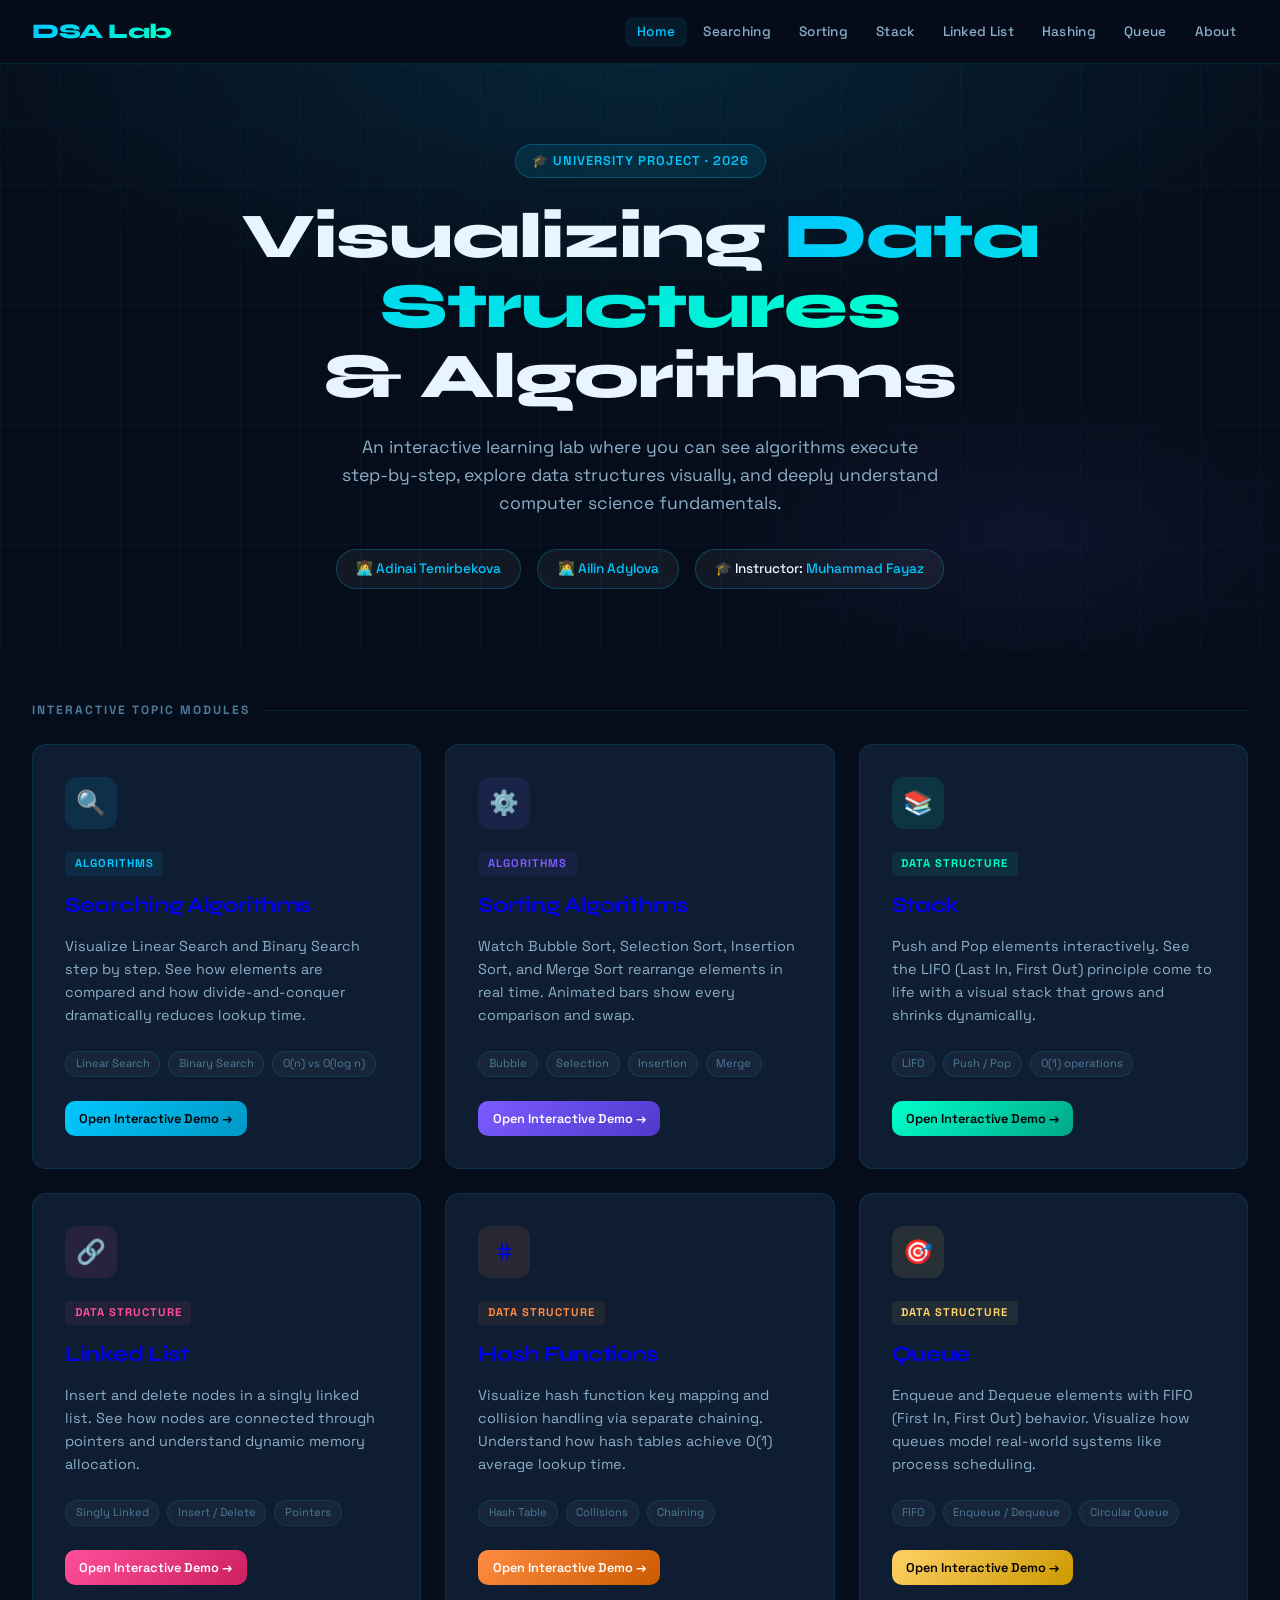
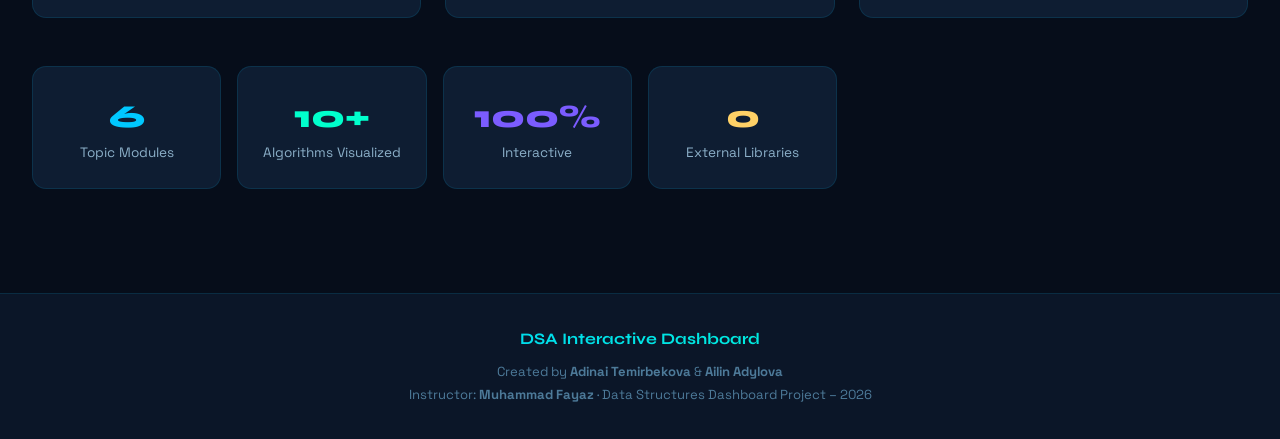
<file: index.html>
<!DOCTYPE html>
<html lang="en">
<head>
  <meta charset="UTF-8" />
  <meta name="viewport" content="width=device-width, initial-scale=1.0" />
  <title>DSA Interactive Dashboard</title>
  <link rel="stylesheet" href="style.css" />
</head>
<body>

<!-- ── Navigation ── -->
<nav>
  <a href="index.html" class="nav-logo">DSA Lab</a>
  <ul class="nav-links">
    <li><a href="index.html">Home</a></li>
    <li><a href="searching.html">Searching</a></li>
    <li><a href="sorting.html">Sorting</a></li>
    <li><a href="stack.html">Stack</a></li>
    <li><a href="linkedlist.html">Linked List</a></li>
    <li><a href="hashing.html">Hashing</a></li>
    <li><a href="queue.html">Queue</a></li>
    <li><a href="about.html">About</a></li>
  </ul>
</nav>

<!-- ── Hero ── -->
<section class="hero">
  <div class="hero-grid"></div>
  <div class="hero-badge">🎓 University Project · 2026</div>
  <h1>Visualizing <span>Data Structures</span><br>&amp; Algorithms</h1>
  <p>An interactive learning lab where you can see algorithms execute step-by-step, explore data structures visually, and deeply understand computer science fundamentals.</p>
  <div class="hero-authors">
    <div class="author-chip">👩‍💻 <span>Adinai Temirbekova</span></div>
    <div class="author-chip">👩‍💻 <span>Ailin Adylova</span></div>
    <div class="author-chip">🎓 Instructor: <span>Muhammad Fayaz</span></div>
  </div>
</section>

<!-- ── Dashboard ── -->
<main class="dashboard">
  <div class="section-label">Interactive Topic Modules</div>
  <div class="cards-grid">

    <!-- Searching -->
    <a href="searching.html" class="topic-card reveal" style="--card-accent:linear-gradient(90deg,#00c8ff,#00e5ff);--card-icon-bg:rgba(0,200,255,0.1);--card-color:#00c8ff;--card-tag-bg:rgba(0,200,255,0.08);animation-delay:0.05s">
      <div class="card-icon">🔍</div>
      <div class="card-tag">Algorithms</div>
      <h3>Searching Algorithms</h3>
      <p>Visualize Linear Search and Binary Search step by step. See how elements are compared and how divide-and-conquer dramatically reduces lookup time.</p>
      <div class="card-meta">
        <span class="meta-pill">Linear Search</span>
        <span class="meta-pill">Binary Search</span>
        <span class="meta-pill">O(n) vs O(log n)</span>
      </div>
      <span class="btn btn-primary btn-sm">Open Interactive Demo →</span>
    </a>

    <!-- Sorting -->
    <a href="sorting.html" class="topic-card reveal" style="--card-accent:linear-gradient(90deg,#7b5cff,#00c8ff);--card-icon-bg:rgba(123,92,255,0.1);--card-color:#7b5cff;--card-tag-bg:rgba(123,92,255,0.08);animation-delay:0.1s">
      <div class="card-icon" style="background:rgba(123,92,255,0.1);">⚙️</div>
      <div class="card-tag" style="color:#7b5cff;background:rgba(123,92,255,0.08);">Algorithms</div>
      <h3>Sorting Algorithms</h3>
      <p>Watch Bubble Sort, Selection Sort, Insertion Sort, and Merge Sort rearrange elements in real time. Animated bars show every comparison and swap.</p>
      <div class="card-meta">
        <span class="meta-pill">Bubble</span>
        <span class="meta-pill">Selection</span>
        <span class="meta-pill">Insertion</span>
        <span class="meta-pill">Merge</span>
      </div>
      <span class="btn btn-sm" style="background:linear-gradient(135deg,#7b5cff,#5038cc);color:#fff;">Open Interactive Demo →</span>
    </a>

    <!-- Stack -->
    <a href="stack.html" class="topic-card reveal" style="--card-accent:linear-gradient(90deg,#00ffcc,#00c8ff);--card-icon-bg:rgba(0,255,204,0.1);--card-color:#00ffcc;--card-tag-bg:rgba(0,255,204,0.08);animation-delay:0.15s">
      <div class="card-icon" style="background:rgba(0,255,204,0.1);">📚</div>
      <div class="card-tag" style="color:#00ffcc;background:rgba(0,255,204,0.08);">Data Structure</div>
      <h3>Stack</h3>
      <p>Push and Pop elements interactively. See the LIFO (Last In, First Out) principle come to life with a visual stack that grows and shrinks dynamically.</p>
      <div class="card-meta">
        <span class="meta-pill">LIFO</span>
        <span class="meta-pill">Push / Pop</span>
        <span class="meta-pill">O(1) operations</span>
      </div>
      <span class="btn btn-sm" style="background:linear-gradient(135deg,#00ffcc,#00a888);color:#000;">Open Interactive Demo →</span>
    </a>

    <!-- Linked List -->
    <a href="linkedlist.html" class="topic-card reveal" style="--card-accent:linear-gradient(90deg,#ff4f9b,#ff8c42);--card-icon-bg:rgba(255,79,155,0.1);--card-color:#ff4f9b;--card-tag-bg:rgba(255,79,155,0.08);animation-delay:0.2s">
      <div class="card-icon" style="background:rgba(255,79,155,0.1);">🔗</div>
      <div class="card-tag" style="color:#ff4f9b;background:rgba(255,79,155,0.08);">Data Structure</div>
      <h3>Linked List</h3>
      <p>Insert and delete nodes in a singly linked list. See how nodes are connected through pointers and understand dynamic memory allocation.</p>
      <div class="card-meta">
        <span class="meta-pill">Singly Linked</span>
        <span class="meta-pill">Insert / Delete</span>
        <span class="meta-pill">Pointers</span>
      </div>
      <span class="btn btn-sm" style="background:linear-gradient(135deg,#ff4f9b,#cc2060);color:#fff;">Open Interactive Demo →</span>
    </a>

    <!-- Hashing -->
    <a href="hashing.html" class="topic-card reveal" style="--card-accent:linear-gradient(90deg,#ff8c42,#ffd166);--card-icon-bg:rgba(255,140,66,0.1);--card-color:#ff8c42;--card-tag-bg:rgba(255,140,66,0.08);animation-delay:0.25s">
      <div class="card-icon" style="background:rgba(255,140,66,0.1);">#</div>
      <div class="card-tag" style="color:#ff8c42;background:rgba(255,140,66,0.08);">Data Structure</div>
      <h3>Hash Functions</h3>
      <p>Visualize hash function key mapping and collision handling via separate chaining. Understand how hash tables achieve O(1) average lookup time.</p>
      <div class="card-meta">
        <span class="meta-pill">Hash Table</span>
        <span class="meta-pill">Collisions</span>
        <span class="meta-pill">Chaining</span>
      </div>
      <span class="btn btn-sm" style="background:linear-gradient(135deg,#ff8c42,#cc5a00);color:#fff;">Open Interactive Demo →</span>
    </a>

    <!-- Queue -->
    <a href="queue.html" class="topic-card reveal" style="--card-accent:linear-gradient(90deg,#ffd166,#00e5a0);--card-icon-bg:rgba(255,209,102,0.1);--card-color:#ffd166;--card-tag-bg:rgba(255,209,102,0.08);animation-delay:0.3s">
      <div class="card-icon" style="background:rgba(255,209,102,0.1);">🎯</div>
      <div class="card-tag" style="color:#ffd166;background:rgba(255,209,102,0.08);">Data Structure</div>
      <h3>Queue</h3>
      <p>Enqueue and Dequeue elements with FIFO (First In, First Out) behavior. Visualize how queues model real-world systems like process scheduling.</p>
      <div class="card-meta">
        <span class="meta-pill">FIFO</span>
        <span class="meta-pill">Enqueue / Dequeue</span>
        <span class="meta-pill">Circular Queue</span>
      </div>
      <span class="btn btn-sm" style="background:linear-gradient(135deg,#ffd166,#cc9900);color:#000;">Open Interactive Demo →</span>
    </a>

  </div>

  <!-- Stats Strip -->
  <div style="display:grid;grid-template-columns:repeat(auto-fill,minmax(180px,1fr));gap:1rem;margin-top:3rem;" class="reveal">
    <div class="content-section" style="text-align:center;padding:1.5rem;">
      <div style="font-size:2rem;font-family:var(--font-display);font-weight:800;color:var(--cyan);">6</div>
      <div style="color:var(--text2);font-size:0.85rem;">Topic Modules</div>
    </div>
    <div class="content-section" style="text-align:center;padding:1.5rem;">
      <div style="font-size:2rem;font-family:var(--font-display);font-weight:800;color:var(--teal);">10+</div>
      <div style="color:var(--text2);font-size:0.85rem;">Algorithms Visualized</div>
    </div>
    <div class="content-section" style="text-align:center;padding:1.5rem;">
      <div style="font-size:2rem;font-family:var(--font-display);font-weight:800;color:var(--purple);">100%</div>
      <div style="color:var(--text2);font-size:0.85rem;">Interactive</div>
    </div>
    <div class="content-section" style="text-align:center;padding:1.5rem;">
      <div style="font-size:2rem;font-family:var(--font-display);font-weight:800;color:var(--yellow);">0</div>
      <div style="color:var(--text2);font-size:0.85rem;">External Libraries</div>
    </div>
  </div>
</main>

<!-- ── Footer ── -->
<footer>
  <div class="footer-inner">
    <div class="footer-title">DSA Interactive Dashboard</div>
    <p>Created by <strong>Adinai Temirbekova</strong> &amp; <strong>Ailin Adylova</strong><br>
    Instructor: <strong>Muhammad Fayaz</strong> · Data Structures Dashboard Project – 2026</p>
  </div>
</footer>

<script src="script.js"></script>
</body>
</html>
</file>
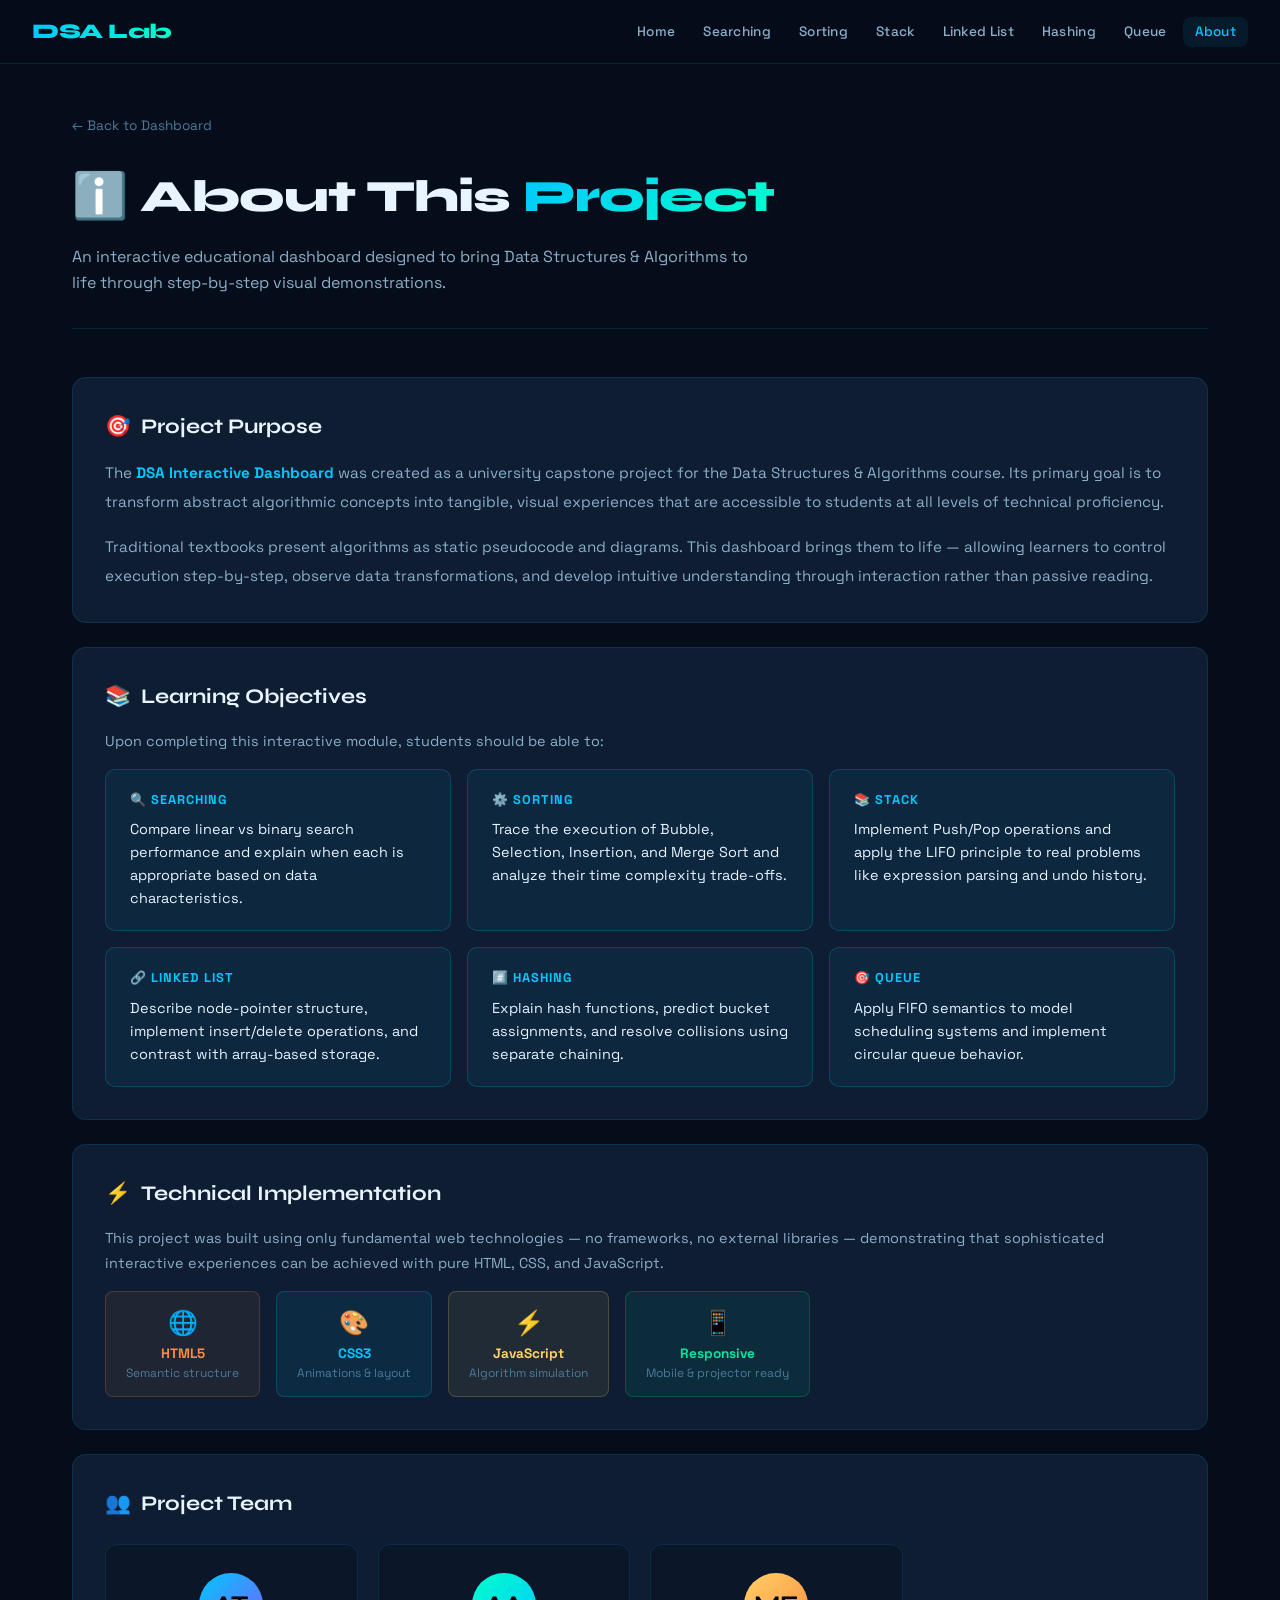
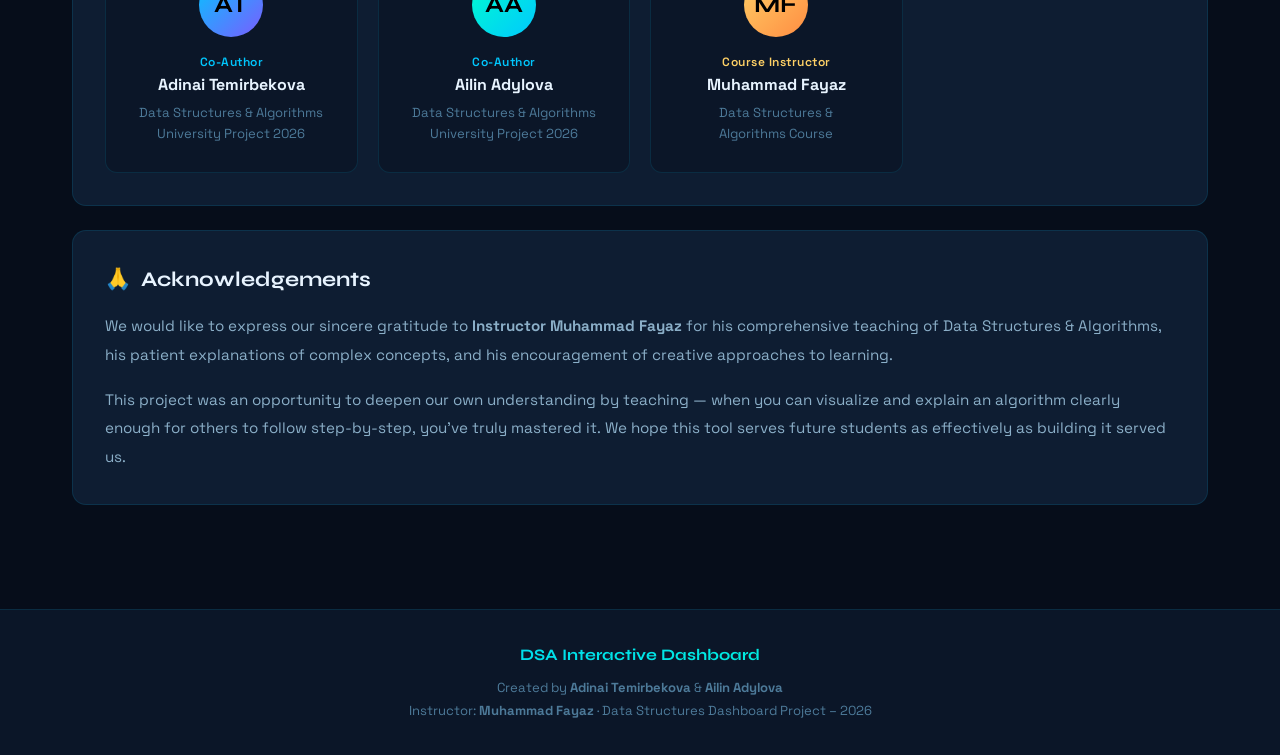
<file: about.html>
<!DOCTYPE html>
<html lang="en">
<head>
  <meta charset="UTF-8" />
  <meta name="viewport" content="width=device-width, initial-scale=1.0" />
  <title>About · DSA Dashboard</title>
  <link rel="stylesheet" href="style.css" />
</head>
<body>

<nav>
  <a href="index.html" class="nav-logo">DSA Lab</a>
  <ul class="nav-links">
    <li><a href="index.html">Home</a></li>
    <li><a href="searching.html">Searching</a></li>
    <li><a href="sorting.html">Sorting</a></li>
    <li><a href="stack.html">Stack</a></li>
    <li><a href="linkedlist.html">Linked List</a></li>
    <li><a href="hashing.html">Hashing</a></li>
    <li><a href="queue.html">Queue</a></li>
    <li><a href="about.html">About</a></li>
  </ul>
</nav>

<main class="page-container">
  <div class="page-header">
    <a href="index.html" class="back-link">← Back to Dashboard</a>
    <h1>ℹ️ About This <span>Project</span></h1>
    <p>An interactive educational dashboard designed to bring Data Structures &amp; Algorithms to life through step-by-step visual demonstrations.</p>
  </div>

  <!-- Project Purpose -->
  <div class="content-section reveal">
    <h2><span class="icon">🎯</span> Project Purpose</h2>
    <p style="color:var(--text2);font-size:0.95rem;line-height:1.9;">
      The <strong class="text-cyan">DSA Interactive Dashboard</strong> was created as a university capstone project for the Data Structures &amp; Algorithms course. Its primary goal is to transform abstract algorithmic concepts into tangible, visual experiences that are accessible to students at all levels of technical proficiency.
    </p>
    <p style="color:var(--text2);font-size:0.95rem;line-height:1.9;margin-top:1rem;">
      Traditional textbooks present algorithms as static pseudocode and diagrams. This dashboard brings them to life — allowing learners to control execution step-by-step, observe data transformations, and develop intuitive understanding through interaction rather than passive reading.
    </p>
  </div>

  <!-- Learning Objectives -->
  <div class="content-section reveal">
    <h2><span class="icon">📚</span> Learning Objectives</h2>
    <p style="color:var(--text2);font-size:0.9rem;margin-bottom:1rem;">Upon completing this interactive module, students should be able to:</p>
    <div style="display:grid;grid-template-columns:repeat(auto-fill,minmax(280px,1fr));gap:1rem;">
      <div class="concept-box" style="margin:0;">
        <div class="concept-title">🔍 Searching</div>
        Compare linear vs binary search performance and explain when each is appropriate based on data characteristics.
      </div>
      <div class="concept-box" style="margin:0;">
        <div class="concept-title">⚙️ Sorting</div>
        Trace the execution of Bubble, Selection, Insertion, and Merge Sort and analyze their time complexity trade-offs.
      </div>
      <div class="concept-box" style="margin:0;">
        <div class="concept-title">📚 Stack</div>
        Implement Push/Pop operations and apply the LIFO principle to real problems like expression parsing and undo history.
      </div>
      <div class="concept-box" style="margin:0;">
        <div class="concept-title">🔗 Linked List</div>
        Describe node-pointer structure, implement insert/delete operations, and contrast with array-based storage.
      </div>
      <div class="concept-box" style="margin:0;">
        <div class="concept-title">#️⃣ Hashing</div>
        Explain hash functions, predict bucket assignments, and resolve collisions using separate chaining.
      </div>
      <div class="concept-box" style="margin:0;">
        <div class="concept-title">🎯 Queue</div>
        Apply FIFO semantics to model scheduling systems and implement circular queue behavior.
      </div>
    </div>
  </div>

  <!-- Tech Stack -->
  <div class="content-section reveal">
    <h2><span class="icon">⚡</span> Technical Implementation</h2>
    <p style="color:var(--text2);font-size:0.9rem;line-height:1.7;margin-bottom:1rem;">
      This project was built using only fundamental web technologies — no frameworks, no external libraries — demonstrating that sophisticated interactive experiences can be achieved with pure HTML, CSS, and JavaScript.
    </p>
    <div style="display:flex;gap:1rem;flex-wrap:wrap;">
      <div style="background:rgba(255,140,66,0.08);border:1px solid rgba(255,140,66,0.2);border-radius:8px;padding:0.75rem 1.25rem;text-align:center;">
        <div style="font-size:1.5rem;">🌐</div>
        <div style="color:var(--orange);font-weight:700;font-size:0.85rem;">HTML5</div>
        <div style="color:var(--text3);font-size:0.75rem;">Semantic structure</div>
      </div>
      <div style="background:rgba(0,200,255,0.08);border:1px solid rgba(0,200,255,0.2);border-radius:8px;padding:0.75rem 1.25rem;text-align:center;">
        <div style="font-size:1.5rem;">🎨</div>
        <div style="color:var(--cyan);font-weight:700;font-size:0.85rem;">CSS3</div>
        <div style="color:var(--text3);font-size:0.75rem;">Animations &amp; layout</div>
      </div>
      <div style="background:rgba(255,209,102,0.08);border:1px solid rgba(255,209,102,0.2);border-radius:8px;padding:0.75rem 1.25rem;text-align:center;">
        <div style="font-size:1.5rem;">⚡</div>
        <div style="color:var(--yellow);font-weight:700;font-size:0.85rem;">JavaScript</div>
        <div style="color:var(--text3);font-size:0.75rem;">Algorithm simulation</div>
      </div>
      <div style="background:rgba(0,229,160,0.08);border:1px solid rgba(0,229,160,0.2);border-radius:8px;padding:0.75rem 1.25rem;text-align:center;">
        <div style="font-size:1.5rem;">📱</div>
        <div style="color:var(--green);font-weight:700;font-size:0.85rem;">Responsive</div>
        <div style="color:var(--text3);font-size:0.75rem;">Mobile &amp; projector ready</div>
      </div>
    </div>
  </div>

  <!-- Team -->
  <div class="content-section reveal">
    <h2><span class="icon">👥</span> Project Team</h2>
    <div class="team-grid">
      <div class="team-card">
        <div class="team-avatar">AT</div>
        <div class="role">Co-Author</div>
        <h4>Adinai Temirbekova</h4>
        <p>Data Structures &amp; Algorithms<br>University Project 2026</p>
      </div>
      <div class="team-card">
        <div class="team-avatar" style="background:linear-gradient(135deg,var(--teal),var(--cyan));">AA</div>
        <div class="role">Co-Author</div>
        <h4>Ailin Adylova</h4>
        <p>Data Structures &amp; Algorithms<br>University Project 2026</p>
      </div>
      <div class="team-card">
        <div class="team-avatar" style="background:linear-gradient(135deg,var(--yellow),var(--orange));">MF</div>
        <div class="role" style="color:var(--yellow);">Course Instructor</div>
        <h4>Muhammad Fayaz</h4>
        <p>Data Structures &amp;<br>Algorithms Course</p>
      </div>
    </div>
  </div>

  <!-- Acknowledgements -->
  <div class="content-section reveal">
    <h2><span class="icon">🙏</span> Acknowledgements</h2>
    <p style="color:var(--text2);font-size:0.95rem;line-height:1.9;">
      We would like to express our sincere gratitude to <strong>Instructor Muhammad Fayaz</strong> for his comprehensive teaching of Data Structures &amp; Algorithms, his patient explanations of complex concepts, and his encouragement of creative approaches to learning.
    </p>
    <p style="color:var(--text2);font-size:0.95rem;line-height:1.9;margin-top:1rem;">
      This project was an opportunity to deepen our own understanding by teaching — when you can visualize and explain an algorithm clearly enough for others to follow step-by-step, you've truly mastered it. We hope this tool serves future students as effectively as building it served us.
    </p>
  </div>
</main>

<footer>
  <div class="footer-inner">
    <div class="footer-title">DSA Interactive Dashboard</div>
    <p>Created by <strong>Adinai Temirbekova</strong> &amp; <strong>Ailin Adylova</strong><br>
    Instructor: <strong>Muhammad Fayaz</strong> · Data Structures Dashboard Project – 2026</p>
  </div>
</footer>

<script src="script.js"></script>
</body>
</html>
</file>
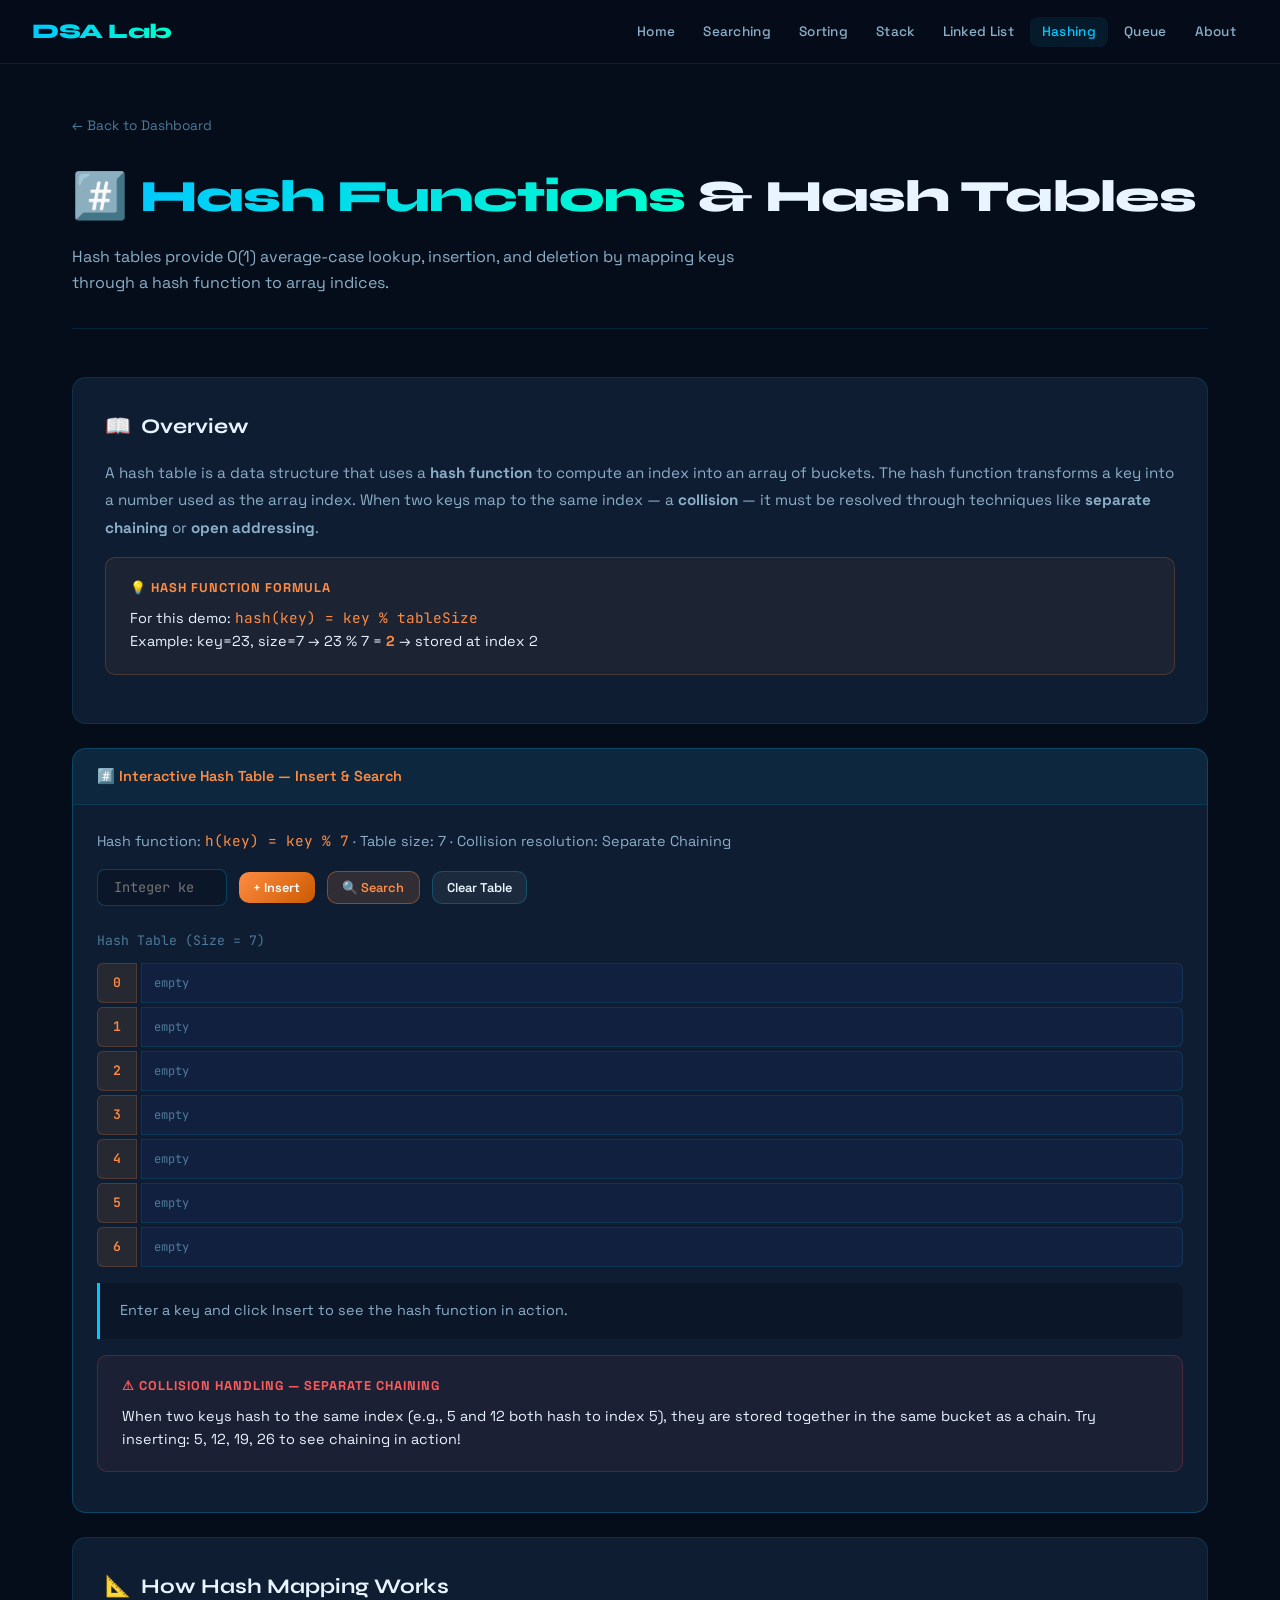
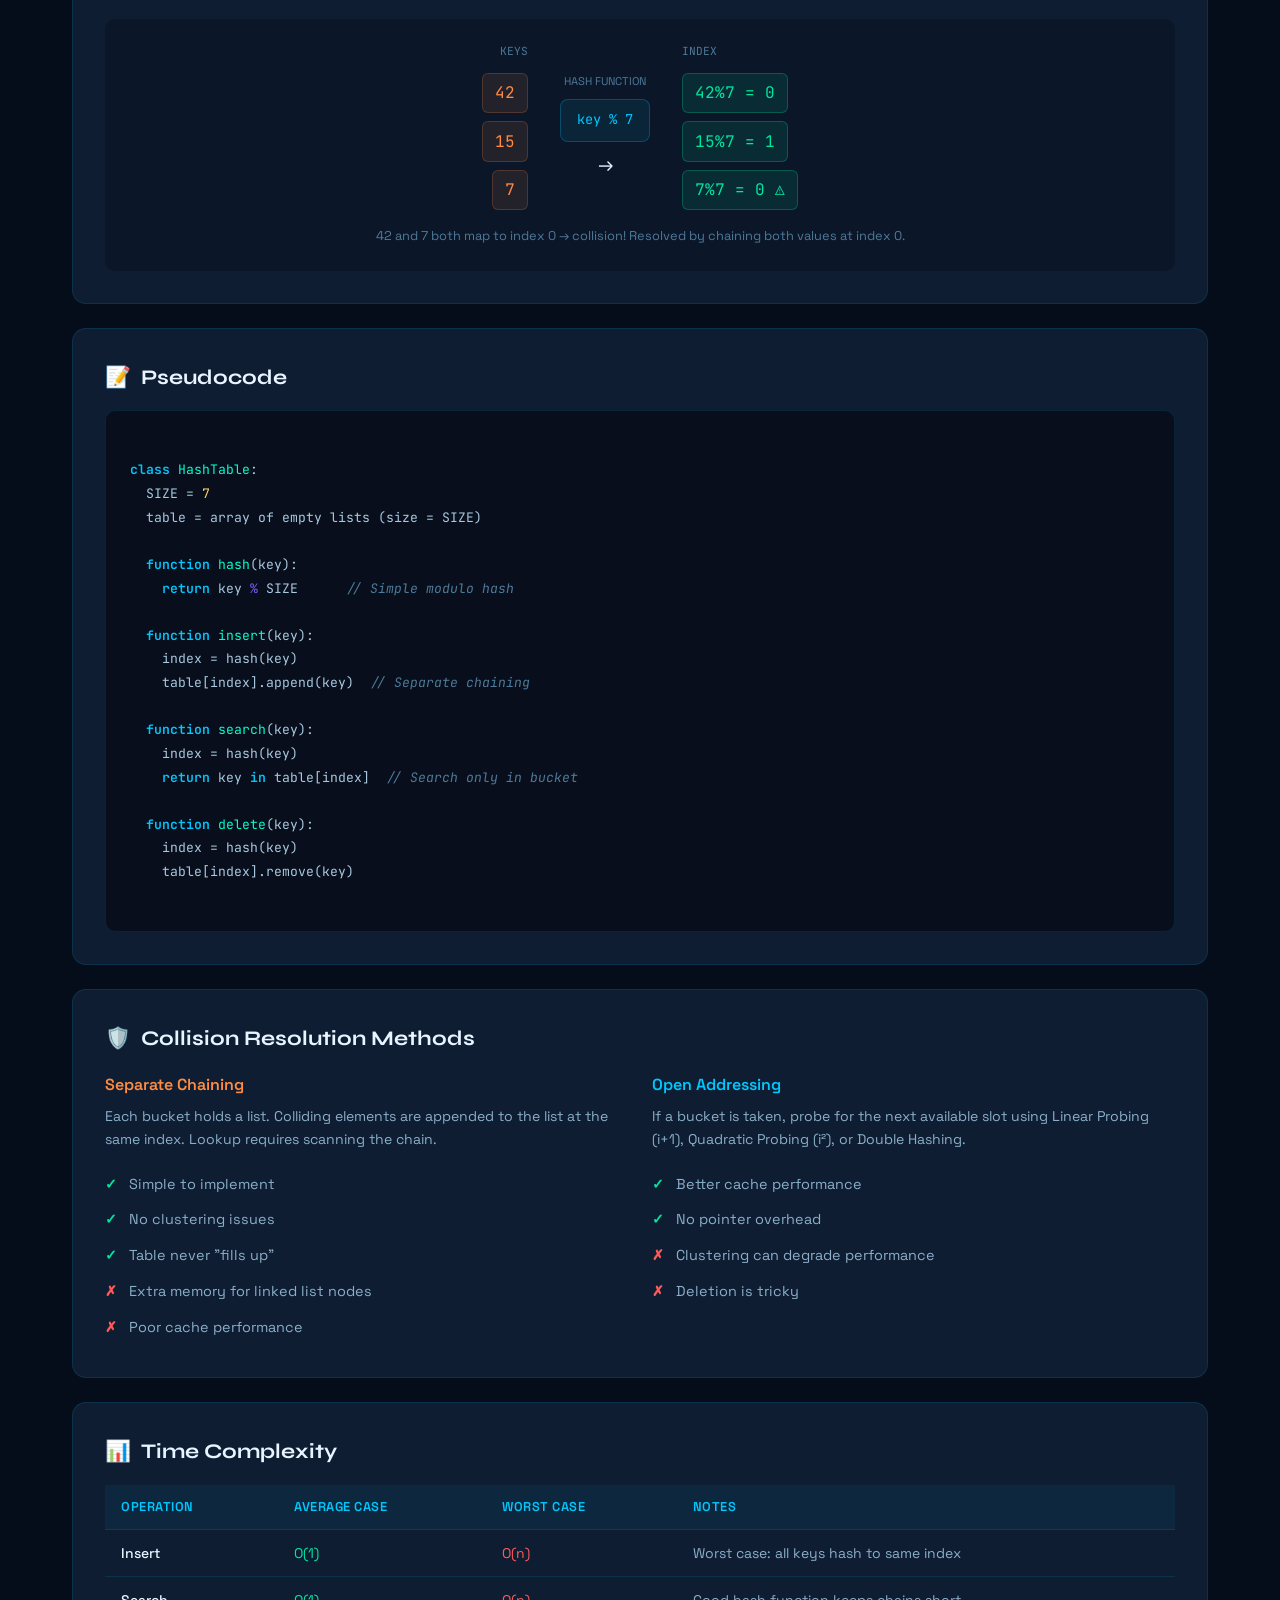
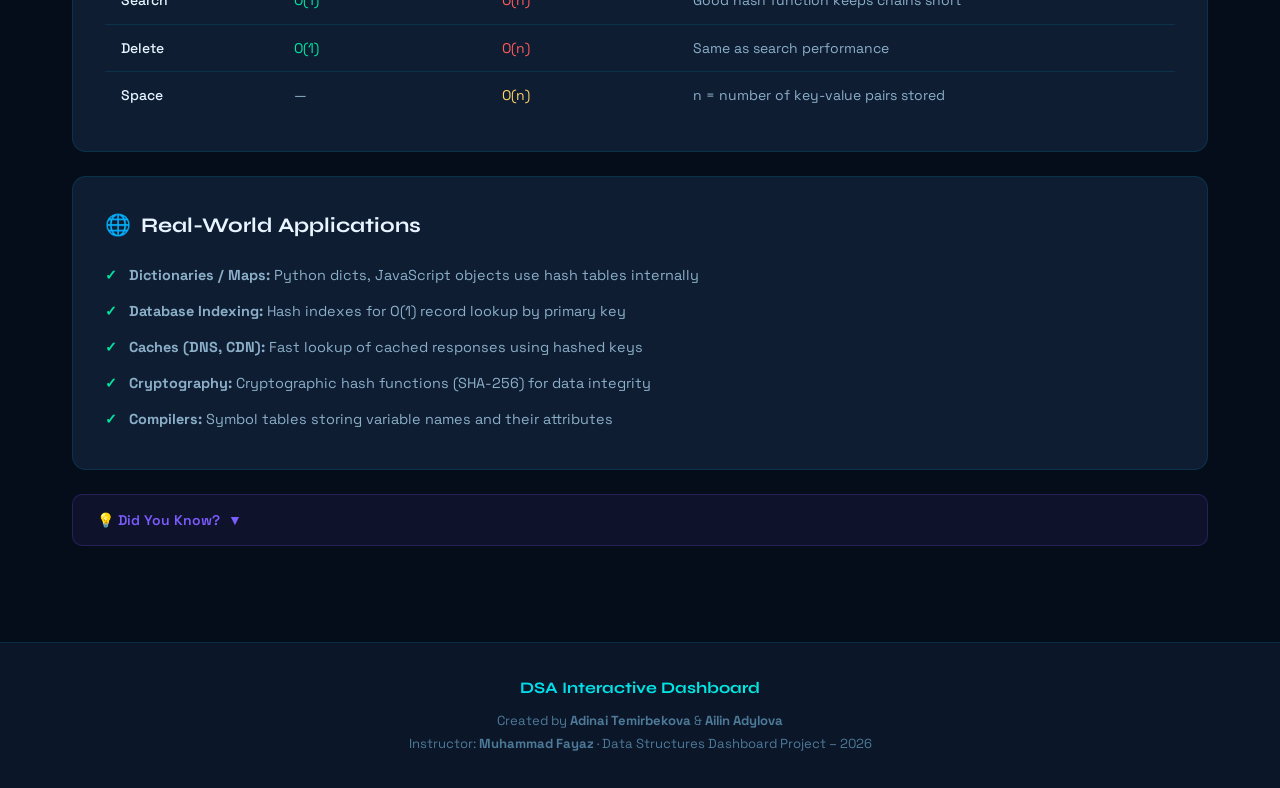
<file: hashing.html>
<!DOCTYPE html>
<html lang="en">
<head>
  <meta charset="UTF-8" />
  <meta name="viewport" content="width=device-width, initial-scale=1.0" />
  <title>Hashing · DSA Dashboard</title>
  <link rel="stylesheet" href="style.css" />
</head>
<body>

<nav>
  <a href="index.html" class="nav-logo">DSA Lab</a>
  <ul class="nav-links">
    <li><a href="index.html">Home</a></li>
    <li><a href="searching.html">Searching</a></li>
    <li><a href="sorting.html">Sorting</a></li>
    <li><a href="stack.html">Stack</a></li>
    <li><a href="linkedlist.html">Linked List</a></li>
    <li><a href="hashing.html">Hashing</a></li>
    <li><a href="queue.html">Queue</a></li>
    <li><a href="about.html">About</a></li>
  </ul>
</nav>

<main class="page-container">
  <div class="page-header">
    <a href="index.html" class="back-link">← Back to Dashboard</a>
    <h1>#️⃣ <span>Hash Functions</span> &amp; Hash Tables</h1>
    <p>Hash tables provide O(1) average-case lookup, insertion, and deletion by mapping keys through a hash function to array indices.</p>
  </div>

  <!-- Overview -->
  <div class="content-section reveal">
    <h2><span class="icon">📖</span> Overview</h2>
    <p style="color:var(--text2);font-size:0.95rem;line-height:1.8;">
      A hash table is a data structure that uses a <strong class="text-orange">hash function</strong> to compute an index into an array of buckets. The hash function transforms a key into a number used as the array index. When two keys map to the same index — a <strong class="text-orange">collision</strong> — it must be resolved through techniques like <strong>separate chaining</strong> or <strong>open addressing</strong>.
    </p>
    <div class="concept-box mt2" style="background:rgba(255,140,66,0.06);border-color:rgba(255,140,66,0.2);">
      <div class="concept-title" style="color:var(--orange);">💡 Hash Function Formula</div>
      For this demo: <code style="color:var(--orange);font-family:var(--font-mono);">hash(key) = key % tableSize</code><br>
      Example: key=23, size=7 → 23 % 7 = <strong style="color:var(--orange);">2</strong> → stored at index 2
    </div>
  </div>

  <!-- DEMO -->
  <div class="demo-section reveal">
    <div class="demo-header" style="color:var(--orange);">#️⃣ Interactive Hash Table — Insert &amp; Search</div>
    <div class="demo-body">
      <p style="color:var(--text2);font-size:0.9rem;margin-bottom:1rem;">Hash function: <code class="text-mono" style="color:var(--orange);">h(key) = key % 7</code> · Table size: 7 · Collision resolution: Separate Chaining</p>
      <div class="demo-controls">
        <input type="number" id="hash-input" class="demo-input" placeholder="Integer key" style="width:130px;" />
        <button id="hash-insert" class="btn btn-sm" style="background:linear-gradient(135deg,var(--orange),#cc5a00);color:#fff;">+ Insert</button>
        <button id="hash-search" class="btn btn-sm" style="background:rgba(255,140,66,0.15);border:1px solid rgba(255,140,66,0.35);color:var(--orange);">🔍 Search</button>
        <button id="hash-clear"  class="btn btn-secondary btn-sm">Clear Table</button>
      </div>

      <div style="margin-bottom:0.75rem;font-size:0.82rem;color:var(--text3);font-family:var(--font-mono);">Hash Table (Size = 7)</div>
      <div class="hash-table-viz" id="hash-table"></div>

      <div class="step-panel" id="hash-msg" style="margin-top:1rem;">Enter a key and click Insert to see the hash function in action.</div>

      <!-- Collision explanation -->
      <div class="concept-box mt2" style="background:rgba(255,90,90,0.06);border-color:rgba(255,90,90,0.2);">
        <div class="concept-title" style="color:var(--red);">⚠ Collision Handling — Separate Chaining</div>
        When two keys hash to the same index (e.g., 5 and 12 both hash to index 5), they are stored together in the same bucket as a chain. Try inserting: 5, 12, 19, 26 to see chaining in action!
      </div>
    </div>
  </div>

  <!-- Visual mapping diagram -->
  <div class="content-section reveal">
    <h2><span class="icon">📐</span> How Hash Mapping Works</h2>
    <div style="background:var(--bg2);border-radius:10px;padding:1.5rem;overflow-x:auto;">
      <div style="display:flex;align-items:center;justify-content:center;gap:2rem;flex-wrap:wrap;min-width:400px;">
        <!-- Keys -->
        <div style="display:flex;flex-direction:column;gap:0.5rem;align-items:flex-end;">
          <div style="font-size:0.7rem;color:var(--text3);text-align:right;margin-bottom:0.25rem;font-family:var(--font-mono);">KEYS</div>
          <div style="background:rgba(255,140,66,0.1);border:1px solid rgba(255,140,66,0.2);border-radius:6px;padding:0.4rem 0.75rem;font-family:var(--font-mono);color:var(--orange);">42</div>
          <div style="background:rgba(255,140,66,0.1);border:1px solid rgba(255,140,66,0.2);border-radius:6px;padding:0.4rem 0.75rem;font-family:var(--font-mono);color:var(--orange);">15</div>
          <div style="background:rgba(255,140,66,0.1);border:1px solid rgba(255,140,66,0.2);border-radius:6px;padding:0.4rem 0.75rem;font-family:var(--font-mono);color:var(--orange);">7</div>
        </div>
        <!-- Arrow + Function -->
        <div style="text-align:center;">
          <div style="font-size:0.7rem;color:var(--text3);margin-bottom:0.5rem;">HASH FUNCTION</div>
          <div style="background:rgba(0,200,255,0.08);border:1px solid var(--border2);border-radius:8px;padding:0.6rem 1rem;font-family:var(--font-mono);font-size:0.85rem;color:var(--cyan);">key % 7</div>
          <div style="font-size:1.2rem;margin-top:0.5rem;">→</div>
        </div>
        <!-- Indices -->
        <div style="display:flex;flex-direction:column;gap:0.5rem;align-items:flex-start;">
          <div style="font-size:0.7rem;color:var(--text3);margin-bottom:0.25rem;font-family:var(--font-mono);">INDEX</div>
          <div style="background:rgba(0,229,160,0.1);border:1px solid rgba(0,229,160,0.25);border-radius:6px;padding:0.4rem 0.75rem;font-family:var(--font-mono);color:var(--green);">42%7 = 0</div>
          <div style="background:rgba(0,229,160,0.1);border:1px solid rgba(0,229,160,0.25);border-radius:6px;padding:0.4rem 0.75rem;font-family:var(--font-mono);color:var(--green);">15%7 = 1</div>
          <div style="background:rgba(0,229,160,0.1);border:1px solid rgba(0,229,160,0.25);border-radius:6px;padding:0.4rem 0.75rem;font-family:var(--font-mono);color:var(--green);">7%7 = 0 ⚠</div>
        </div>
      </div>
      <p style="color:var(--text3);font-size:0.8rem;text-align:center;margin-top:1rem;">42 and 7 both map to index 0 → collision! Resolved by chaining both values at index 0.</p>
    </div>
  </div>

  <!-- Pseudocode -->
  <div class="content-section reveal">
    <h2><span class="icon">📝</span> Pseudocode</h2>
    <div class="pseudocode">
<span class="kw">class</span> <span class="fn">HashTable</span>:
  SIZE = <span class="nm">7</span>
  table = array of empty lists (size = SIZE)

  <span class="kw">function</span> <span class="fn">hash</span>(key):
    <span class="kw">return</span> key <span class="op">%</span> SIZE      <span class="cm">// Simple modulo hash</span>

  <span class="kw">function</span> <span class="fn">insert</span>(key):
    index = hash(key)
    table[index].append(key)  <span class="cm">// Separate chaining</span>

  <span class="kw">function</span> <span class="fn">search</span>(key):
    index = hash(key)
    <span class="kw">return</span> key <span class="kw">in</span> table[index]  <span class="cm">// Search only in bucket</span>

  <span class="kw">function</span> <span class="fn">delete</span>(key):
    index = hash(key)
    table[index].remove(key)
    </div>
  </div>

  <!-- Collision Methods -->
  <div class="content-section reveal">
    <h2><span class="icon">🛡️</span> Collision Resolution Methods</h2>
    <div class="two-col">
      <div>
        <p style="color:var(--orange);font-weight:600;margin-bottom:0.5rem;">Separate Chaining</p>
        <p style="color:var(--text2);font-size:0.88rem;line-height:1.6;">Each bucket holds a list. Colliding elements are appended to the list at the same index. Lookup requires scanning the chain.</p>
        <ul class="adv-list pros mt2">
          <li>Simple to implement</li>
          <li>No clustering issues</li>
          <li>Table never "fills up"</li>
        </ul>
        <ul class="adv-list cons">
          <li>Extra memory for linked list nodes</li>
          <li>Poor cache performance</li>
        </ul>
      </div>
      <div>
        <p style="color:var(--cyan);font-weight:600;margin-bottom:0.5rem;">Open Addressing</p>
        <p style="color:var(--text2);font-size:0.88rem;line-height:1.6;">If a bucket is taken, probe for the next available slot using Linear Probing (i+1), Quadratic Probing (i²), or Double Hashing.</p>
        <ul class="adv-list pros mt2">
          <li>Better cache performance</li>
          <li>No pointer overhead</li>
        </ul>
        <ul class="adv-list cons">
          <li>Clustering can degrade performance</li>
          <li>Deletion is tricky</li>
        </ul>
      </div>
    </div>
  </div>

  <!-- Complexity -->
  <div class="content-section reveal">
    <h2><span class="icon">📊</span> Time Complexity</h2>
    <table class="complexity-table">
      <thead><tr><th>Operation</th><th>Average Case</th><th>Worst Case</th><th>Notes</th></tr></thead>
      <tbody>
        <tr><td>Insert</td><td class="good">O(1)</td><td class="bad">O(n)</td><td>Worst case: all keys hash to same index</td></tr>
        <tr><td>Search</td><td class="good">O(1)</td><td class="bad">O(n)</td><td>Good hash function keeps chains short</td></tr>
        <tr><td>Delete</td><td class="good">O(1)</td><td class="bad">O(n)</td><td>Same as search performance</td></tr>
        <tr><td>Space</td><td>—</td><td class="mid">O(n)</td><td>n = number of key-value pairs stored</td></tr>
      </tbody>
    </table>
  </div>

  <!-- Applications -->
  <div class="content-section reveal">
    <h2><span class="icon">🌐</span> Real-World Applications</h2>
    <ul class="adv-list pros" style="color:var(--text2);">
      <li><strong>Dictionaries / Maps:</strong> Python dicts, JavaScript objects use hash tables internally</li>
      <li><strong>Database Indexing:</strong> Hash indexes for O(1) record lookup by primary key</li>
      <li><strong>Caches (DNS, CDN):</strong> Fast lookup of cached responses using hashed keys</li>
      <li><strong>Cryptography:</strong> Cryptographic hash functions (SHA-256) for data integrity</li>
      <li><strong>Compilers:</strong> Symbol tables storing variable names and their attributes</li>
    </ul>
  </div>

  <div class="did-you-know reveal">
    <button class="dyk-toggle">💡 Did You Know? <span class="dyk-arrow">▼</span></button>
    <div class="dyk-content">
      Python's dictionary was so well-designed that it was famously called "the fastest hash table implementation." In Python 3.6+, dicts also preserve insertion order — a combination of hash table efficiency AND linked list ordering. The average load factor before resizing is 2/3, balancing memory efficiency with collision frequency.
    </div>
  </div>
</main>

<footer>
  <div class="footer-inner">
    <div class="footer-title">DSA Interactive Dashboard</div>
    <p>Created by <strong>Adinai Temirbekova</strong> &amp; <strong>Ailin Adylova</strong><br>
    Instructor: <strong>Muhammad Fayaz</strong> · Data Structures Dashboard Project – 2026</p>
  </div>
</footer>

<script src="script.js"></script>
</body>
</html>
</file>
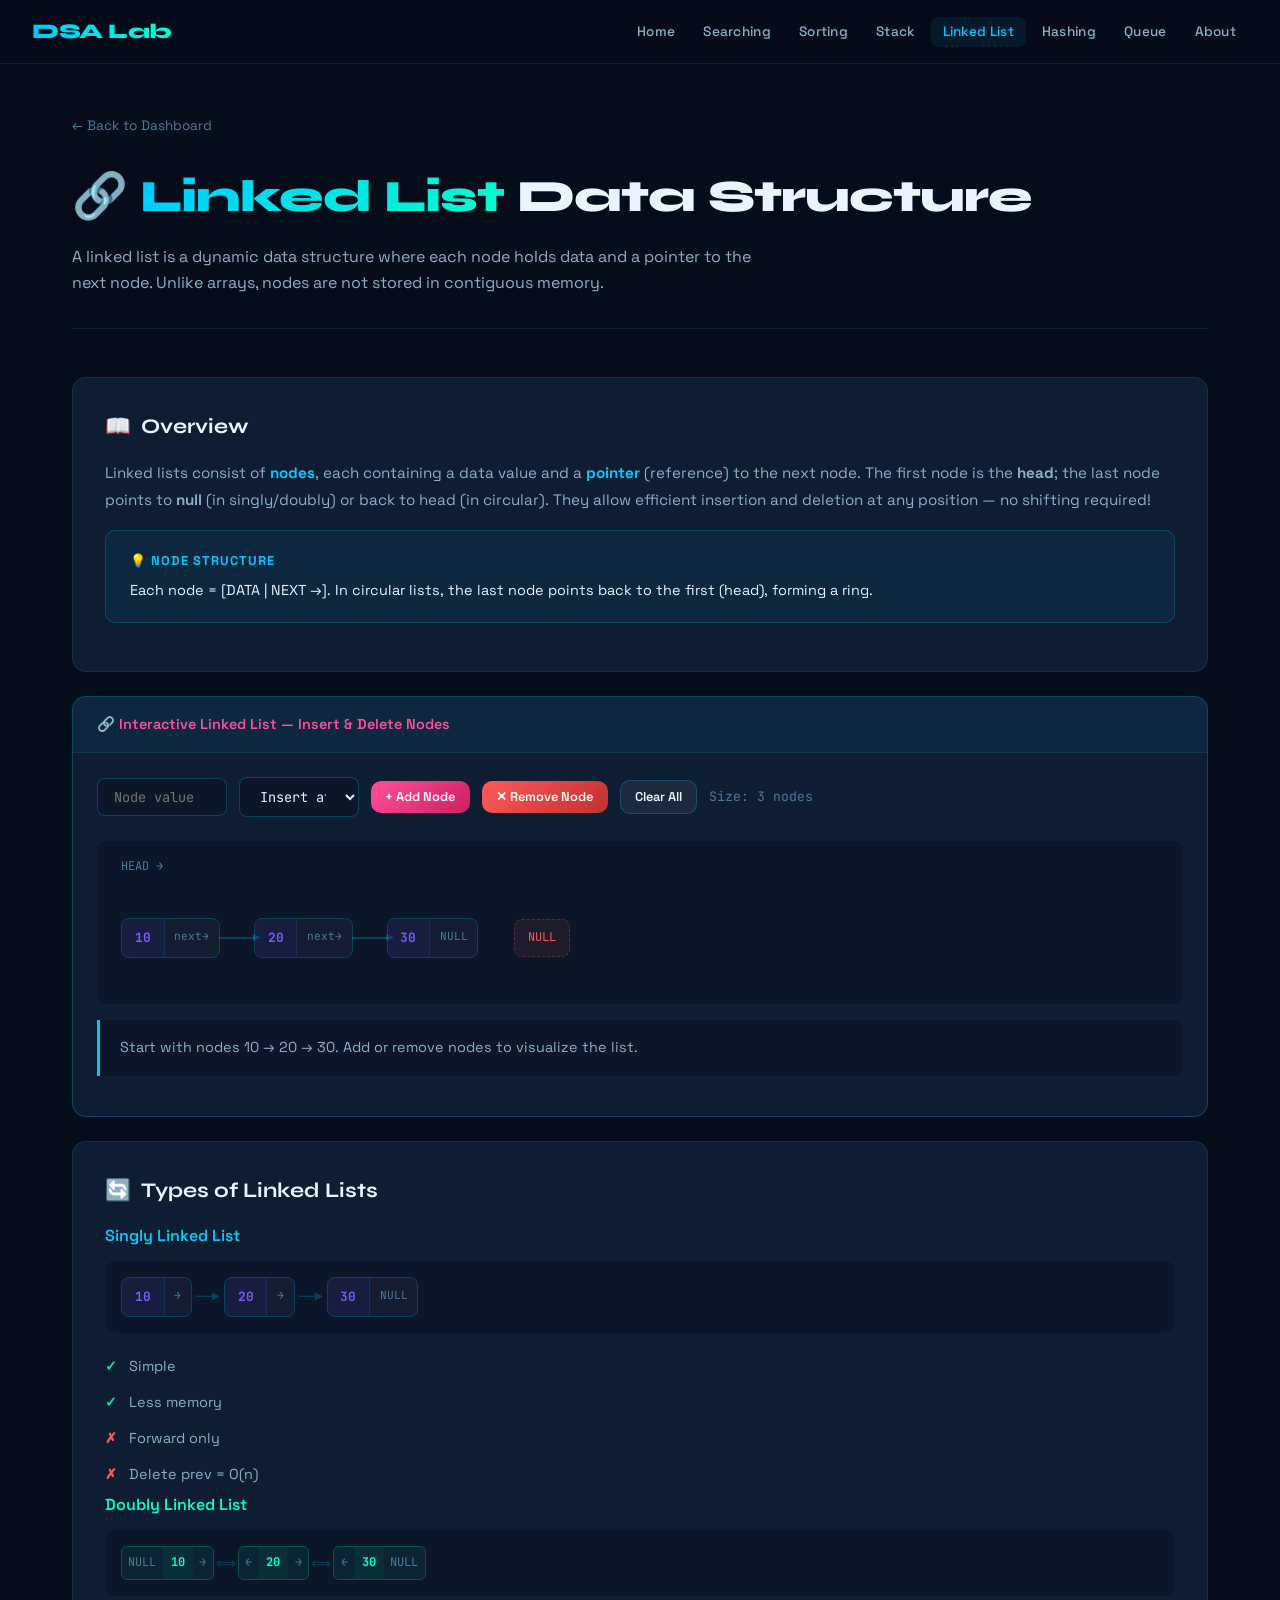
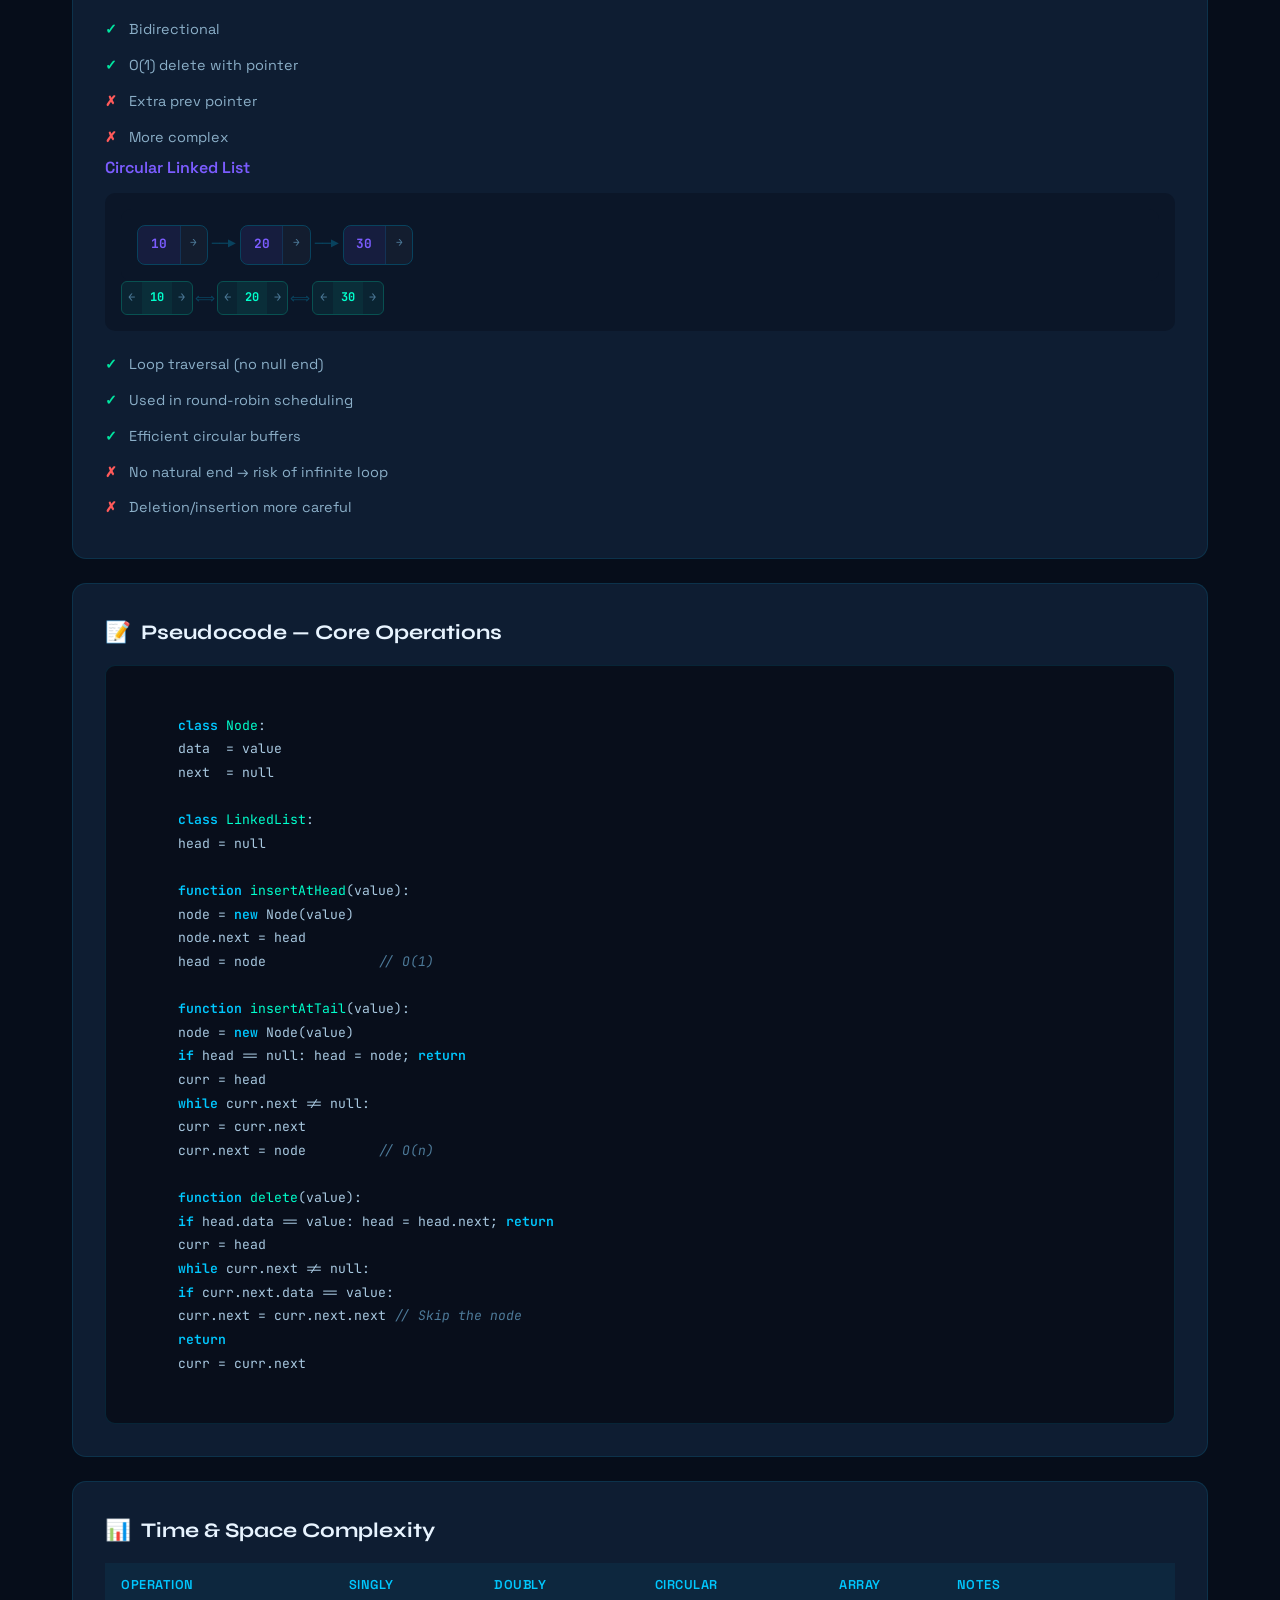
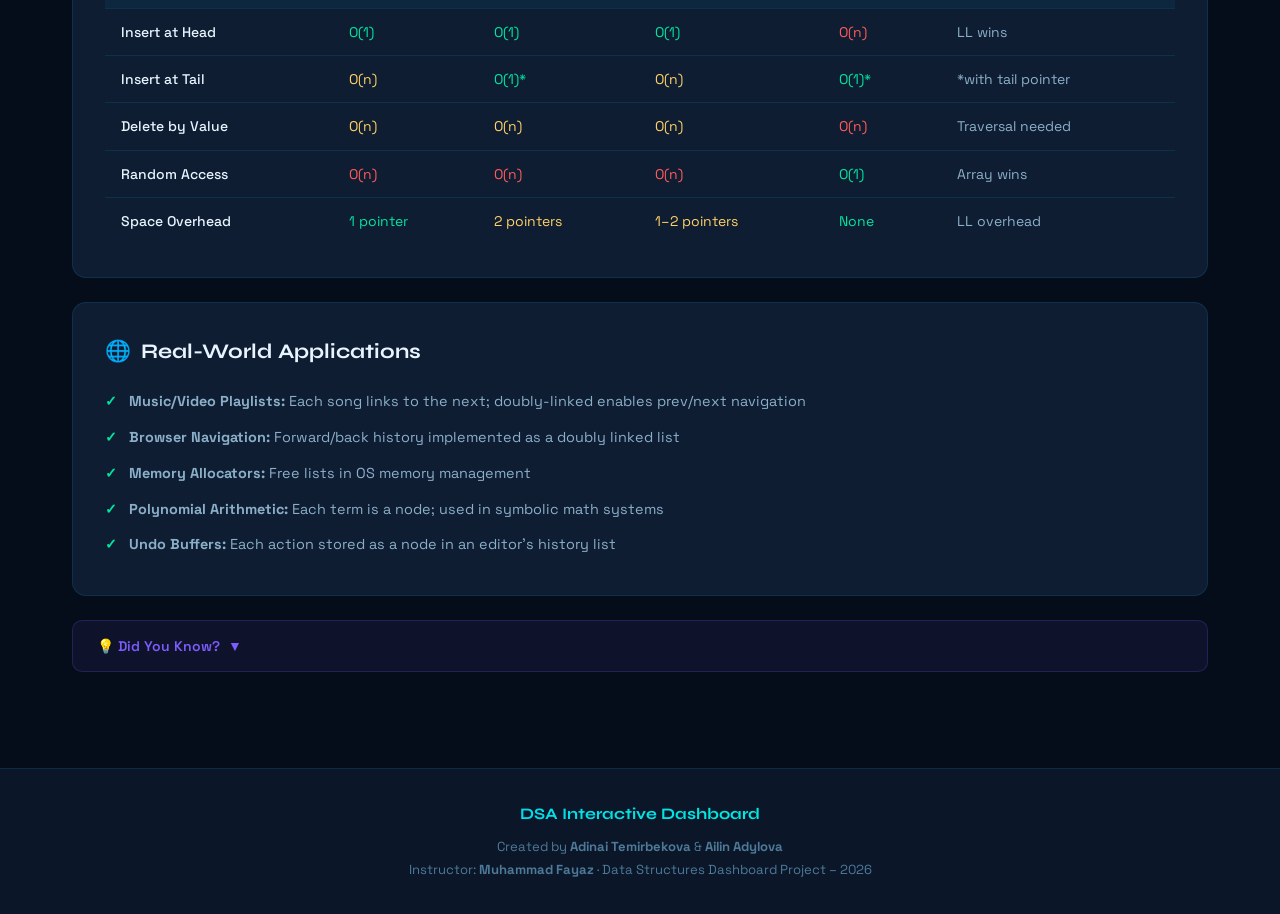
<file: linkedlist.html>
<!DOCTYPE html>
<html lang="en">
<head>
  <meta charset="UTF-8" />
  <meta name="viewport" content="width=device-width, initial-scale=1.0" />
  <title>Linked List · DSA Dashboard</title>
  <link rel="stylesheet" href="style.css" />
</head>
<body>

<nav>
  <a href="index.html" class="nav-logo">DSA Lab</a>
  <ul class="nav-links">
    <li><a href="index.html">Home</a></li>
    <li><a href="searching.html">Searching</a></li>
    <li><a href="sorting.html">Sorting</a></li>
    <li><a href="stack.html">Stack</a></li>
    <li><a href="linkedlist.html">Linked List</a></li>
    <li><a href="hashing.html">Hashing</a></li>
    <li><a href="queue.html">Queue</a></li>
    <li><a href="about.html">About</a></li>
  </ul>
</nav>

<main class="page-container">
  <div class="page-header">
    <a href="index.html" class="back-link">← Back to Dashboard</a>
    <h1>🔗 <span>Linked List</span> Data Structure</h1>
    <p>A linked list is a dynamic data structure where each node holds data and a pointer to the next node. Unlike arrays, nodes are not stored in contiguous memory.</p>
  </div>

  <!-- Overview -->
  <div class="content-section reveal">
    <h2><span class="icon">📖</span> Overview</h2>
    <p style="color:var(--text2);font-size:0.95rem;line-height:1.8;">
      Linked lists consist of <strong class="text-cyan">nodes</strong>, each containing a data value and a <strong class="text-cyan">pointer</strong> (reference) to the next node. The first node is the <strong>head</strong>; the last node points to <strong>null</strong> (in singly/doubly) or back to head (in circular). They allow efficient insertion and deletion at any position — no shifting required!
    </p>
    <div class="concept-box mt2">
      <div class="concept-title">💡 Node Structure</div>
      Each node = [DATA | NEXT →]. In circular lists, the last node points back to the first (head), forming a ring.
    </div>
  </div>

  <!-- DEMO (оставляем как есть) -->
  <div class="demo-section reveal">
    <div class="demo-header" style="color:#ff4f9b;">🔗 Interactive Linked List — Insert &amp; Delete Nodes</div>
    <div class="demo-body">
      <div class="demo-controls">
        <input type="number" id="ll-input" class="demo-input" placeholder="Node value" style="width:130px;" />
        <select id="ll-pos" class="demo-input" style="width:120px;">
          <option value="head">Insert at Head</option>
          <option value="tail">Insert at Tail</option>
        </select>
        <button id="ll-add"    class="btn btn-sm" style="background:linear-gradient(135deg,#ff4f9b,#cc2060);color:#fff;">+ Add Node</button>
        <button id="ll-remove" class="btn btn-danger btn-sm">✕ Remove Node</button>
        <button id="ll-clear"  class="btn btn-secondary btn-sm">Clear All</button>
        <span id="ll-size" style="color:var(--text3);font-size:0.82rem;font-family:var(--font-mono);">Size: 0 nodes</span>
      </div>

      <div style="background:var(--bg2);border-radius:10px;padding:1rem 0.5rem;margin-bottom:1rem;">
        <div style="font-size:0.75rem;color:var(--text3);margin-bottom:0.75rem;padding-left:1rem;font-family:var(--font-mono);">HEAD →</div>
        <div class="ll-viz" id="ll-viz" style="padding:0.75rem 1rem;"></div>
      </div>

      <div class="step-panel" id="ll-msg">Start with nodes 10 → 20 → 30. Add or remove nodes to visualize the list.</div>
    </div>
  </div>

  <!-- Singly vs Doubly vs Circular -->
  <div class="content-section reveal">
    <h2><span class="icon">🔄</span> Types of Linked Lists</h2>
    <div class="three-col">
      <!-- Singly -->
      <div class="ll-type">
        <p style="color:var(--cyan);font-weight:600;margin-bottom:0.75rem;">Singly Linked List</p>
        <div style="background:var(--bg2);border-radius:10px;padding:1rem;font-family:var(--font-mono);font-size:0.8rem;">
          <div style="display:flex;align-items:center;gap:0;flex-wrap:nowrap;overflow-x:auto;">
            <div class="ll-box"><span class="ll-data">10</span><span class="ll-next">→</span></div>
            <div style="color:var(--border2);margin:0 4px;">──▶</div>
            <div class="ll-box"><span class="ll-data">20</span><span class="ll-next">→</span></div>
            <div style="color:var(--border2);margin:0 4px;">──▶</div>
            <div class="ll-box"><span class="ll-data">30</span><span class="ll-next">NULL</span></div>
          </div>
        </div>
        <ul class="adv-list pros mt2">
          <li>Simple</li>
          <li>Less memory</li>
        </ul>
        <ul class="adv-list cons">
          <li>Forward only</li>
          <li>Delete prev = O(n)</li>
        </ul>
      </div>

      <!-- Doubly -->
      <div class="ll-type">
        <p style="color:var(--teal);font-weight:600;margin-bottom:0.75rem;">Doubly Linked List</p>
        <div style="background:var(--bg2);border-radius:10px;padding:1rem;font-family:var(--font-mono);font-size:0.75rem;">
          <div style="display:flex;align-items:center;gap:2px;flex-wrap:nowrap;overflow-x:auto;">
            <div style="border:1px solid rgba(0,255,204,0.25);border-radius:6px;overflow:hidden;display:flex;">
              <span style="padding:0.4rem 0.4rem;background:rgba(0,255,204,0.06);color:var(--text3);">NULL</span>
              <span style="padding:0.4rem 0.5rem;background:rgba(0,255,204,0.1);color:var(--teal);font-weight:700;">10</span>
              <span style="padding:0.4rem 0.4rem;background:rgba(0,255,204,0.06);color:var(--text3);">→</span>
            </div>
            <span style="color:var(--border2);font-size:0.9rem;">⟺</span>
            <div style="border:1px solid rgba(0,255,204,0.25);border-radius:6px;overflow:hidden;display:flex;">
              <span style="padding:0.4rem 0.4rem;background:rgba(0,255,204,0.06);color:var(--text3);">←</span>
              <span style="padding:0.4rem 0.5rem;background:rgba(0,255,204,0.1);color:var(--teal);font-weight:700;">20</span>
              <span style="padding:0.4rem 0.4rem;background:rgba(0,255,204,0.06);color:var(--text3);">→</span>
            </div>
            <span style="color:var(--border2);font-size:0.9rem;">⟺</span>
            <div style="border:1px solid rgba(0,255,204,0.25);border-radius:6px;overflow:hidden;display:flex;">
              <span style="padding:0.4rem 0.4rem;background:rgba(0,255,204,0.06);color:var(--text3);">←</span>
              <span style="padding:0.4rem 0.5rem;background:rgba(0,255,204,0.1);color:var(--teal);font-weight:700;">30</span>
              <span style="padding:0.4rem 0.4rem;background:rgba(0,255,204,0.06);color:var(--text3);">NULL </span>
            </div>
          </div>
        </div>
        </div>
        <ul class="adv-list pros mt2">
          <li>Bidirectional</li>
          <li>O(1) delete with pointer</li>
        </ul>
        <ul class="adv-list cons">
          <li>Extra prev pointer</li>
          <li>More complex</li>
        </ul>
      </div>

      <!-- Circular -->
      <div class="ll-type">
        <p style="color:var(--purple);font-weight:600;margin-bottom:0.75rem;">Circular Linked List</p>
        <div style="background:var(--bg2);border-radius:10px;padding:1rem;font-family:var(--font-mono);font-size:0.75rem;">
          <div style="background:var(--bg2);border-radius:10px;padding:1rem;font-family:var(--font-mono);font-size:0.8rem;">
            <div style="display:flex;align-items:center;gap:0;flex-wrap:nowrap;overflow-x:auto;">
              <div class="ll-box"><span class="ll-data">10</span><span class="ll-next">→</span></div>
              <div style="color:var(--border2);margin:0 4px;">──▶</div>
              <div class="ll-box"><span class="ll-data">20</span><span class="ll-next">→</span></div>
              <div style="color:var(--border2);margin:0 4px;">──▶</div>
              <div class="ll-box"><span class="ll-data">30</span><span class="ll-next">→</span></div>
            </div>
          </div>
          <div style="display:flex;align-items:center;gap:2px;flex-wrap:nowrap;overflow-x:auto;">
            <div style="border:1px solid rgba(0,255,204,0.25);border-radius:6px;overflow:hidden;display:flex;">
              <span style="padding:0.4rem 0.4rem;background:rgba(0,255,204,0.06);color:var(--text3);">←</span>
              <span style="padding:0.4rem 0.5rem;background:rgba(0,255,204,0.1);color:var(--teal);font-weight:700;">10</span>
              <span style="padding:0.4rem 0.4rem;background:rgba(0,255,204,0.06);color:var(--text3);">→</span>
            </div>
            <span style="color:var(--border2);font-size:0.9rem;">⟺</span>
            <div style="border:1px solid rgba(0,255,204,0.25);border-radius:6px;overflow:hidden;display:flex;">
              <span style="padding:0.4rem 0.4rem;background:rgba(0,255,204,0.06);color:var(--text3);">←</span>
              <span style="padding:0.4rem 0.5rem;background:rgba(0,255,204,0.1);color:var(--teal);font-weight:700;">20</span>
              <span style="padding:0.4rem 0.4rem;background:rgba(0,255,204,0.06);color:var(--text3);">→</span>
            </div>
            <span style="color:var(--border2);font-size:0.9rem;">⟺</span>
            <div style="border:1px solid rgba(0,255,204,0.25);border-radius:6px;overflow:hidden;display:flex;">
              <span style="padding:0.4rem 0.4rem;background:rgba(0,255,204,0.06);color:var(--text3);">←</span>
              <span style="padding:0.4rem 0.5rem;background:rgba(0,255,204,0.1);color:var(--teal);font-weight:700;">30</span>
              <span style="padding:0.4rem 0.4rem;background:rgba(0,255,204,0.06);color:var(--text3);">→</span>
            </div>
          </div>
        </div>
        </div>
        <ul class="adv-list pros mt2">
          <li>Loop traversal (no null end)</li>
          <li>Used in round-robin scheduling</li>
          <li>Efficient circular buffers</li>
        </ul>
        <ul class="adv-list cons">
          <li>No natural end → risk of infinite loop</li>
          <li>Deletion/insertion more careful</li>
        </ul>
      </div>
    </div>
  </div>

  <!-- Pseudocode -->
  <div class="content-section reveal">
    <h2><span class="icon">📝</span> Pseudocode — Core Operations</h2>
    <div class="pseudocode">
      <span class="kw">class</span> <span class="fn">Node</span>:
      data  = value
      next  = null

      <span class="kw">class</span> <span class="fn">LinkedList</span>:
      head = null

      <span class="kw">function</span> <span class="fn">insertAtHead</span>(value):
      node = <span class="kw">new</span> Node(value)
      node.next = head
      head = node              <span class="cm">// O(1)</span>

      <span class="kw">function</span> <span class="fn">insertAtTail</span>(value):
      node = <span class="kw">new</span> Node(value)
      <span class="kw">if</span> head == null: head = node; <span class="kw">return</span>
      curr = head
      <span class="kw">while</span> curr.next != null:
      curr = curr.next
      curr.next = node         <span class="cm">// O(n)</span>

      <span class="kw">function</span> <span class="fn">delete</span>(value):
      <span class="kw">if</span> head.data == value: head = head.next; <span class="kw">return</span>
      curr = head
      <span class="kw">while</span> curr.next != null:
      <span class="kw">if</span> curr.next.data == value:
      curr.next = curr.next.next <span class="cm">// Skip the node</span>
      <span class="kw">return</span>
      curr = curr.next
    </div>
  </div>

  <!-- Complexity -->
  <div class="content-section reveal">
    <h2><span class="icon">📊</span> Time &amp; Space Complexity</h2>
    <table class="complexity-table">
      <thead><tr><th>Operation</th><th>Singly</th><th>Doubly</th><th>Circular</th><th>Array</th><th>Notes</th></tr></thead>
      <tbody>
      <tr><td>Insert at Head</td><td class="good">O(1)</td><td class="good">O(1)</td><td class="good">O(1)</td><td class="bad">O(n)</td><td>LL wins</td></tr>
      <tr><td>Insert at Tail</td><td class="mid">O(n)</td><td class="good">O(1)*</td><td class="mid">O(n)</td><td class="good">O(1)*</td><td>*with tail pointer</td></tr>
      <tr><td>Delete by Value</td><td class="mid">O(n)</td><td class="mid">O(n)</td><td class="mid">O(n)</td><td class="bad">O(n)</td><td>Traversal needed</td></tr>
      <tr><td>Random Access</td><td class="bad">O(n)</td><td class="bad">O(n)</td><td class="bad">O(n)</td><td class="good">O(1)</td><td>Array wins</td></tr>
      <tr><td>Space Overhead</td><td class="good">1 pointer</td><td class="mid">2 pointers</td><td class="mid">1–2 pointers</td><td class="good">None</td><td>LL overhead</td></tr>
      </tbody>
    </table>
  </div>

  <!-- Applications -->
  <div class="content-section reveal">
    <h2><span class="icon">🌐</span> Real-World Applications</h2>
    <ul class="adv-list pros" style="color:var(--text2);">
      <li><strong>Music/Video Playlists:</strong> Each song links to the next; doubly-linked enables prev/next navigation</li>
      <li><strong>Browser Navigation:</strong> Forward/back history implemented as a doubly linked list</li>
      <li><strong>Memory Allocators:</strong> Free lists in OS memory management</li>
      <li><strong>Polynomial Arithmetic:</strong> Each term is a node; used in symbolic math systems</li>
      <li><strong>Undo Buffers:</strong> Each action stored as a node in an editor's history list</li>
    </ul>
  </div>

  <div class="did-you-know reveal">
    <button class="dyk-toggle">💡 Did You Know? <span class="dyk-arrow">▼</span></button>
    <div class="dyk-content">
      The Linked List was invented by Allen Newell, Cliff Shaw, and Herbert Simon around 1955–1956 as part of their IPL (Information Processing Language) for AI research. The concept was radical at the time — using memory addresses as pointers was a new idea. Their work eventually contributed to Simon and Newell winning the Turing Award in 1975.
    </div>
  </div>
</main>

<footer>
  <div class="footer-inner">
    <div class="footer-title">DSA Interactive Dashboard</div>
    <p>Created by <strong>Adinai Temirbekova</strong> &amp; <strong>Ailin Adylova</strong><br>
      Instructor: <strong>Muhammad Fayaz</strong> · Data Structures Dashboard Project – 2026</p>
  </div>
</footer>

<script src="script.js"></script>
</body>
</html>
</file>
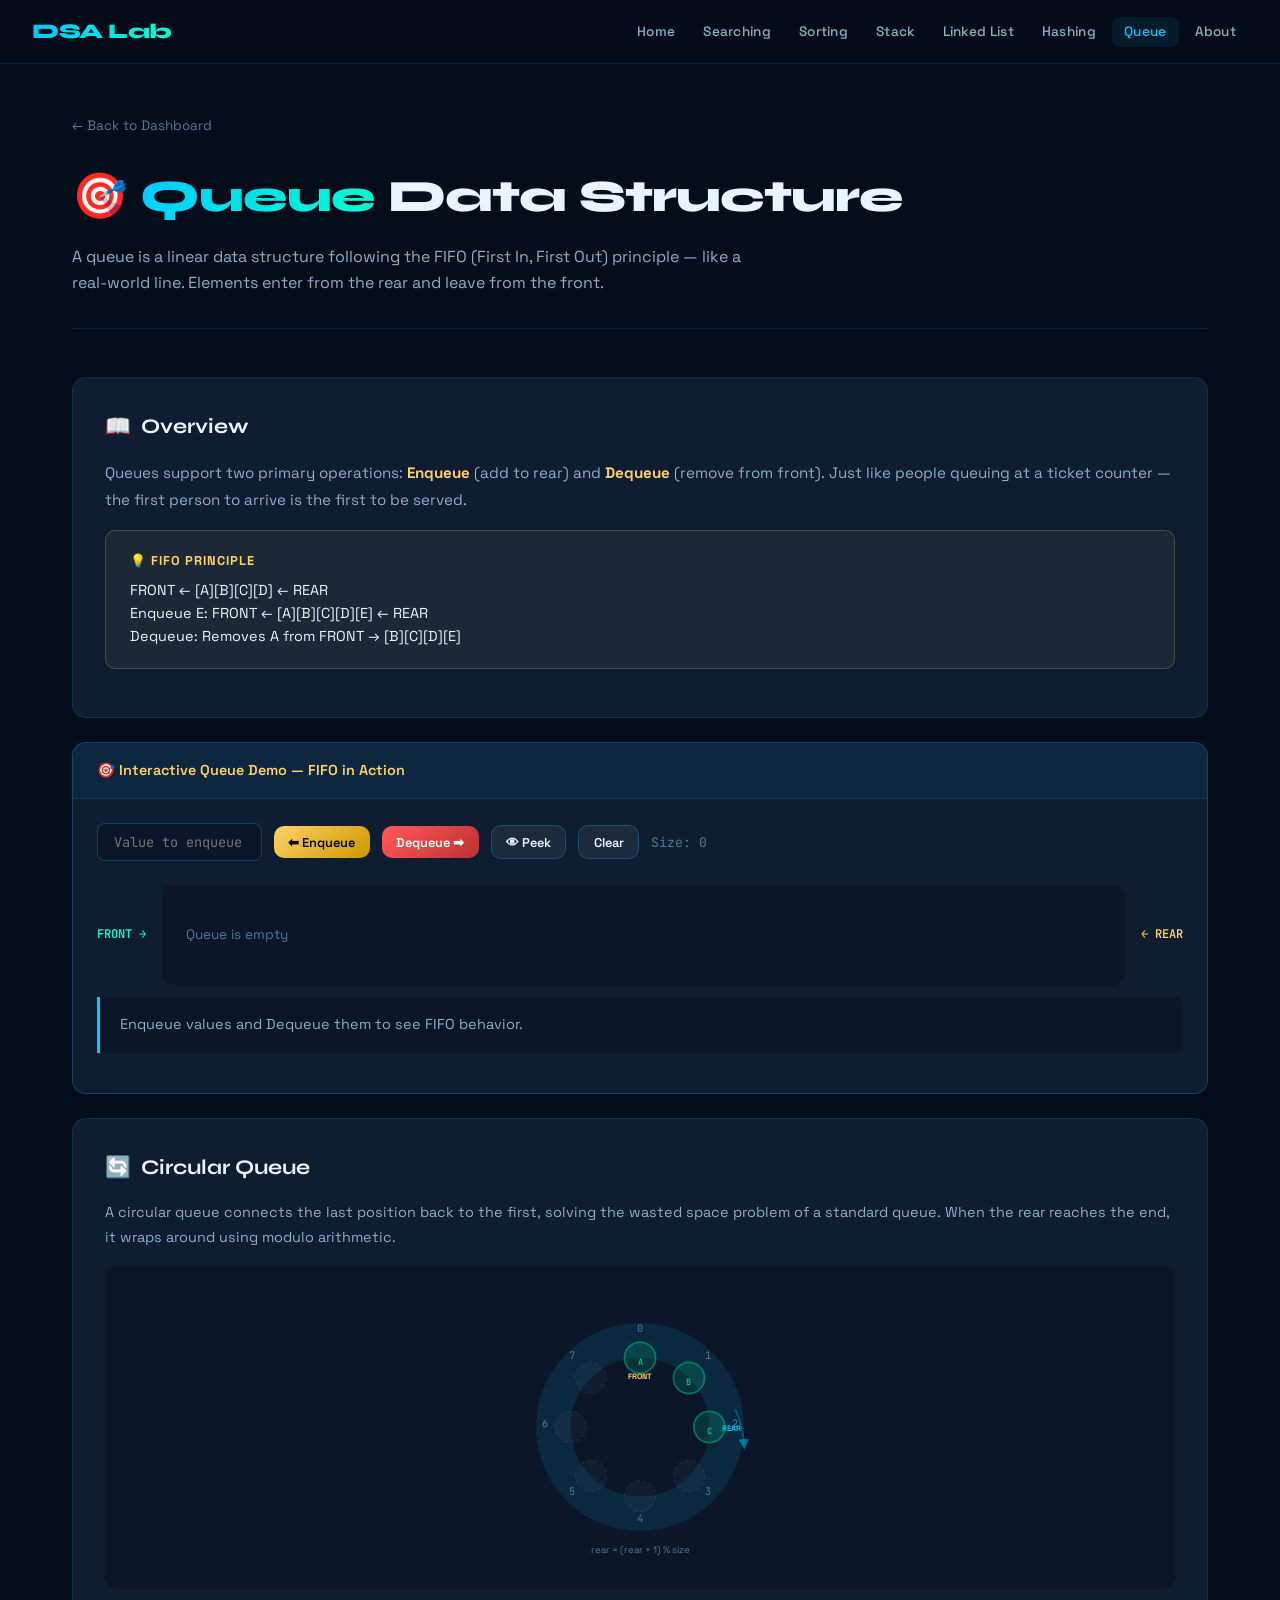
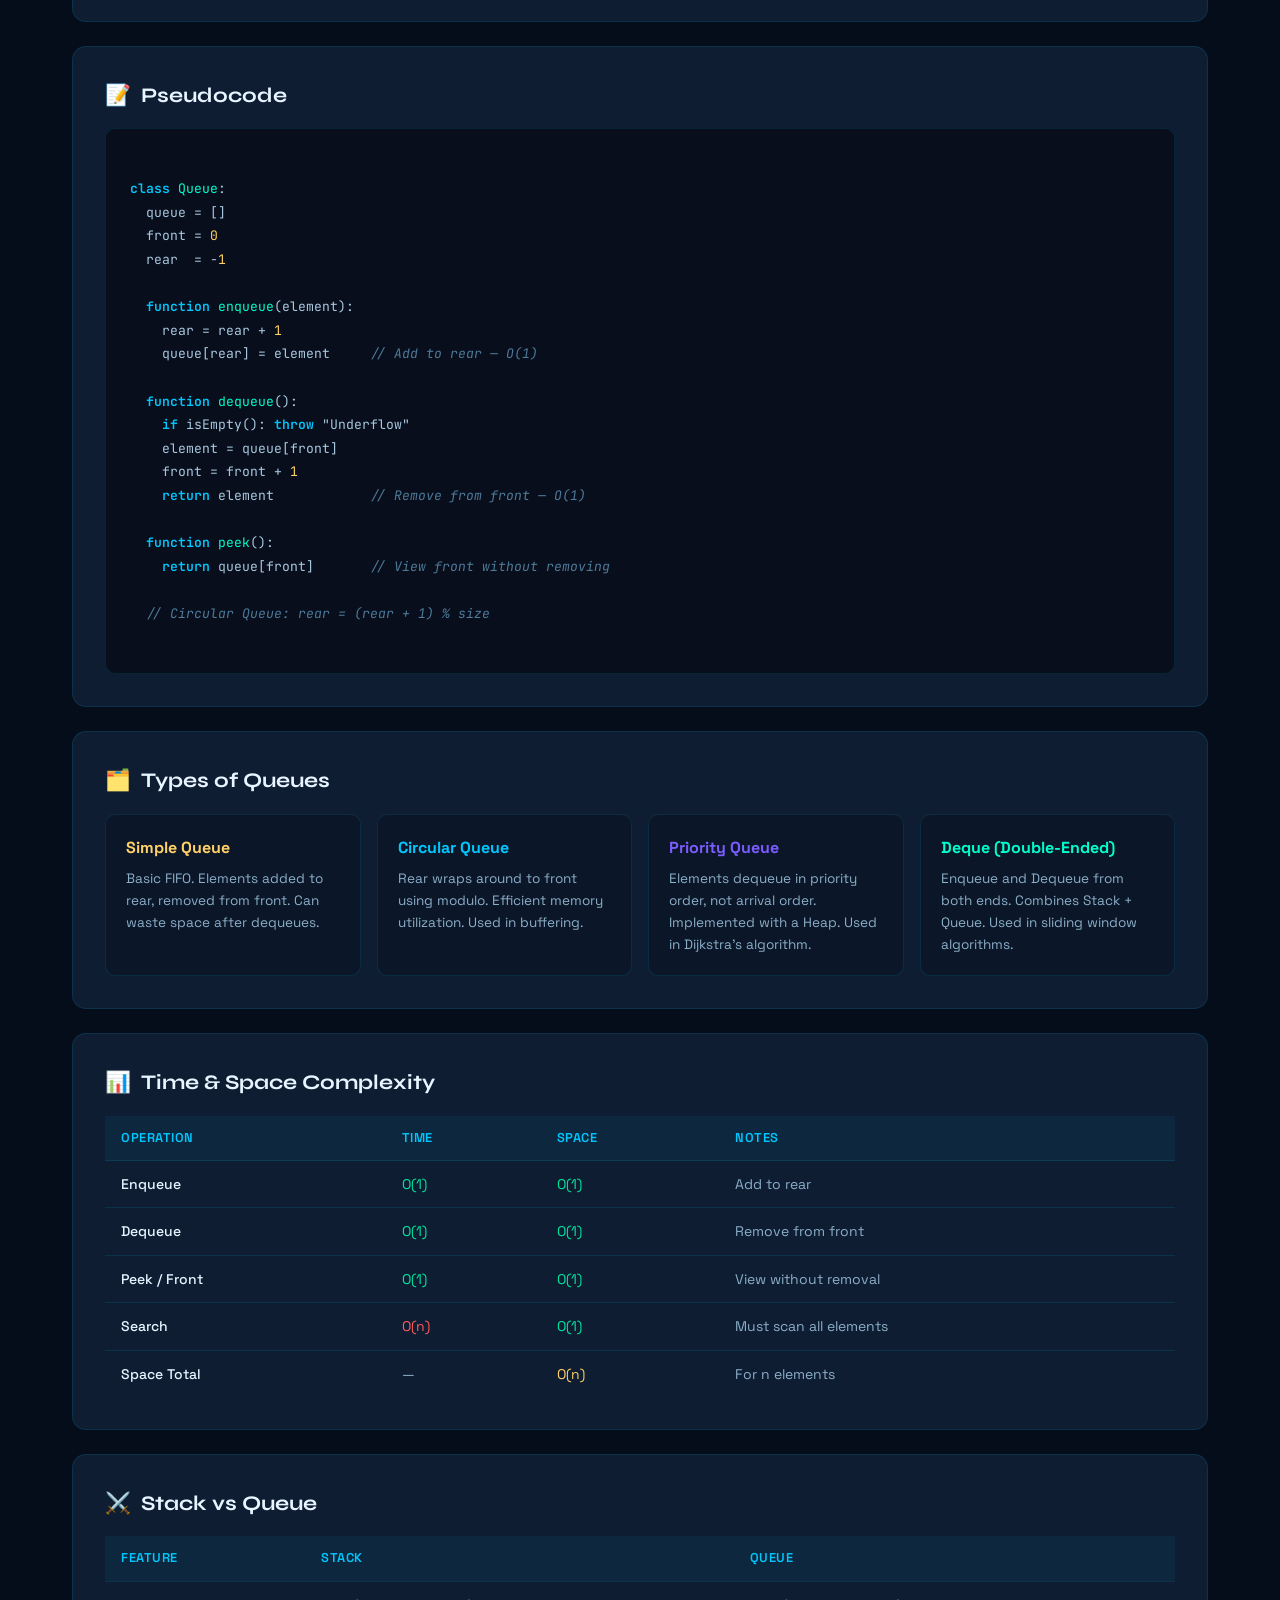
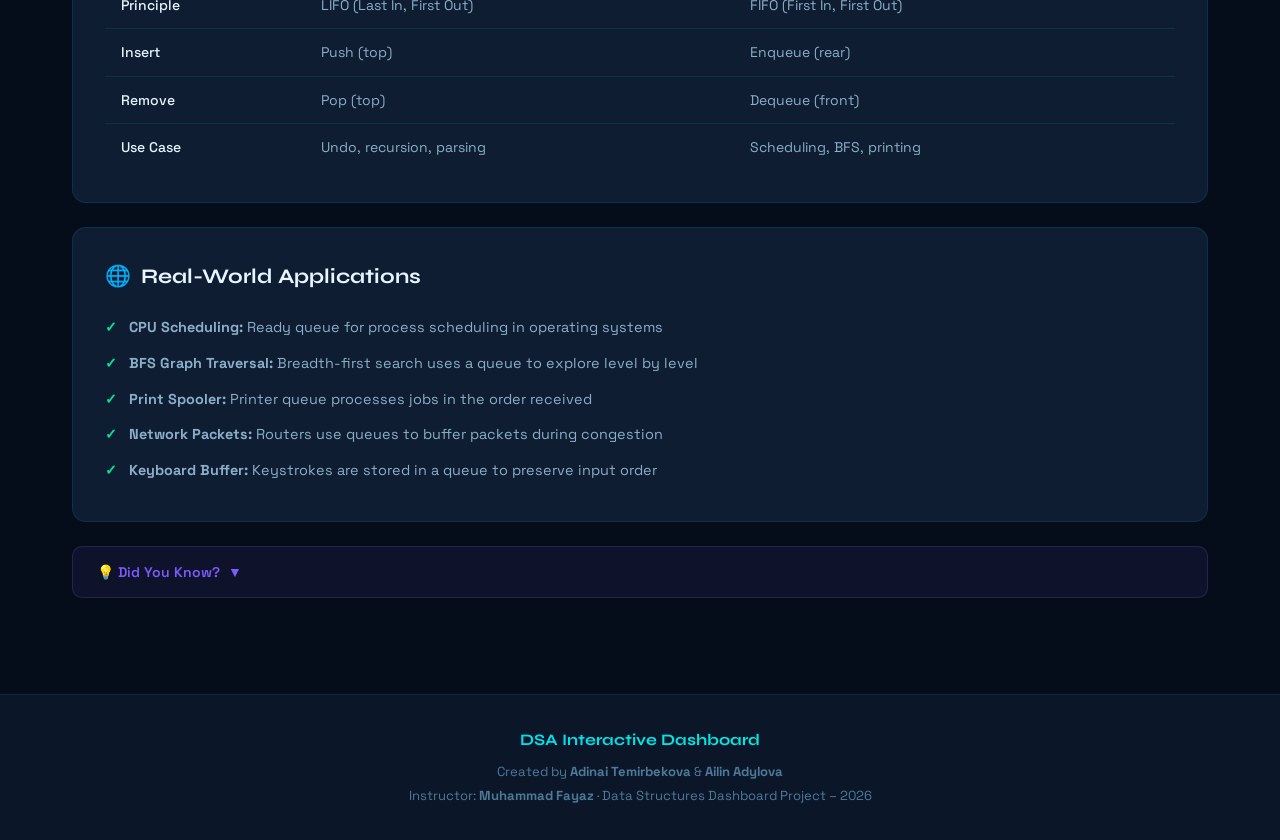
<file: queue.html>
<!DOCTYPE html>
<html lang="en">
<head>
  <meta charset="UTF-8" />
  <meta name="viewport" content="width=device-width, initial-scale=1.0" />
  <title>Queue · DSA Dashboard</title>
  <link rel="stylesheet" href="style.css" />
</head>
<body>

<nav>
  <a href="index.html" class="nav-logo">DSA Lab</a>
  <ul class="nav-links">
    <li><a href="index.html">Home</a></li>
    <li><a href="searching.html">Searching</a></li>
    <li><a href="sorting.html">Sorting</a></li>
    <li><a href="stack.html">Stack</a></li>
    <li><a href="linkedlist.html">Linked List</a></li>
    <li><a href="hashing.html">Hashing</a></li>
    <li><a href="queue.html">Queue</a></li>
    <li><a href="about.html">About</a></li>
  </ul>
</nav>

<main class="page-container">
  <div class="page-header">
    <a href="index.html" class="back-link">← Back to Dashboard</a>
    <h1>🎯 <span>Queue</span> Data Structure</h1>
    <p>A queue is a linear data structure following the FIFO (First In, First Out) principle — like a real-world line. Elements enter from the rear and leave from the front.</p>
  </div>

  <!-- Overview -->
  <div class="content-section reveal">
    <h2><span class="icon">📖</span> Overview</h2>
    <p style="color:var(--text2);font-size:0.95rem;line-height:1.8;">
      Queues support two primary operations: <strong class="text-yellow">Enqueue</strong> (add to rear) and <strong class="text-yellow">Dequeue</strong> (remove from front). Just like people queuing at a ticket counter — the first person to arrive is the first to be served.
    </p>
    <div class="concept-box mt2" style="background:rgba(255,209,102,0.06);border-color:rgba(255,209,102,0.2);">
      <div class="concept-title" style="color:var(--yellow);">💡 FIFO Principle</div>
      FRONT ← [A][B][C][D] ← REAR<br>
      Enqueue E: FRONT ← [A][B][C][D][E] ← REAR<br>
      Dequeue: Removes A from FRONT → [B][C][D][E]
    </div>
  </div>

  <!-- DEMO -->
  <div class="demo-section reveal">
    <div class="demo-header" style="color:var(--yellow);">🎯 Interactive Queue Demo — FIFO in Action</div>
    <div class="demo-body">
      <div class="demo-controls">
        <input type="text" id="queue-input" class="demo-input" placeholder="Value to enqueue" style="width:165px;" />
        <button id="queue-enqueue" class="btn btn-sm" style="background:linear-gradient(135deg,var(--yellow),#cc9900);color:#000;">⬅ Enqueue</button>
        <button id="queue-dequeue" class="btn btn-danger btn-sm">Dequeue ➡</button>
        <button id="queue-peek"    class="btn btn-secondary btn-sm">👁 Peek</button>
        <button id="queue-clear"   class="btn btn-secondary btn-sm">Clear</button>
        <span id="queue-size" style="color:var(--text3);font-size:0.82rem;font-family:var(--font-mono);">Size: 0</span>
      </div>

      <div style="display:flex;align-items:center;gap:1rem;margin-bottom:0.75rem;">
        <span style="font-size:0.75rem;color:var(--teal);font-family:var(--font-mono);font-weight:600;">FRONT →</span>
        <div class="queue-viz" id="queue-viz" style="flex:1;"></div>
        <span style="font-size:0.75rem;color:var(--yellow);font-family:var(--font-mono);font-weight:600;">← REAR</span>
      </div>

      <div class="step-panel" id="queue-msg">Enqueue values and Dequeue them to see FIFO behavior.</div>
    </div>
  </div>

  <!-- Circular Queue -->
  <div class="content-section reveal">
    <h2><span class="icon">🔄</span> Circular Queue</h2>
    <p style="color:var(--text2);font-size:0.9rem;line-height:1.7;margin-bottom:1rem;">
      A circular queue connects the last position back to the first, solving the wasted space problem of a standard queue. When the rear reaches the end, it wraps around using modulo arithmetic.
    </p>
    <div style="background:var(--bg2);border-radius:12px;padding:2rem;display:flex;align-items:center;justify-content:center;">
      <!-- SVG Circular Queue visualization -->
      <svg viewBox="0 0 300 300" width="260" height="260" style="overflow:visible;">
        <!-- Circle segments -->
        <g transform="translate(150,150)">
          <!-- 8 slots arranged in a circle -->
          <circle cx="0" cy="0" r="100" fill="none" stroke="rgba(0,200,255,0.1)" stroke-width="40"/>
          <!-- Individual slot arcs with labels -->
          <text x="0" y="-110" text-anchor="middle" font-family="JetBrains Mono,monospace" font-size="12" fill="#4d7a99">0</text>
          <text x="78" y="-78" text-anchor="middle" font-family="JetBrains Mono,monospace" font-size="12" fill="#4d7a99">1</text>
          <text x="110" y="0" text-anchor="middle" font-family="JetBrains Mono,monospace" font-size="12" fill="#4d7a99">2</text>
          <text x="78" y="78" text-anchor="middle" font-family="JetBrains Mono,monospace" font-size="12" fill="#4d7a99">3</text>
          <text x="0" y="110" text-anchor="middle" font-family="JetBrains Mono,monospace" font-size="12" fill="#4d7a99">4</text>
          <text x="-78" y="78" text-anchor="middle" font-family="JetBrains Mono,monospace" font-size="12" fill="#4d7a99">5</text>
          <text x="-110" y="0" text-anchor="middle" font-family="JetBrains Mono,monospace" font-size="12" fill="#4d7a99">6</text>
          <text x="-78" y="-78" text-anchor="middle" font-family="JetBrains Mono,monospace" font-size="12" fill="#4d7a99">7</text>
          <!-- Filled slots -->
          <circle cx="0" cy="-80" r="18" fill="rgba(0,229,160,0.15)" stroke="rgba(0,229,160,0.4)" stroke-width="2"/>
          <text x="0" y="-76" text-anchor="middle" font-family="JetBrains Mono,monospace" font-size="10" fill="#00e5a0" dy="4">A</text>
          <circle cx="56.5" cy="-56.5" r="18" fill="rgba(0,229,160,0.15)" stroke="rgba(0,229,160,0.4)" stroke-width="2"/>
          <text x="56.5" y="-52.5" text-anchor="middle" font-family="JetBrains Mono,monospace" font-size="10" fill="#00e5a0" dy="4">B</text>
          <circle cx="80" cy="0" r="18" fill="rgba(0,229,160,0.15)" stroke="rgba(0,229,160,0.4)" stroke-width="2"/>
          <text x="80" y="4" text-anchor="middle" font-family="JetBrains Mono,monospace" font-size="10" fill="#00e5a0" dy="4">C</text>
          <!-- Empty slots -->
          <circle cx="56.5" cy="56.5" r="18" fill="rgba(255,255,255,0.03)" stroke="rgba(255,255,255,0.1)" stroke-width="1" stroke-dasharray="4"/>
          <circle cx="0" cy="80" r="18" fill="rgba(255,255,255,0.03)" stroke="rgba(255,255,255,0.1)" stroke-width="1" stroke-dasharray="4"/>
          <circle cx="-56.5" cy="56.5" r="18" fill="rgba(255,255,255,0.03)" stroke="rgba(255,255,255,0.1)" stroke-width="1" stroke-dasharray="4"/>
          <circle cx="-80" cy="0" r="18" fill="rgba(255,255,255,0.03)" stroke="rgba(255,255,255,0.1)" stroke-width="1" stroke-dasharray="4"/>
          <circle cx="-56.5" cy="-56.5" r="18" fill="rgba(255,255,255,0.03)" stroke="rgba(255,255,255,0.1)" stroke-width="1" stroke-dasharray="4"/>
          <!-- FRONT / REAR labels -->
          <text x="0" y="-55" text-anchor="middle" font-family="Space Grotesk,sans-serif" font-size="9" fill="#ffd166" font-weight="700">FRONT</text>
          <text x="105" y="5" text-anchor="middle" font-family="Space Grotesk,sans-serif" font-size="9" fill="#00c8ff" font-weight="700">REAR</text>
          <!-- Arrow -->
          <path d="M 110 -20 A 110 110 0 0 1 120 20" fill="none" stroke="rgba(0,200,255,0.3)" stroke-width="2" marker-end="url(#arr)"/>
          <defs>
            <marker id="arr" markerWidth="6" markerHeight="6" refX="3" refY="3" orient="auto">
              <path d="M0,0 L6,3 L0,6 Z" fill="rgba(0,200,255,0.5)"/>
            </marker>
          </defs>
          <text x="0" y="145" text-anchor="middle" font-family="Space Grotesk,sans-serif" font-size="11" fill="#4d7a99">rear = (rear + 1) % size</text>
        </g>
      </svg>
    </div>
  </div>

  <!-- Pseudocode -->
  <div class="content-section reveal">
    <h2><span class="icon">📝</span> Pseudocode</h2>
    <div class="pseudocode">
<span class="kw">class</span> <span class="fn">Queue</span>:
  queue = []
  front = <span class="nm">0</span>
  rear  = -<span class="nm">1</span>

  <span class="kw">function</span> <span class="fn">enqueue</span>(element):
    rear = rear + <span class="nm">1</span>
    queue[rear] = element     <span class="cm">// Add to rear — O(1)</span>

  <span class="kw">function</span> <span class="fn">dequeue</span>():
    <span class="kw">if</span> isEmpty(): <span class="kw">throw</span> "Underflow"
    element = queue[front]
    front = front + <span class="nm">1</span>
    <span class="kw">return</span> element            <span class="cm">// Remove from front — O(1)</span>

  <span class="kw">function</span> <span class="fn">peek</span>():
    <span class="kw">return</span> queue[front]       <span class="cm">// View front without removing</span>

  <span class="cm">// Circular Queue: rear = (rear + 1) % size</span>
    </div>
  </div>

  <!-- Queue Types -->
  <div class="content-section reveal">
    <h2><span class="icon">🗂️</span> Types of Queues</h2>
    <div style="display:grid;grid-template-columns:repeat(auto-fill,minmax(220px,1fr));gap:1rem;">
      <div style="background:var(--bg2);border:1px solid var(--border);border-radius:10px;padding:1.25rem;">
        <p style="color:var(--yellow);font-weight:700;margin-bottom:0.5rem;">Simple Queue</p>
        <p style="color:var(--text2);font-size:0.85rem;">Basic FIFO. Elements added to rear, removed from front. Can waste space after dequeues.</p>
      </div>
      <div style="background:var(--bg2);border:1px solid var(--border);border-radius:10px;padding:1.25rem;">
        <p style="color:var(--cyan);font-weight:700;margin-bottom:0.5rem;">Circular Queue</p>
        <p style="color:var(--text2);font-size:0.85rem;">Rear wraps around to front using modulo. Efficient memory utilization. Used in buffering.</p>
      </div>
      <div style="background:var(--bg2);border:1px solid var(--border);border-radius:10px;padding:1.25rem;">
        <p style="color:var(--purple);font-weight:700;margin-bottom:0.5rem;">Priority Queue</p>
        <p style="color:var(--text2);font-size:0.85rem;">Elements dequeue in priority order, not arrival order. Implemented with a Heap. Used in Dijkstra's algorithm.</p>
      </div>
      <div style="background:var(--bg2);border:1px solid var(--border);border-radius:10px;padding:1.25rem;">
        <p style="color:var(--teal);font-weight:700;margin-bottom:0.5rem;">Deque (Double-Ended)</p>
        <p style="color:var(--text2);font-size:0.85rem;">Enqueue and Dequeue from both ends. Combines Stack + Queue. Used in sliding window algorithms.</p>
      </div>
    </div>
  </div>

  <!-- Complexity -->
  <div class="content-section reveal">
    <h2><span class="icon">📊</span> Time &amp; Space Complexity</h2>
    <table class="complexity-table">
      <thead><tr><th>Operation</th><th>Time</th><th>Space</th><th>Notes</th></tr></thead>
      <tbody>
        <tr><td>Enqueue</td><td class="good">O(1)</td><td class="good">O(1)</td><td>Add to rear</td></tr>
        <tr><td>Dequeue</td><td class="good">O(1)</td><td class="good">O(1)</td><td>Remove from front</td></tr>
        <tr><td>Peek / Front</td><td class="good">O(1)</td><td class="good">O(1)</td><td>View without removal</td></tr>
        <tr><td>Search</td><td class="bad">O(n)</td><td class="good">O(1)</td><td>Must scan all elements</td></tr>
        <tr><td>Space Total</td><td>—</td><td class="mid">O(n)</td><td>For n elements</td></tr>
      </tbody>
    </table>
  </div>

  <!-- Stack vs Queue -->
  <div class="content-section reveal">
    <h2><span class="icon">⚔️</span> Stack vs Queue</h2>
    <table class="complexity-table">
      <thead><tr><th>Feature</th><th>Stack</th><th>Queue</th></tr></thead>
      <tbody>
        <tr><td>Principle</td><td>LIFO (Last In, First Out)</td><td>FIFO (First In, First Out)</td></tr>
        <tr><td>Insert</td><td>Push (top)</td><td>Enqueue (rear)</td></tr>
        <tr><td>Remove</td><td>Pop (top)</td><td>Dequeue (front)</td></tr>
        <tr><td>Use Case</td><td>Undo, recursion, parsing</td><td>Scheduling, BFS, printing</td></tr>
      </tbody>
    </table>
  </div>

  <!-- Applications -->
  <div class="content-section reveal">
    <h2><span class="icon">🌐</span> Real-World Applications</h2>
    <ul class="adv-list pros" style="color:var(--text2);">
      <li><strong>CPU Scheduling:</strong> Ready queue for process scheduling in operating systems</li>
      <li><strong>BFS Graph Traversal:</strong> Breadth-first search uses a queue to explore level by level</li>
      <li><strong>Print Spooler:</strong> Printer queue processes jobs in the order received</li>
      <li><strong>Network Packets:</strong> Routers use queues to buffer packets during congestion</li>
      <li><strong>Keyboard Buffer:</strong> Keystrokes are stored in a queue to preserve input order</li>
    </ul>
  </div>

  <div class="did-you-know reveal">
    <button class="dyk-toggle">💡 Did You Know? <span class="dyk-arrow">▼</span></button>
    <div class="dyk-content">
      The Breadth-First Search (BFS) algorithm — used to find shortest paths in graphs, social network connections, and GPS navigation — fundamentally relies on a queue. By processing nodes level by level using FIFO order, BFS guarantees the shortest path is found first in unweighted graphs.
    </div>
  </div>
</main>

<footer>
  <div class="footer-inner">
    <div class="footer-title">DSA Interactive Dashboard</div>
    <p>Created by <strong>Adinai Temirbekova</strong> &amp; <strong>Ailin Adylova</strong><br>
    Instructor: <strong>Muhammad Fayaz</strong> · Data Structures Dashboard Project – 2026</p>
  </div>
</footer>

<script src="script.js"></script>
</body>
</html>
</file>
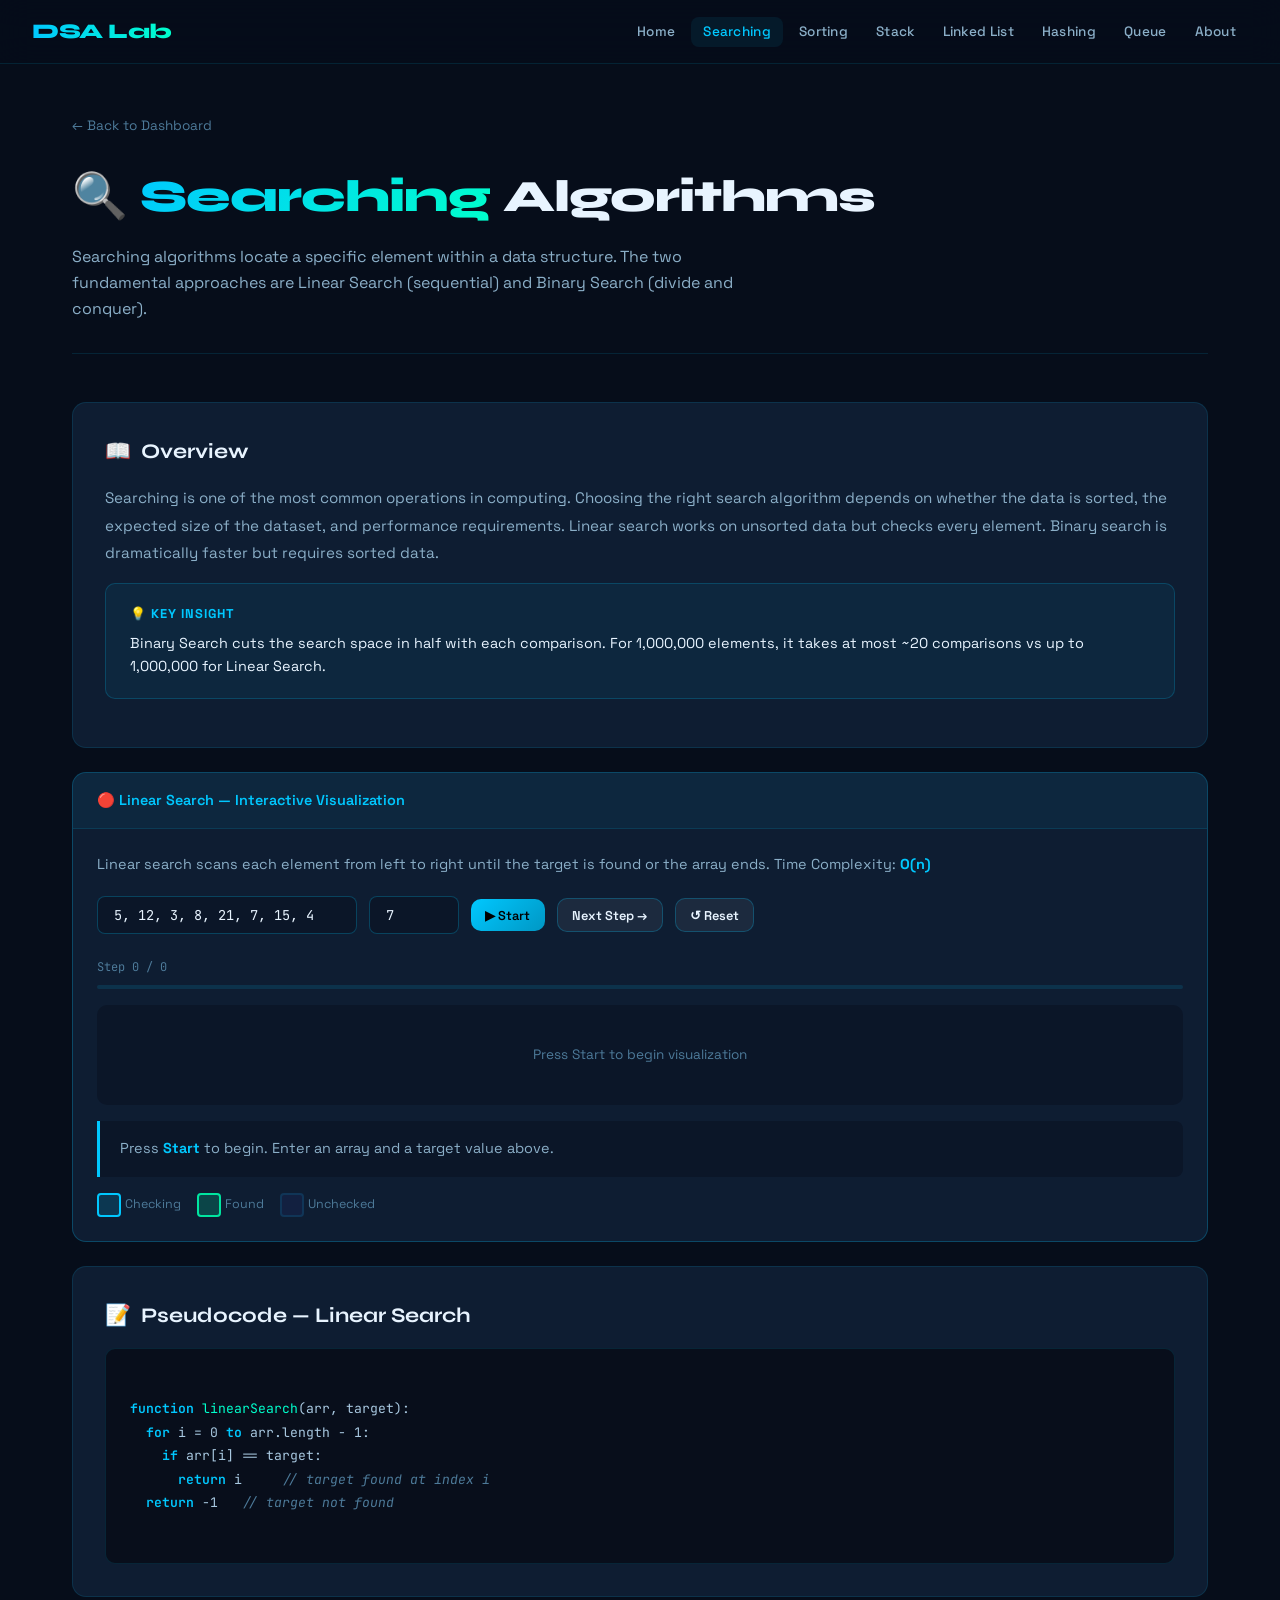
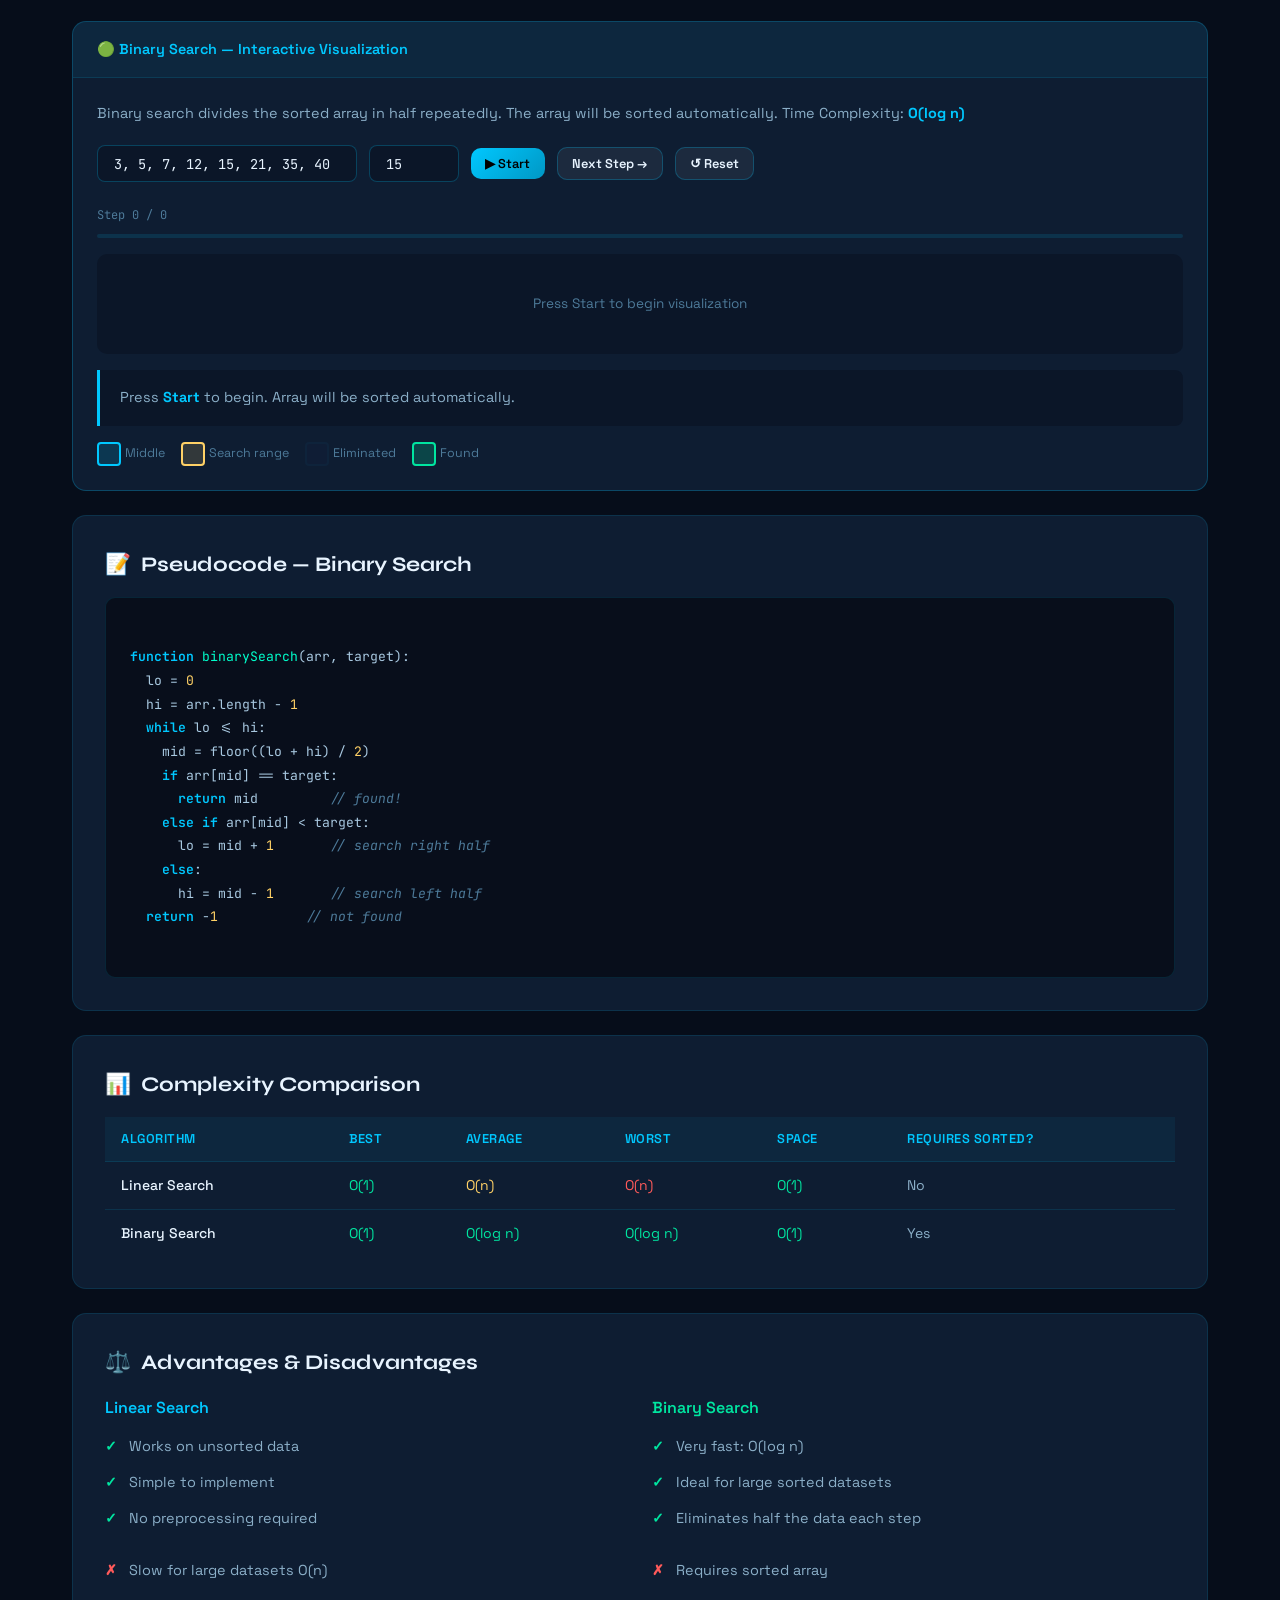
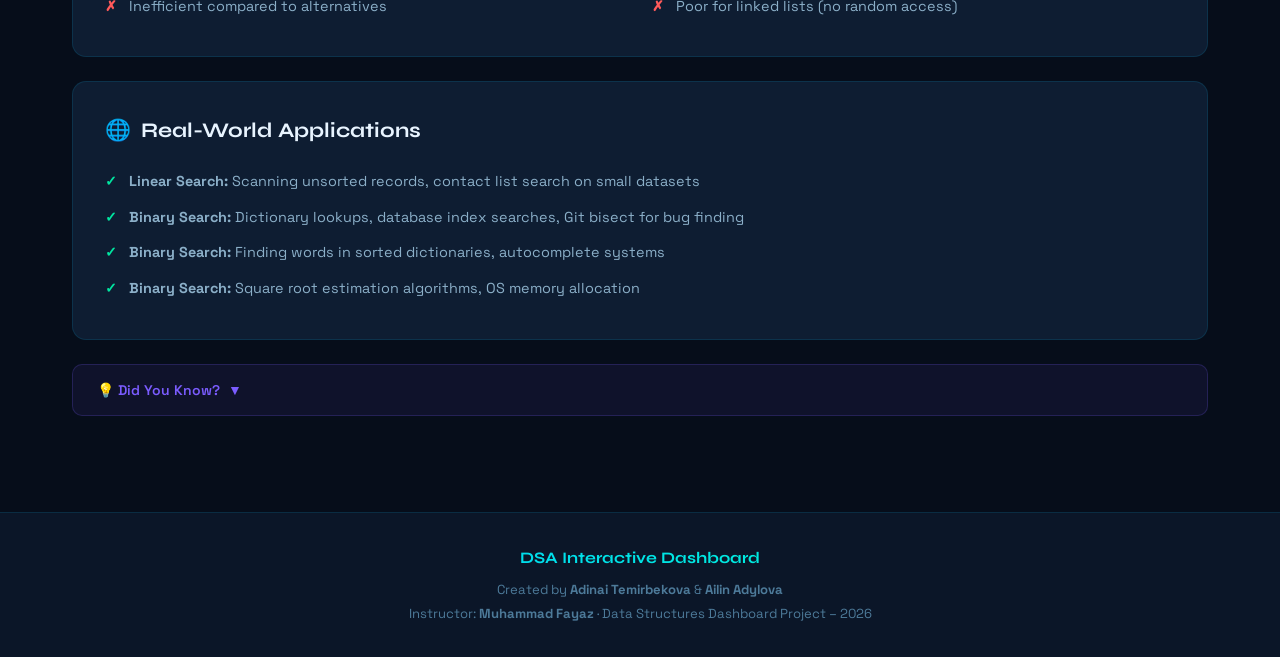
<file: searching.html>
<!DOCTYPE html>
<html lang="en">
<head>
  <meta charset="UTF-8" />
  <meta name="viewport" content="width=device-width, initial-scale=1.0" />
  <title>Searching Algorithms · DSA Dashboard</title>
  <link rel="stylesheet" href="style.css" />
</head>
<body>

<nav>
  <a href="index.html" class="nav-logo">DSA Lab</a>
  <ul class="nav-links">
    <li><a href="index.html">Home</a></li>
    <li><a href="searching.html">Searching</a></li>
    <li><a href="sorting.html">Sorting</a></li>
    <li><a href="stack.html">Stack</a></li>
    <li><a href="linkedlist.html">Linked List</a></li>
    <li><a href="hashing.html">Hashing</a></li>
    <li><a href="queue.html">Queue</a></li>
    <li><a href="about.html">About</a></li>
  </ul>
</nav>

<main class="page-container">
  <div class="page-header">
    <a href="index.html" class="back-link">← Back to Dashboard</a>
    <h1>🔍 <span>Searching</span> Algorithms</h1>
    <p>Searching algorithms locate a specific element within a data structure. The two fundamental approaches are Linear Search (sequential) and Binary Search (divide and conquer).</p>
  </div>

  <!-- ── Overview ── -->
  <div class="content-section reveal">
    <h2><span class="icon">📖</span> Overview</h2>
    <p style="color:var(--text2);font-size:0.95rem;line-height:1.8;">
      Searching is one of the most common operations in computing. Choosing the right search algorithm depends on whether the data is sorted, the expected size of the dataset, and performance requirements. Linear search works on unsorted data but checks every element. Binary search is dramatically faster but requires sorted data.
    </p>
    <div class="concept-box mt2">
      <div class="concept-title">💡 Key Insight</div>
      Binary Search cuts the search space in half with each comparison. For 1,000,000 elements, it takes at most ~20 comparisons vs up to 1,000,000 for Linear Search.
    </div>
  </div>

  <!-- ══════════════════════════════════
       LINEAR SEARCH DEMO
  ══════════════════════════════════ -->
  <div class="demo-section reveal">
    <div class="demo-header">🔴 Linear Search — Interactive Visualization</div>
    <div class="demo-body">
      <p style="color:var(--text2);font-size:0.9rem;margin-bottom:1.25rem;">Linear search scans each element from left to right until the target is found or the array ends. Time Complexity: <strong class="text-cyan">O(n)</strong></p>
      <div class="demo-controls">
        <input type="text" id="ls-array" class="demo-input" value="5, 12, 3, 8, 21, 7, 15, 4" placeholder="Array (comma separated)" style="width:260px;" />
        <input type="number" id="ls-target" class="demo-input" value="7" placeholder="Target" style="width:90px;" />
        <button id="ls-start" class="btn btn-primary btn-sm">▶ Start</button>
        <button id="ls-next"  class="btn btn-secondary btn-sm" disabled>Next Step →</button>
        <button id="ls-reset" class="btn btn-secondary btn-sm">↺ Reset</button>
      </div>

      <div class="step-counter" id="ls-step-count">Step 0 / 0</div>
      <div class="progress-bar"><div class="progress-fill" id="ls-progress" style="width:0%"></div></div>

      <div class="viz-area" id="ls-viz" style="min-height:100px;">
        <span style="color:var(--text3);font-size:0.85rem;">Press Start to begin visualization</span>
      </div>

      <div class="step-panel" id="ls-msg">Press <strong>Start</strong> to begin. Enter an array and a target value above.</div>

      <!-- Legend -->
      <div style="display:flex;gap:1rem;flex-wrap:wrap;margin-top:0.75rem;font-size:0.78rem;color:var(--text3);">
        <span><span class="viz-element active" style="width:24px;height:24px;font-size:0.6rem;display:inline-flex;vertical-align:middle;margin-right:4px;transform:none;box-shadow:none;border-radius:4px;"></span>Checking</span>
        <span><span class="viz-element found" style="width:24px;height:24px;font-size:0.6rem;display:inline-flex;vertical-align:middle;margin-right:4px;transform:none;box-shadow:none;border-radius:4px;animation:none;"></span>Found</span>
        <span><span class="viz-element" style="width:24px;height:24px;font-size:0.6rem;display:inline-flex;vertical-align:middle;margin-right:4px;border-radius:4px;"></span>Unchecked</span>
      </div>
    </div>
  </div>

  <!-- Pseudocode -->
  <div class="content-section reveal">
    <h2><span class="icon">📝</span> Pseudocode — Linear Search</h2>
    <div class="pseudocode">
<span class="kw">function</span> <span class="fn">linearSearch</span>(arr, target):
  <span class="kw">for</span> i = 0 <span class="kw">to</span> arr.length - 1:
    <span class="kw">if</span> arr[i] == target:
      <span class="kw">return</span> i     <span class="cm">// target found at index i</span>
  <span class="kw">return</span> -1   <span class="cm">// target not found</span>
    </div>
  </div>

  <!-- ══════════════════════════════════
       BINARY SEARCH DEMO
  ══════════════════════════════════ -->
  <div class="demo-section reveal">
    <div class="demo-header">🟢 Binary Search — Interactive Visualization</div>
    <div class="demo-body">
      <p style="color:var(--text2);font-size:0.9rem;margin-bottom:1.25rem;">Binary search divides the sorted array in half repeatedly. The array will be sorted automatically. Time Complexity: <strong class="text-cyan">O(log n)</strong></p>
      <div class="demo-controls">
        <input type="text" id="bs-array" class="demo-input" value="3, 5, 7, 12, 15, 21, 35, 40" placeholder="Array (sorted)" style="width:260px;" />
        <input type="number" id="bs-target" class="demo-input" value="15" placeholder="Target" style="width:90px;" />
        <button id="bs-start" class="btn btn-primary btn-sm">▶ Start</button>
        <button id="bs-next"  class="btn btn-secondary btn-sm" disabled>Next Step →</button>
        <button id="bs-reset" class="btn btn-secondary btn-sm">↺ Reset</button>
      </div>

      <div class="step-counter" id="bs-step-count">Step 0 / 0</div>
      <div class="progress-bar"><div class="progress-fill" id="bs-progress" style="width:0%"></div></div>

      <div class="viz-area" id="bs-viz" style="min-height:100px;">
        <span style="color:var(--text3);font-size:0.85rem;">Press Start to begin visualization</span>
      </div>

      <div class="step-panel" id="bs-msg">Press <strong>Start</strong> to begin. Array will be sorted automatically.</div>

      <div style="display:flex;gap:1rem;flex-wrap:wrap;margin-top:0.75rem;font-size:0.78rem;color:var(--text3);">
        <span><span class="viz-element active" style="width:24px;height:24px;font-size:0.6rem;display:inline-flex;vertical-align:middle;margin-right:4px;transform:none;box-shadow:none;border-radius:4px;"></span>Middle</span>
        <span><span class="viz-element comparing" style="width:24px;height:24px;font-size:0.6rem;display:inline-flex;vertical-align:middle;margin-right:4px;transform:none;box-shadow:none;border-radius:4px;"></span>Search range</span>
        <span><span class="viz-element eliminated" style="width:24px;height:24px;font-size:0.6rem;display:inline-flex;vertical-align:middle;margin-right:4px;border-radius:4px;transform:none;"></span>Eliminated</span>
        <span><span class="viz-element found" style="width:24px;height:24px;font-size:0.6rem;display:inline-flex;vertical-align:middle;margin-right:4px;transform:none;border-radius:4px;animation:none;"></span>Found</span>
      </div>
    </div>
  </div>

  <!-- Pseudocode Binary -->
  <div class="content-section reveal">
    <h2><span class="icon">📝</span> Pseudocode — Binary Search</h2>
    <div class="pseudocode">
<span class="kw">function</span> <span class="fn">binarySearch</span>(arr, target):
  lo = <span class="nm">0</span>
  hi = arr.length - <span class="nm">1</span>
  <span class="kw">while</span> lo <= hi:
    mid = floor((lo + hi) / <span class="nm">2</span>)
    <span class="kw">if</span> arr[mid] == target:
      <span class="kw">return</span> mid         <span class="cm">// found!</span>
    <span class="kw">else if</span> arr[mid] < target:
      lo = mid + <span class="nm">1</span>       <span class="cm">// search right half</span>
    <span class="kw">else</span>:
      hi = mid - <span class="nm">1</span>       <span class="cm">// search left half</span>
  <span class="kw">return</span> -<span class="nm">1</span>           <span class="cm">// not found</span>
    </div>
  </div>

  <!-- Complexity Table -->
  <div class="content-section reveal">
    <h2><span class="icon">📊</span> Complexity Comparison</h2>
    <table class="complexity-table">
      <thead><tr><th>Algorithm</th><th>Best</th><th>Average</th><th>Worst</th><th>Space</th><th>Requires Sorted?</th></tr></thead>
      <tbody>
        <tr><td>Linear Search</td><td class="good">O(1)</td><td class="mid">O(n)</td><td class="bad">O(n)</td><td class="good">O(1)</td><td>No</td></tr>
        <tr><td>Binary Search</td><td class="good">O(1)</td><td class="good">O(log n)</td><td class="good">O(log n)</td><td class="good">O(1)</td><td>Yes</td></tr>
      </tbody>
    </table>
  </div>

  <!-- Advantages / Disadvantages -->
  <div class="content-section reveal">
    <h2><span class="icon">⚖️</span> Advantages &amp; Disadvantages</h2>
    <div class="two-col">
      <div>
        <p style="color:var(--cyan);font-weight:600;margin-bottom:0.5rem;">Linear Search</p>
        <ul class="adv-list pros">
          <li>Works on unsorted data</li>
          <li>Simple to implement</li>
          <li>No preprocessing required</li>
        </ul>
        <ul class="adv-list cons mt2">
          <li>Slow for large datasets O(n)</li>
          <li>Inefficient compared to alternatives</li>
        </ul>
      </div>
      <div>
        <p style="color:var(--green);font-weight:600;margin-bottom:0.5rem;">Binary Search</p>
        <ul class="adv-list pros">
          <li>Very fast: O(log n)</li>
          <li>Ideal for large sorted datasets</li>
          <li>Eliminates half the data each step</li>
        </ul>
        <ul class="adv-list cons mt2">
          <li>Requires sorted array</li>
          <li>Poor for linked lists (no random access)</li>
        </ul>
      </div>
    </div>
  </div>

  <!-- Real-world Applications -->
  <div class="content-section reveal">
    <h2><span class="icon">🌐</span> Real-World Applications</h2>
    <ul class="adv-list pros" style="color:var(--text2);">
      <li><strong>Linear Search:</strong> Scanning unsorted records, contact list search on small datasets</li>
      <li><strong>Binary Search:</strong> Dictionary lookups, database index searches, Git bisect for bug finding</li>
      <li><strong>Binary Search:</strong> Finding words in sorted dictionaries, autocomplete systems</li>
      <li><strong>Binary Search:</strong> Square root estimation algorithms, OS memory allocation</li>
    </ul>
  </div>

  <!-- Did You Know -->
  <div class="did-you-know reveal">
    <button class="dyk-toggle">💡 Did You Know? <span class="dyk-arrow">▼</span></button>
    <div class="dyk-content">
      Binary Search was first published in 1946, but the first bug-free implementation wasn't written until 1962! Even Jon Bentley (who popularized it) noted that most programmers fail to implement it correctly on the first try. The tricky part is computing the midpoint — integer overflow can occur with <code>(lo + hi) / 2</code>; the safe version is <code>lo + (hi - lo) / 2</code>.
    </div>
  </div>
</main>

<footer>
  <div class="footer-inner">
    <div class="footer-title">DSA Interactive Dashboard</div>
    <p>Created by <strong>Adinai Temirbekova</strong> &amp; <strong>Ailin Adylova</strong><br>
    Instructor: <strong>Muhammad Fayaz</strong> · Data Structures Dashboard Project – 2026</p>
  </div>
</footer>

<script src="script.js"></script>
</body>
</html>
</file>
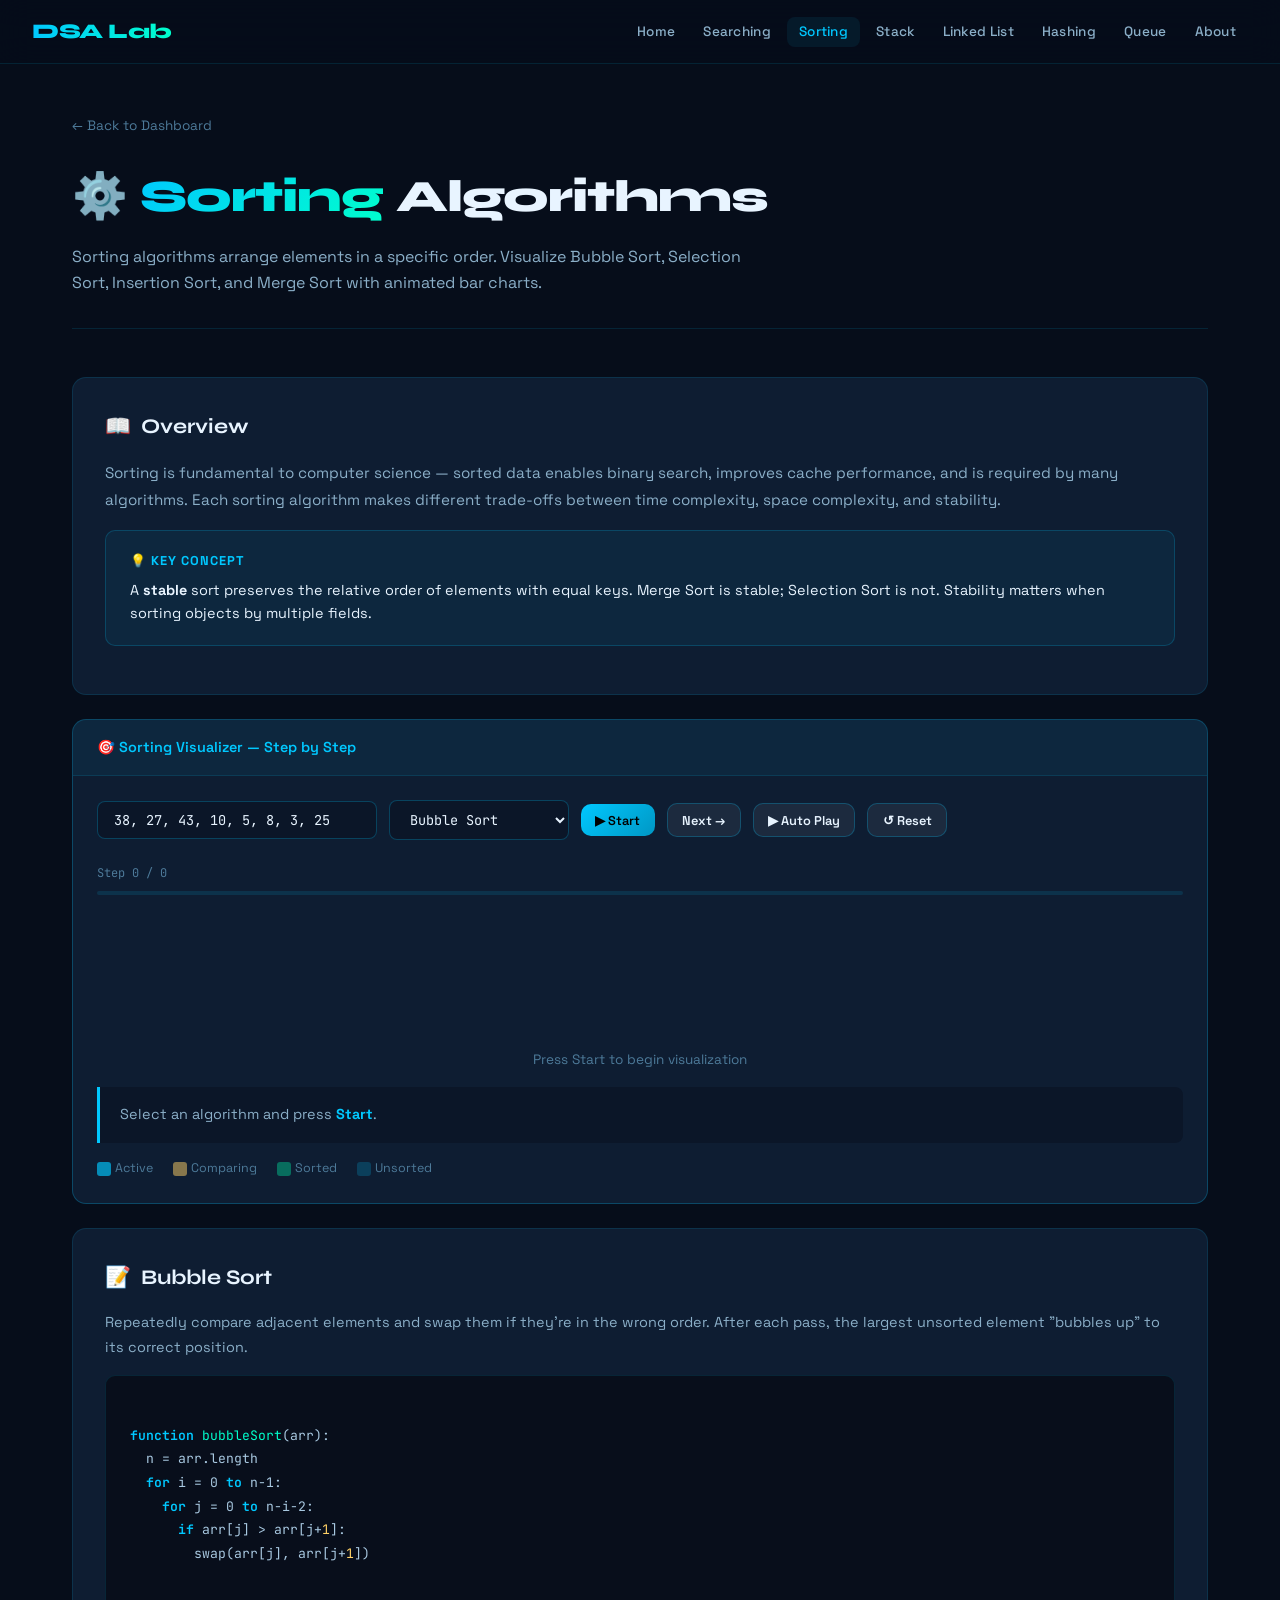
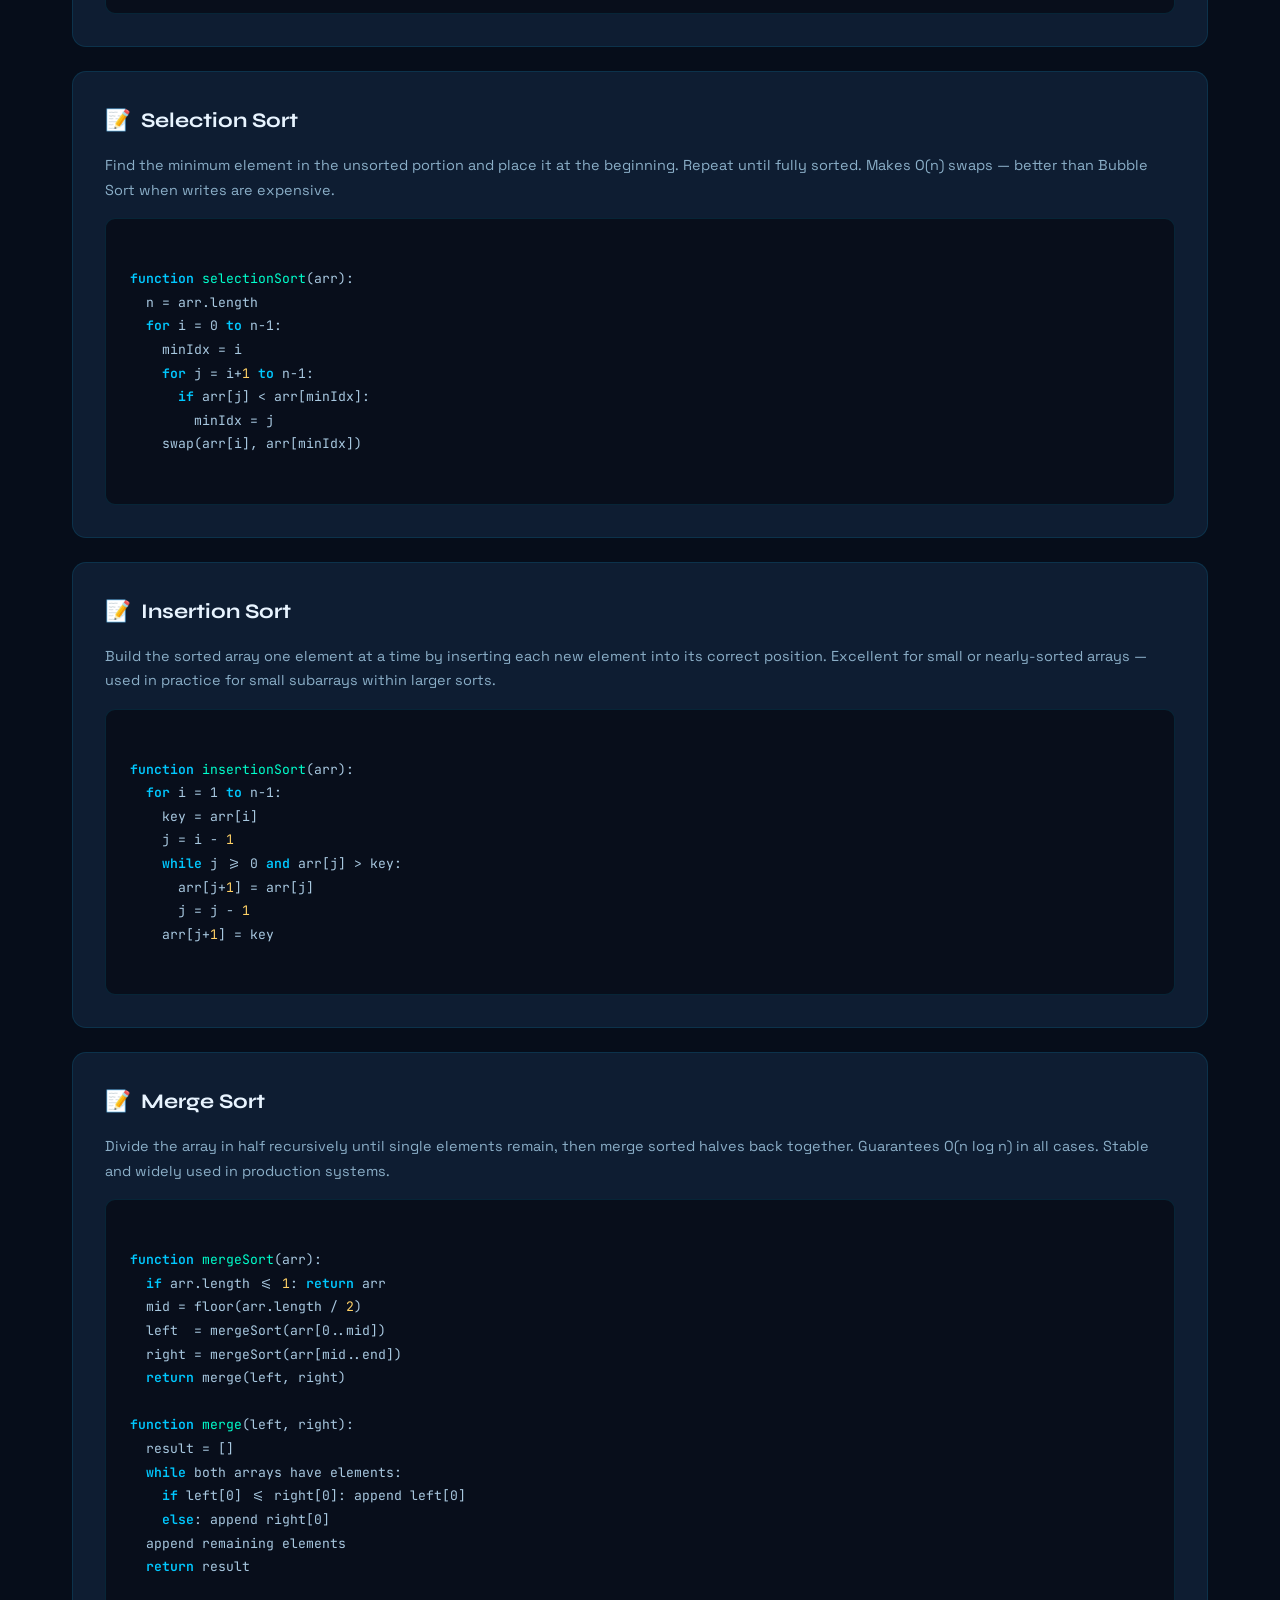
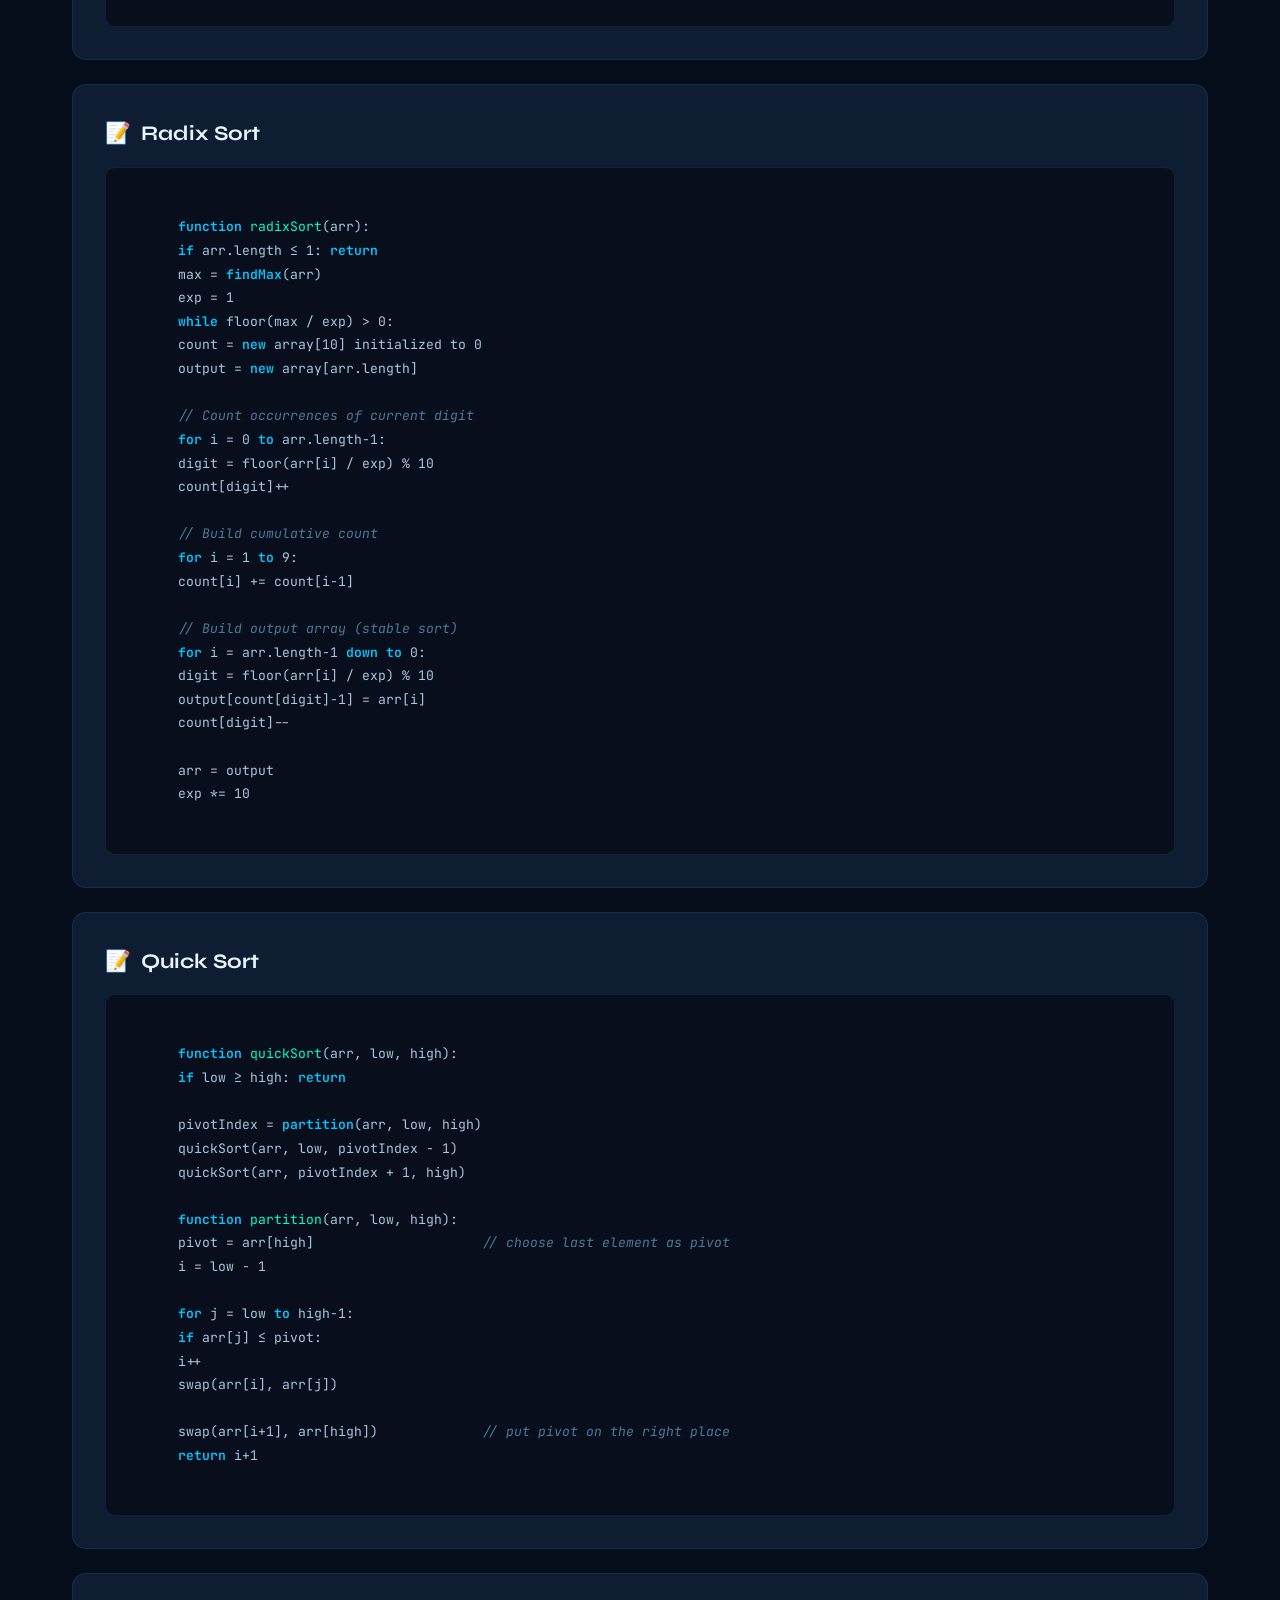
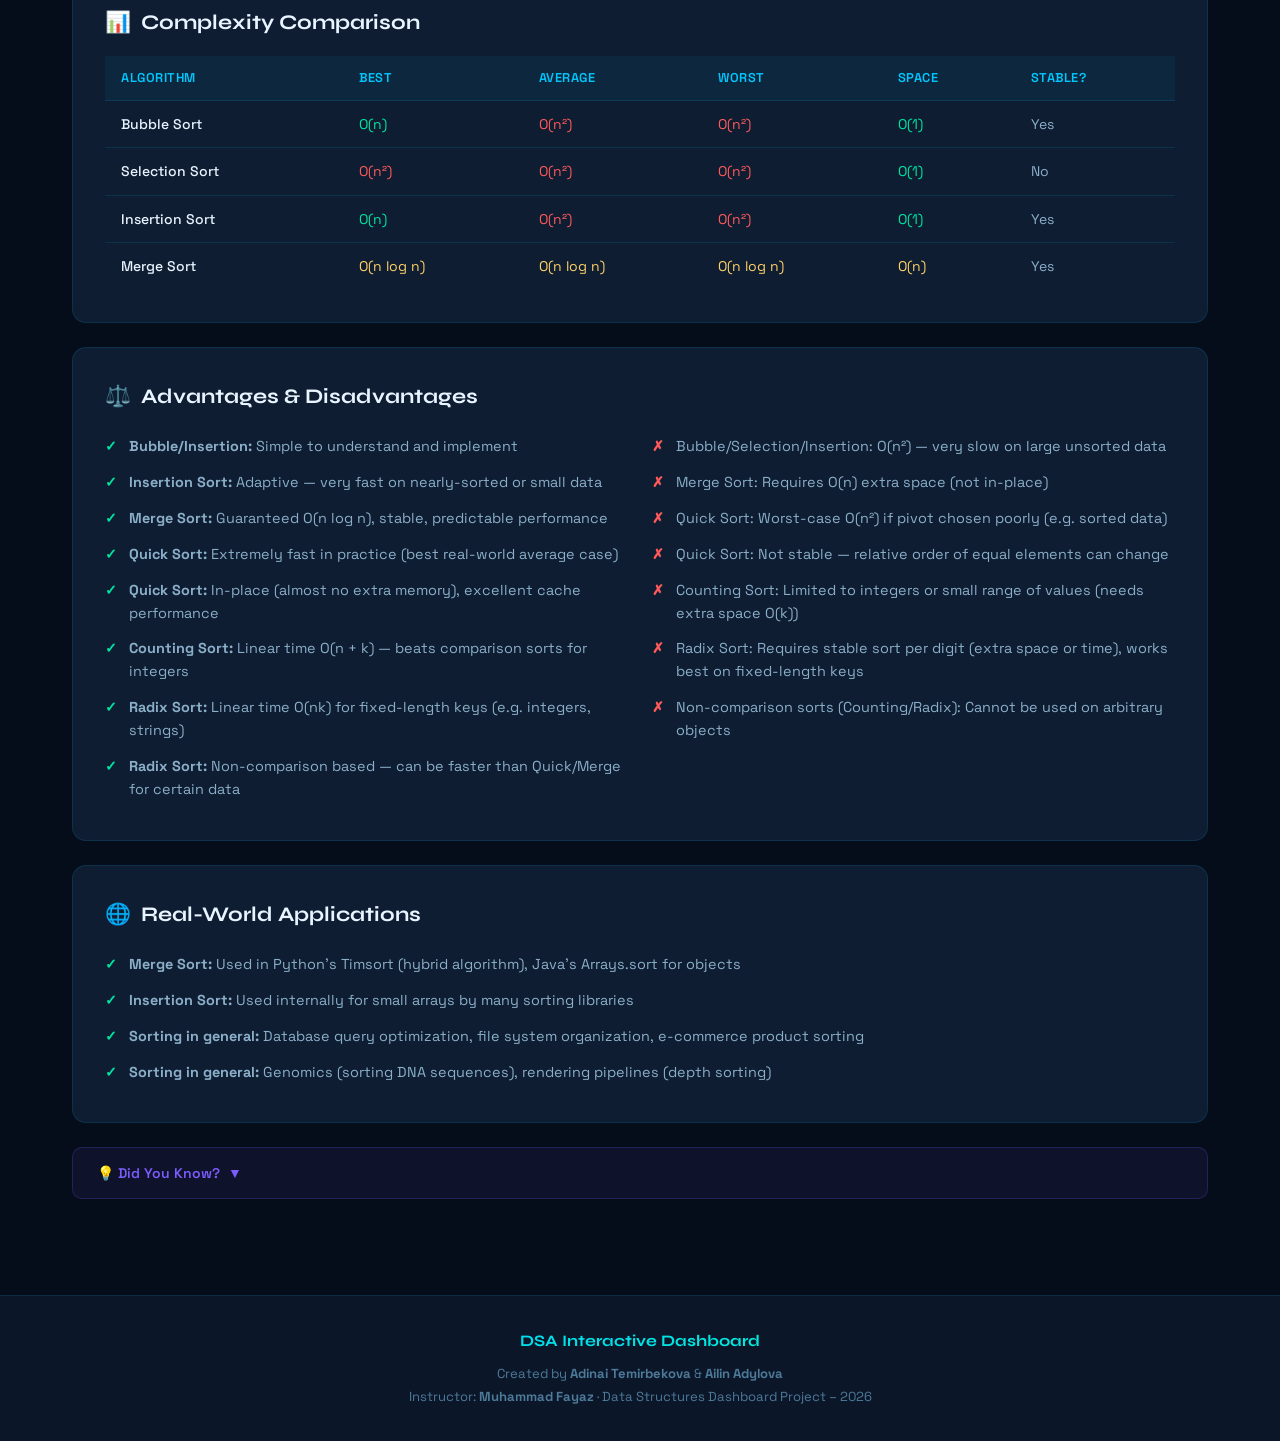
<file: sorting.html>
<!DOCTYPE html>
<html lang="en">
<head>
  <meta charset="UTF-8" />
  <meta name="viewport" content="width=device-width, initial-scale=1.0" />
  <title>Sorting Algorithms · DSA Dashboard</title>
  <link rel="stylesheet" href="style.css" />
</head>
<body>

<nav>
  <a href="index.html" class="nav-logo">DSA Lab</a>
  <ul class="nav-links">
    <li><a href="index.html">Home</a></li>
    <li><a href="searching.html">Searching</a></li>
    <li><a href="sorting.html">Sorting</a></li>
    <li><a href="stack.html">Stack</a></li>
    <li><a href="linkedlist.html">Linked List</a></li>
    <li><a href="hashing.html">Hashing</a></li>
    <li><a href="queue.html">Queue</a></li>
    <li><a href="about.html">About</a></li>
  </ul>
</nav>

<main class="page-container">
  <div class="page-header">
    <a href="index.html" class="back-link">← Back to Dashboard</a>
    <h1>⚙️ <span>Sorting</span> Algorithms</h1>
    <p>Sorting algorithms arrange elements in a specific order. Visualize Bubble Sort, Selection Sort, Insertion Sort, and Merge Sort with animated bar charts.</p>
  </div>

  <!-- Overview -->
  <div class="content-section reveal">
    <h2><span class="icon">📖</span> Overview</h2>
    <p style="color:var(--text2);font-size:0.95rem;line-height:1.8;">
      Sorting is fundamental to computer science — sorted data enables binary search, improves cache performance, and is required by many algorithms. Each sorting algorithm makes different trade-offs between time complexity, space complexity, and stability.
    </p>
    <div class="concept-box mt2">
      <div class="concept-title">💡 Key Concept</div>
      A <strong>stable</strong> sort preserves the relative order of elements with equal keys. Merge Sort is stable; Selection Sort is not. Stability matters when sorting objects by multiple fields.
    </div>
  </div>

  <!-- ══════════════════════════════════
       SORTING DEMO
  ══════════════════════════════════ -->
  <div class="demo-section reveal">
    <div class="demo-header">🎯 Sorting Visualizer — Step by Step</div>
    <div class="demo-body">
      <div class="demo-controls">
        <input type="text" id="sort-array" class="demo-input" value="38, 27, 43, 10, 5, 8, 3, 25" placeholder="Array (comma separated)" style="width:280px;" />
        <select id="sort-algo" class="demo-input" style="width:180px;">
          <option value="bubble">Bubble Sort</option>
          <option value="selection">Selection Sort</option>
          <option value="insertion">Insertion Sort</option>
          <option value="merge">Merge Sort</option>
          <option value="quick">Quick Sort</option>
          <option value="counting">Counting Sort</option>
          <option value="radix">Radix Sort</option>
        </select>
        <button id="sort-start" class="btn btn-primary btn-sm">▶ Start</button>
        <button id="sort-next"  class="btn btn-secondary btn-sm" disabled>Next →</button>
        <button id="sort-auto"  class="btn btn-secondary btn-sm">▶ Auto Play</button>
        <button id="sort-reset" class="btn btn-secondary btn-sm">↺ Reset</button>
      </div>

      <div class="step-counter" id="sort-step-count">Step 0 / 0</div>
      <div class="progress-bar"><div class="progress-fill" id="sort-progress" style="width:0%"></div></div>

      <!-- Bar Chart Visualization -->
      <div class="bar-container" id="sort-bars" style="margin-bottom:1rem;">
        <span style="color:var(--text3);font-size:0.85rem;">Press Start to begin visualization</span>
      </div>

      <div class="step-panel" id="sort-msg">Select an algorithm and press <strong>Start</strong>.</div>

      <div style="display:flex;gap:1.25rem;flex-wrap:wrap;margin-top:0.75rem;font-size:0.78rem;color:var(--text3);">
        <span><span style="display:inline-block;width:14px;height:14px;background:rgba(0,200,255,0.65);border-radius:3px;vertical-align:middle;margin-right:4px;"></span>Active</span>
        <span><span style="display:inline-block;width:14px;height:14px;background:rgba(255,209,102,0.5);border-radius:3px;vertical-align:middle;margin-right:4px;"></span>Comparing</span>
        <span><span style="display:inline-block;width:14px;height:14px;background:rgba(0,229,160,0.4);border-radius:3px;vertical-align:middle;margin-right:4px;"></span>Sorted</span>
        <span><span style="display:inline-block;width:14px;height:14px;background:rgba(0,200,255,0.2);border-radius:3px;vertical-align:middle;margin-right:4px;"></span>Unsorted</span>
      </div>
    </div>
  </div>

  <!-- Algorithm Explanations -->
  <div class="content-section reveal">
    <h2><span class="icon">📝</span> Bubble Sort</h2>
    <p style="color:var(--text2);font-size:0.9rem;line-height:1.7;margin-bottom:1rem;">Repeatedly compare adjacent elements and swap them if they're in the wrong order. After each pass, the largest unsorted element "bubbles up" to its correct position.</p>
    <div class="pseudocode">
<span class="kw">function</span> <span class="fn">bubbleSort</span>(arr):
  n = arr.length
  <span class="kw">for</span> i = 0 <span class="kw">to</span> n-1:
    <span class="kw">for</span> j = 0 <span class="kw">to</span> n-i-2:
      <span class="kw">if</span> arr[j] > arr[j+<span class="nm">1</span>]:
        swap(arr[j], arr[j+<span class="nm">1</span>])
    </div>
  </div>

  <div class="content-section reveal">
    <h2><span class="icon">📝</span> Selection Sort</h2>
    <p style="color:var(--text2);font-size:0.9rem;line-height:1.7;margin-bottom:1rem;">Find the minimum element in the unsorted portion and place it at the beginning. Repeat until fully sorted. Makes O(n) swaps — better than Bubble Sort when writes are expensive.</p>
    <div class="pseudocode">
<span class="kw">function</span> <span class="fn">selectionSort</span>(arr):
  n = arr.length
  <span class="kw">for</span> i = 0 <span class="kw">to</span> n-1:
    minIdx = i
    <span class="kw">for</span> j = i+<span class="nm">1</span> <span class="kw">to</span> n-1:
      <span class="kw">if</span> arr[j] < arr[minIdx]:
        minIdx = j
    swap(arr[i], arr[minIdx])
    </div>
  </div>

  <div class="content-section reveal">
    <h2><span class="icon">📝</span> Insertion Sort</h2>
    <p style="color:var(--text2);font-size:0.9rem;line-height:1.7;margin-bottom:1rem;">Build the sorted array one element at a time by inserting each new element into its correct position. Excellent for small or nearly-sorted arrays — used in practice for small subarrays within larger sorts.</p>
    <div class="pseudocode">
<span class="kw">function</span> <span class="fn">insertionSort</span>(arr):
  <span class="kw">for</span> i = 1 <span class="kw">to</span> n-1:
    key = arr[i]
    j = i - <span class="nm">1</span>
    <span class="kw">while</span> j >= 0 <span class="kw">and</span> arr[j] > key:
      arr[j+<span class="nm">1</span>] = arr[j]
      j = j - <span class="nm">1</span>
    arr[j+<span class="nm">1</span>] = key
    </div>
  </div>

  <div class="content-section reveal">
    <h2><span class="icon">📝</span> Merge Sort</h2>
    <p style="color:var(--text2);font-size:0.9rem;line-height:1.7;margin-bottom:1rem;">Divide the array in half recursively until single elements remain, then merge sorted halves back together. Guarantees O(n log n) in all cases. Stable and widely used in production systems.</p>
    <div class="pseudocode">
<span class="kw">function</span> <span class="fn">mergeSort</span>(arr):
  <span class="kw">if</span> arr.length <= <span class="nm">1</span>: <span class="kw">return</span> arr
  mid = floor(arr.length / <span class="nm">2</span>)
  left  = mergeSort(arr[0..mid])
  right = mergeSort(arr[mid..end])
  <span class="kw">return</span> merge(left, right)

<span class="kw">function</span> <span class="fn">merge</span>(left, right):
  result = []
  <span class="kw">while</span> both arrays have elements:
    <span class="kw">if</span> left[0] <= right[0]: append left[0]
    <span class="kw">else</span>: append right[0]
  append remaining elements
  <span class="kw">return</span> result
    </div>
  </div>

  <div class="content-section reveal">
    <h2><span class="icon">📝</span> Radix Sort</h2>
<!--    <p style="color:var(&#45;&#45;text2);font-size:0.9rem;line-height:1.7;margin-bottom:1rem;">Divide the array in half recursively until single elements remain, then merge sorted halves back together. Guarantees O(n log n) in all cases. Stable and widely used in production systems.</p>-->
    <div class="pseudocode">
      <span class="kw">function</span> <span class="fn">radixSort</span>(arr):
      <span class="kw">if</span> arr.length ≤ 1: <span class="kw">return</span>
      max = <span class="kw">findMax</span>(arr)
      exp = 1
      <span class="kw">while</span> floor(max / exp) > 0:
      count = <span class="kw">new</span> array[10] initialized to 0
      output = <span class="kw">new</span> array[arr.length]

      <span class="cm">// Count occurrences of current digit</span>
      <span class="kw">for</span> i = 0 <span class="kw">to</span> arr.length-1:
      digit = floor(arr[i] / exp) % 10
      count[digit]++

      <span class="cm">// Build cumulative count</span>
      <span class="kw">for</span> i = 1 <span class="kw">to</span> 9:
      count[i] += count[i-1]

      <span class="cm">// Build output array (stable sort)</span>
      <span class="kw">for</span> i = arr.length-1 <span class="kw">down to</span> 0:
      digit = floor(arr[i] / exp) % 10
      output[count[digit]-1] = arr[i]
      count[digit]--

      arr = output
      exp *= 10
    </div>
  </div>

  <div class="content-section reveal">
    <h2><span class="icon">📝</span> Quick Sort</h2>
    <!--    <p style="color:var(&#45;&#45;text2);font-size:0.9rem;line-height:1.7;margin-bottom:1rem;">Divide the array in half recursively until single elements remain, then merge sorted halves back together. Guarantees O(n log n) in all cases. Stable and widely used in production systems.</p>-->
    <div class="pseudocode">
      <span class="kw">function</span> <span class="fn">quickSort</span>(arr, low, high):
      <span class="kw">if</span> low ≥ high: <span class="kw">return</span>

      pivotIndex = <span class="kw">partition</span>(arr, low, high)
      quickSort(arr, low, pivotIndex - 1)
      quickSort(arr, pivotIndex + 1, high)

      <span class="kw">function</span> <span class="fn">partition</span>(arr, low, high):
      pivot = arr[high]                     <span class="cm">// choose last element as pivot</span>
      i = low - 1

      <span class="kw">for</span> j = low <span class="kw">to</span> high-1:
      <span class="kw">if</span> arr[j] ≤ pivot:
      i++
      swap(arr[i], arr[j])

      swap(arr[i+1], arr[high])             <span class="cm">// put pivot on the right place</span>
      <span class="kw">return</span> i+1
    </div>
  </div>

  <!-- Complexity Table -->
  <div class="content-section reveal">
    <h2><span class="icon">📊</span> Complexity Comparison</h2>
    <table class="complexity-table">
      <thead><tr><th>Algorithm</th><th>Best</th><th>Average</th><th>Worst</th><th>Space</th><th>Stable?</th></tr></thead>
      <tbody>
        <tr><td>Bubble Sort</td><td class="good">O(n)</td><td class="bad">O(n²)</td><td class="bad">O(n²)</td><td class="good">O(1)</td><td>Yes</td></tr>
        <tr><td>Selection Sort</td><td class="bad">O(n²)</td><td class="bad">O(n²)</td><td class="bad">O(n²)</td><td class="good">O(1)</td><td>No</td></tr>
        <tr><td>Insertion Sort</td><td class="good">O(n)</td><td class="bad">O(n²)</td><td class="bad">O(n²)</td><td class="good">O(1)</td><td>Yes</td></tr>
        <tr><td>Merge Sort</td><td class="mid">O(n log n)</td><td class="mid">O(n log n)</td><td class="mid">O(n log n)</td><td class="mid">O(n)</td><td>Yes</td></tr>
      </tbody>
    </table>
  </div>

  <!-- Advantages / Disadvantages -->
  <!-- Advantages / Disadvantages -->
  <div class="content-section reveal">
    <h2><span class="icon">⚖️</span> Advantages &amp; Disadvantages</h2>
    <div class="two-col">
      <div>
        <ul class="adv-list pros">
          <li><strong>Bubble/Insertion:</strong> Simple to understand and implement</li>
          <li><strong>Insertion Sort:</strong> Adaptive — very fast on nearly-sorted or small data</li>
          <li><strong>Merge Sort:</strong> Guaranteed O(n log n), stable, predictable performance</li>
          <li><strong>Quick Sort:</strong> Extremely fast in practice (best real-world average case)</li>
          <li><strong>Quick Sort:</strong> In-place (almost no extra memory), excellent cache performance</li>
          <li><strong>Counting Sort:</strong> Linear time O(n + k) — beats comparison sorts for integers</li>
          <li><strong>Radix Sort:</strong> Linear time O(nk) for fixed-length keys (e.g. integers, strings)</li>
          <li><strong>Radix Sort:</strong> Non-comparison based — can be faster than Quick/Merge for certain data</li>
        </ul>
      </div>
      <div>
        <ul class="adv-list cons">
          <li>Bubble/Selection/Insertion: O(n²) — very slow on large unsorted data</li>
          <li>Merge Sort: Requires O(n) extra space (not in-place)</li>
          <li>Quick Sort: Worst-case O(n²) if pivot chosen poorly (e.g. sorted data)</li>
          <li>Quick Sort: Not stable — relative order of equal elements can change</li>
          <li>Counting Sort: Limited to integers or small range of values (needs extra space O(k))</li>
          <li>Radix Sort: Requires stable sort per digit (extra space or time), works best on fixed-length keys</li>
          <li>Non-comparison sorts (Counting/Radix): Cannot be used on arbitrary objects</li>
        </ul>
      </div>
    </div>
  </div>

  <!-- Real-World -->
  <div class="content-section reveal">
    <h2><span class="icon">🌐</span> Real-World Applications</h2>
    <ul class="adv-list pros" style="color:var(--text2);">
      <li><strong>Merge Sort:</strong> Used in Python's Timsort (hybrid algorithm), Java's Arrays.sort for objects</li>
      <li><strong>Insertion Sort:</strong> Used internally for small arrays by many sorting libraries</li>
      <li><strong>Sorting in general:</strong> Database query optimization, file system organization, e-commerce product sorting</li>
      <li><strong>Sorting in general:</strong> Genomics (sorting DNA sequences), rendering pipelines (depth sorting)</li>
    </ul>
  </div>

  <div class="did-you-know reveal">
    <button class="dyk-toggle">💡 Did You Know? <span class="dyk-arrow">▼</span></button>
    <div class="dyk-content">
      No comparison-based sorting algorithm can beat O(n log n) in the worst case — this is mathematically proven! However, non-comparison sorts like Radix Sort and Counting Sort can sort integers in O(n) time by exploiting the structure of the data rather than comparing elements.
    </div>
  </div>
</main>

<footer>
  <div class="footer-inner">
    <div class="footer-title">DSA Interactive Dashboard</div>
    <p>Created by <strong>Adinai Temirbekova</strong> &amp; <strong>Ailin Adylova</strong><br>
    Instructor: <strong>Muhammad Fayaz</strong> · Data Structures Dashboard Project – 2026</p>
  </div>
</footer>

<script src="script.js"></script>
</body>
</html>
</file>
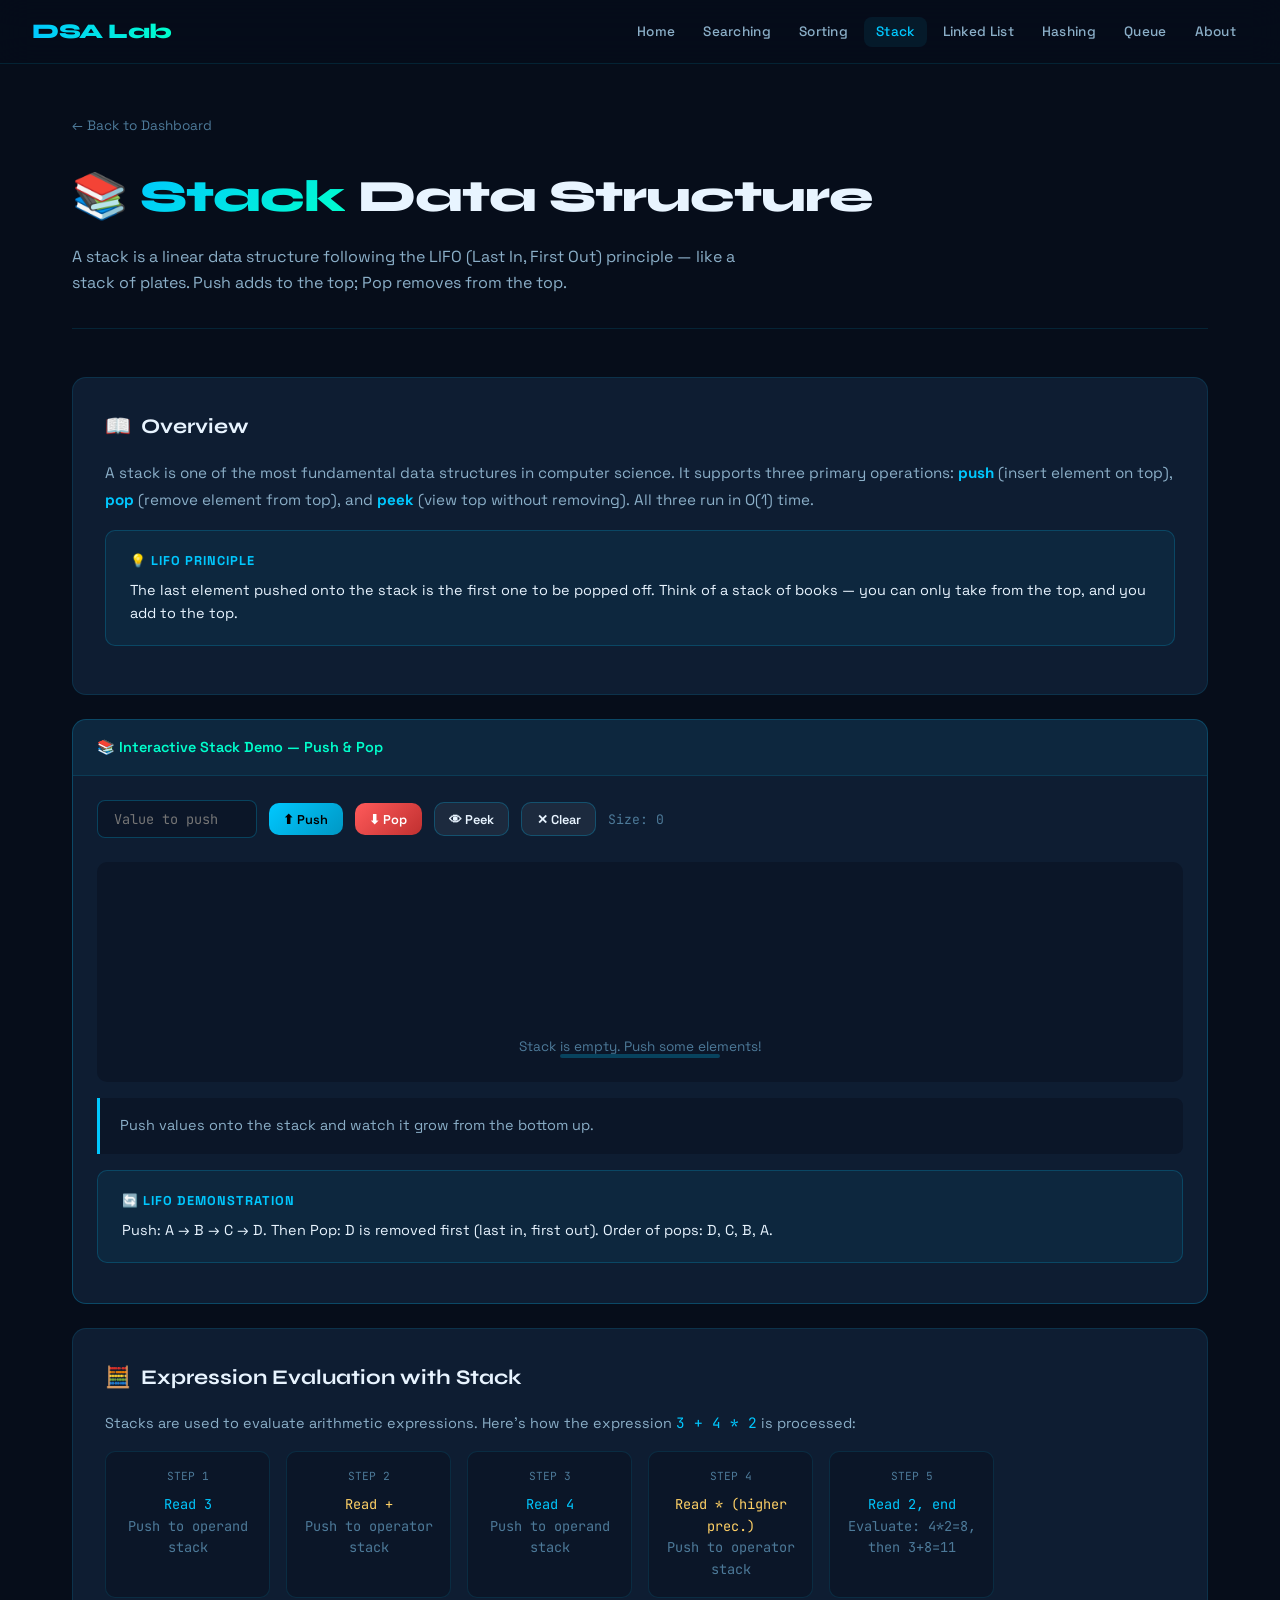
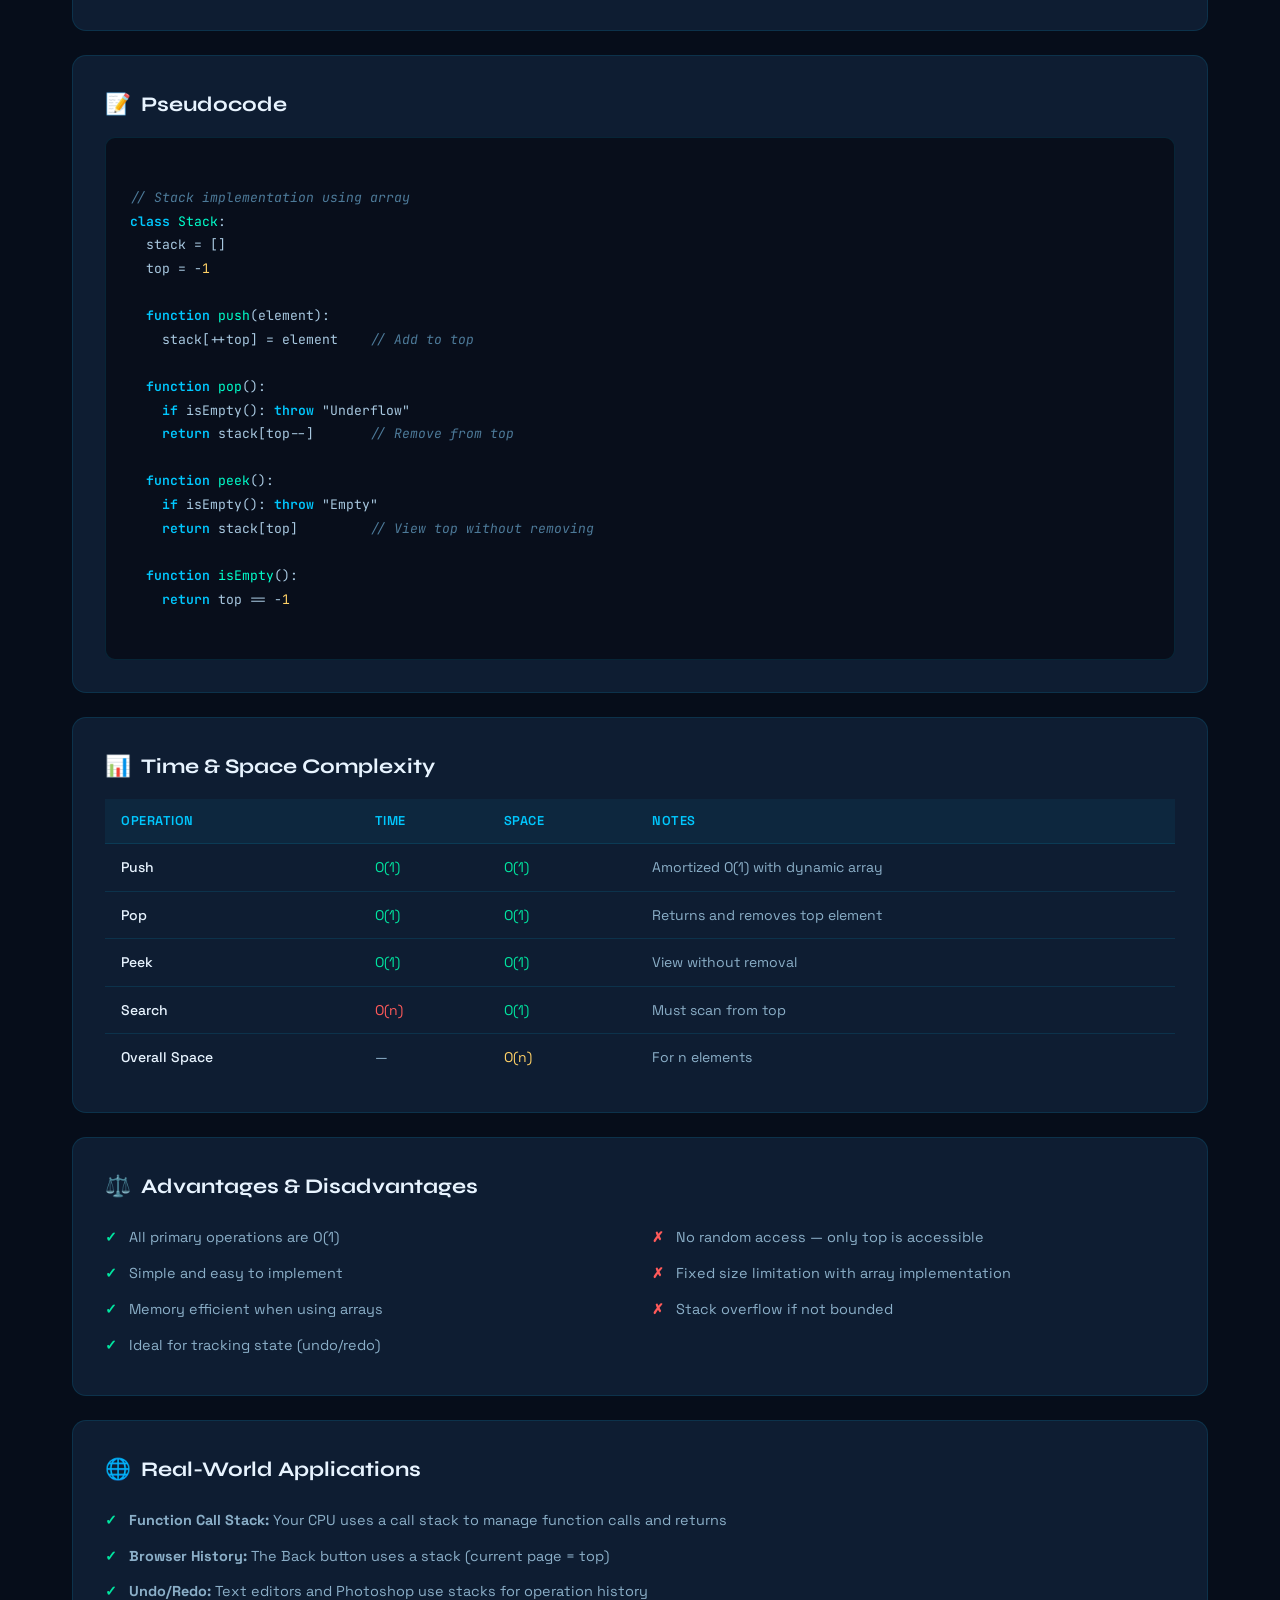
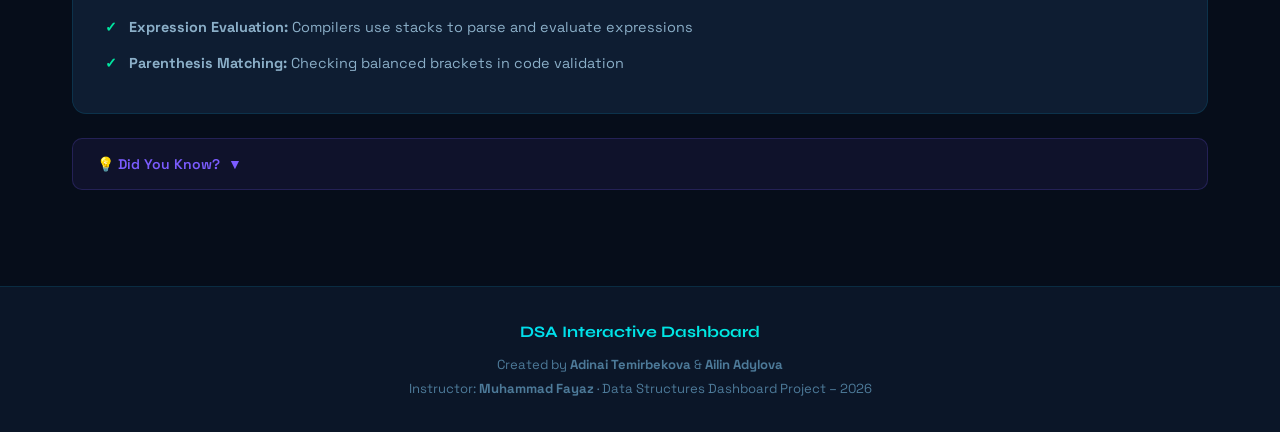
<file: stack.html>
<!DOCTYPE html>
<html lang="en">
<head>
  <meta charset="UTF-8" />
  <meta name="viewport" content="width=device-width, initial-scale=1.0" />
  <title>Stack · DSA Dashboard</title>
  <link rel="stylesheet" href="style.css" />
</head>
<body>

<nav>
  <a href="index.html" class="nav-logo">DSA Lab</a>
  <ul class="nav-links">
    <li><a href="index.html">Home</a></li>
    <li><a href="searching.html">Searching</a></li>
    <li><a href="sorting.html">Sorting</a></li>
    <li><a href="stack.html">Stack</a></li>
    <li><a href="linkedlist.html">Linked List</a></li>
    <li><a href="hashing.html">Hashing</a></li>
    <li><a href="queue.html">Queue</a></li>
    <li><a href="about.html">About</a></li>
  </ul>
</nav>

<main class="page-container">
  <div class="page-header">
    <a href="index.html" class="back-link">← Back to Dashboard</a>
    <h1>📚 <span>Stack</span> Data Structure</h1>
    <p>A stack is a linear data structure following the LIFO (Last In, First Out) principle — like a stack of plates. Push adds to the top; Pop removes from the top.</p>
  </div>

  <!-- Overview -->
  <div class="content-section reveal">
    <h2><span class="icon">📖</span> Overview</h2>
    <p style="color:var(--text2);font-size:0.95rem;line-height:1.8;">
      A stack is one of the most fundamental data structures in computer science. It supports three primary operations: <strong class="text-cyan">push</strong> (insert element on top), <strong class="text-cyan">pop</strong> (remove element from top), and <strong class="text-cyan">peek</strong> (view top without removing). All three run in O(1) time.
    </p>
    <div class="concept-box mt2">
      <div class="concept-title">💡 LIFO Principle</div>
      The last element pushed onto the stack is the first one to be popped off. Think of a stack of books — you can only take from the top, and you add to the top.
    </div>
  </div>

  <!-- DEMO -->
  <div class="demo-section reveal">
    <div class="demo-header" style="color:var(--teal);">📚 Interactive Stack Demo — Push &amp; Pop</div>
    <div class="demo-body">
      <div class="demo-controls">
        <input type="text" id="stack-input" class="demo-input" placeholder="Value to push" style="width:160px;" />
        <button id="stack-push"  class="btn btn-primary btn-sm">⬆ Push</button>
        <button id="stack-pop"   class="btn btn-danger btn-sm">⬇ Pop</button>
        <button id="stack-peek"  class="btn btn-secondary btn-sm">👁 Peek</button>
        <button id="stack-clear" class="btn btn-secondary btn-sm">✕ Clear</button>
        <span id="stack-size" style="color:var(--text3);font-size:0.82rem;font-family:var(--font-mono);">Size: 0</span>
      </div>

      <!-- Stack Visualization -->
      <div class="stack-viz" id="stack-viz">
        <p id="stack-empty-msg" style="color:var(--text3);font-size:0.85rem;position:absolute;">Stack is empty. Push some elements!</p>
        <div class="stack-base"></div>
      </div>

      <div class="step-panel" id="stack-msg" style="margin-top:1rem;">Push values onto the stack and watch it grow from the bottom up.</div>

      <!-- LIFO illustration -->
      <div class="concept-box mt2">
        <div class="concept-title">🔄 LIFO Demonstration</div>
        Push: A → B → C → D. Then Pop: D is removed first (last in, first out). Order of pops: D, C, B, A.
      </div>
    </div>
  </div>

  <!-- Expression Evaluation Example -->
  <div class="content-section reveal">
    <h2><span class="icon">🧮</span> Expression Evaluation with Stack</h2>
    <p style="color:var(--text2);font-size:0.9rem;line-height:1.7;margin-bottom:1rem;">Stacks are used to evaluate arithmetic expressions. Here's how the expression <code class="text-mono" style="color:var(--cyan);">3 + 4 * 2</code> is processed:</p>
    <div style="display:grid;grid-template-columns:repeat(auto-fill,minmax(160px,1fr));gap:1rem;">
      <div style="background:var(--bg2);border:1px solid var(--border);border-radius:10px;padding:1rem;text-align:center;font-family:var(--font-mono);font-size:0.85rem;">
        <div style="color:var(--text3);font-size:0.7rem;margin-bottom:0.5rem;">STEP 1</div>
        <div style="color:var(--cyan);">Read 3</div>
        <div style="color:var(--text3);">Push to operand stack</div>
      </div>
      <div style="background:var(--bg2);border:1px solid var(--border);border-radius:10px;padding:1rem;text-align:center;font-family:var(--font-mono);font-size:0.85rem;">
        <div style="color:var(--text3);font-size:0.7rem;margin-bottom:0.5rem;">STEP 2</div>
        <div style="color:var(--yellow);">Read +</div>
        <div style="color:var(--text3);">Push to operator stack</div>
      </div>
      <div style="background:var(--bg2);border:1px solid var(--border);border-radius:10px;padding:1rem;text-align:center;font-family:var(--font-mono);font-size:0.85rem;">
        <div style="color:var(--text3);font-size:0.7rem;margin-bottom:0.5rem;">STEP 3</div>
        <div style="color:var(--cyan);">Read 4</div>
        <div style="color:var(--text3);">Push to operand stack</div>
      </div>
      <div style="background:var(--bg2);border:1px solid var(--border);border-radius:10px;padding:1rem;text-align:center;font-family:var(--font-mono);font-size:0.85rem;">
        <div style="color:var(--text3);font-size:0.7rem;margin-bottom:0.5rem;">STEP 4</div>
        <div style="color:var(--yellow);">Read * (higher prec.)</div>
        <div style="color:var(--text3);">Push to operator stack</div>
      </div>
      <div style="background:var(--bg2);border:1px solid var(--border);border-radius:10px;padding:1rem;text-align:center;font-family:var(--font-mono);font-size:0.85rem;">
        <div style="color:var(--text3);font-size:0.7rem;margin-bottom:0.5rem;">STEP 5</div>
        <div style="color:var(--cyan);">Read 2, end</div>
        <div style="color:var(--text3);">Evaluate: 4*2=8, then 3+8=11</div>
      </div>
    </div>
  </div>

  <!-- Pseudocode -->
  <div class="content-section reveal">
    <h2><span class="icon">📝</span> Pseudocode</h2>
    <div class="pseudocode">
<span class="cm">// Stack implementation using array</span>
<span class="kw">class</span> <span class="fn">Stack</span>:
  stack = []
  top = -<span class="nm">1</span>

  <span class="kw">function</span> <span class="fn">push</span>(element):
    stack[++top] = element    <span class="cm">// Add to top</span>

  <span class="kw">function</span> <span class="fn">pop</span>():
    <span class="kw">if</span> isEmpty(): <span class="kw">throw</span> "Underflow"
    <span class="kw">return</span> stack[top--]       <span class="cm">// Remove from top</span>

  <span class="kw">function</span> <span class="fn">peek</span>():
    <span class="kw">if</span> isEmpty(): <span class="kw">throw</span> "Empty"
    <span class="kw">return</span> stack[top]         <span class="cm">// View top without removing</span>

  <span class="kw">function</span> <span class="fn">isEmpty</span>():
    <span class="kw">return</span> top == -<span class="nm">1</span>
    </div>
  </div>

  <!-- Complexity -->
  <div class="content-section reveal">
    <h2><span class="icon">📊</span> Time &amp; Space Complexity</h2>
    <table class="complexity-table">
      <thead><tr><th>Operation</th><th>Time</th><th>Space</th><th>Notes</th></tr></thead>
      <tbody>
        <tr><td>Push</td><td class="good">O(1)</td><td class="good">O(1)</td><td>Amortized O(1) with dynamic array</td></tr>
        <tr><td>Pop</td><td class="good">O(1)</td><td class="good">O(1)</td><td>Returns and removes top element</td></tr>
        <tr><td>Peek</td><td class="good">O(1)</td><td class="good">O(1)</td><td>View without removal</td></tr>
        <tr><td>Search</td><td class="bad">O(n)</td><td class="good">O(1)</td><td>Must scan from top</td></tr>
        <tr><td>Overall Space</td><td>—</td><td class="mid">O(n)</td><td>For n elements</td></tr>
      </tbody>
    </table>
  </div>

  <!-- Adv / Disadv -->
  <div class="content-section reveal">
    <h2><span class="icon">⚖️</span> Advantages &amp; Disadvantages</h2>
    <div class="two-col">
      <div>
        <ul class="adv-list pros">
          <li>All primary operations are O(1)</li>
          <li>Simple and easy to implement</li>
          <li>Memory efficient when using arrays</li>
          <li>Ideal for tracking state (undo/redo)</li>
        </ul>
      </div>
      <div>
        <ul class="adv-list cons">
          <li>No random access — only top is accessible</li>
          <li>Fixed size limitation with array implementation</li>
          <li>Stack overflow if not bounded</li>
        </ul>
      </div>
    </div>
  </div>

  <!-- Real-World -->
  <div class="content-section reveal">
    <h2><span class="icon">🌐</span> Real-World Applications</h2>
    <ul class="adv-list pros" style="color:var(--text2);">
      <li><strong>Function Call Stack:</strong> Your CPU uses a call stack to manage function calls and returns</li>
      <li><strong>Browser History:</strong> The Back button uses a stack (current page = top)</li>
      <li><strong>Undo/Redo:</strong> Text editors and Photoshop use stacks for operation history</li>
      <li><strong>Expression Evaluation:</strong> Compilers use stacks to parse and evaluate expressions</li>
      <li><strong>Parenthesis Matching:</strong> Checking balanced brackets in code validation</li>
    </ul>
  </div>

  <div class="did-you-know reveal">
    <button class="dyk-toggle">💡 Did You Know? <span class="dyk-arrow">▼</span></button>
    <div class="dyk-content">
      When you call a function in any programming language, the computer automatically pushes a "stack frame" containing the function's local variables, parameters, and return address onto the call stack. When the function returns, that frame is popped. A "Stack Overflow" error occurs when too many nested function calls exhaust the stack's memory — which is where the famous Q&amp;A website got its name!
    </div>
  </div>
</main>

<footer>
  <div class="footer-inner">
    <div class="footer-title">DSA Interactive Dashboard</div>
    <p>Created by <strong>Adinai Temirbekova</strong> &amp; <strong>Ailin Adylova</strong><br>
    Instructor: <strong>Muhammad Fayaz</strong> · Data Structures Dashboard Project – 2026</p>
  </div>
</footer>

<script src="script.js"></script>
</body>
</html>
</file>
<file: style.css>
/* ============================================================
   DSA Interactive Dashboard — style.css
   Authors: Adinai Temirbekova & Ailin Adylova
   ============================================================ */

@import url('https://fonts.googleapis.com/css2?family=Space+Grotesk:wght@300;400;500;600;700&family=JetBrains+Mono:wght@400;600&family=Syne:wght@700;800&display=swap');

/* ── CSS Variables ── */
:root {
  --bg:        #060d1a;
  --bg2:       #0b1628;
  --bg3:       #0f1e35;
  --card:      #0e1d32;
  --card2:     #122040;
  --border:    rgba(0,200,255,0.12);
  --border2:   rgba(0,200,255,0.25);
  --cyan:      #00c8ff;
  --cyan2:     #00e5ff;
  --teal:      #00ffcc;
  --purple:    #7b5cff;
  --pink:      #ff4f9b;
  --text:      #e8f4ff;
  --text2:     #8bafc8;
  --text3:     #4d7a99;
  --green:     #00e5a0;
  --yellow:    #ffd166;
  --red:       #ff5a5a;
  --orange:    #ff8c42;
  --radius:    14px;
  --shadow:    0 8px 40px rgba(0,0,0,0.5);
  --shadow2:   0 2px 16px rgba(0,200,255,0.15);
  --transition: all 0.3s cubic-bezier(0.4,0,0.2,1);
  --font-main: 'Space Grotesk', sans-serif;
  --font-display: 'Syne', sans-serif;
  --font-mono: 'JetBrains Mono', monospace;
}

/* ── Reset & Base ── */
*, *::before, *::after { box-sizing: border-box; margin: 0; padding: 0; }

html { scroll-behavior: smooth; }

body {
  font-family: var(--font-main);
  background: var(--bg);
  color: var(--text);
  min-height: 100vh;
  line-height: 1.6;
  overflow-x: hidden;
}

/* ── Scrollbar ── */
::-webkit-scrollbar { width: 6px; }
::-webkit-scrollbar-track { background: var(--bg2); }
::-webkit-scrollbar-thumb { background: var(--cyan); border-radius: 3px; }

/* ── Navigation ── */
nav {
  position: sticky;
  top: 0;
  z-index: 100;
  background: rgba(6,13,26,0.92);
  backdrop-filter: blur(16px);
  border-bottom: 1px solid var(--border);
  padding: 0 2rem;
  display: flex;
  align-items: center;
  justify-content: space-between;
  height: 64px;
}

.nav-logo {
  font-family: var(--font-display);
  font-size: 1.3rem;
  font-weight: 800;
  background: linear-gradient(90deg, var(--cyan), var(--teal));
  -webkit-background-clip: text;
  -webkit-text-fill-color: transparent;
  text-decoration: none;
  letter-spacing: -0.5px;
}

.nav-links {
  display: flex;
  gap: 0.25rem;
  list-style: none;
  flex-wrap: wrap;
}

.nav-links a {
  color: var(--text2);
  text-decoration: none;
  font-size: 0.85rem;
  font-weight: 500;
  padding: 0.4rem 0.75rem;
  border-radius: 8px;
  transition: var(--transition);
  letter-spacing: 0.3px;
}

.nav-links a:hover, .nav-links a.active {
  color: var(--cyan);
  background: rgba(0,200,255,0.08);
}

/* ── Hero ── */
.hero {
  position: relative;
  min-height: 520px;
  display: flex;
  flex-direction: column;
  align-items: center;
  justify-content: center;
  text-align: center;
  padding: 5rem 2rem 4rem;
  overflow: hidden;
}

.hero::before {
  content: '';
  position: absolute;
  inset: 0;
  background: radial-gradient(ellipse 80% 60% at 50% 0%, rgba(0,200,255,0.12) 0%, transparent 70%),
              radial-gradient(ellipse 40% 40% at 80% 80%, rgba(123,92,255,0.08) 0%, transparent 60%);
  pointer-events: none;
}

.hero-grid {
  position: absolute;
  inset: 0;
  background-image:
    linear-gradient(rgba(0,200,255,0.04) 1px, transparent 1px),
    linear-gradient(90deg, rgba(0,200,255,0.04) 1px, transparent 1px);
  background-size: 60px 60px;
  pointer-events: none;
}

.hero-badge {
  display: inline-flex;
  align-items: center;
  gap: 0.5rem;
  background: rgba(0,200,255,0.1);
  border: 1px solid rgba(0,200,255,0.25);
  color: var(--cyan);
  padding: 0.35rem 1rem;
  border-radius: 100px;
  font-size: 0.8rem;
  font-weight: 600;
  letter-spacing: 1px;
  text-transform: uppercase;
  margin-bottom: 1.5rem;
  animation: fadeInDown 0.6s ease both;
}

.hero h1 {
  font-family: var(--font-display);
  font-size: clamp(2.2rem, 5vw, 4rem);
  font-weight: 800;
  line-height: 1.1;
  letter-spacing: -1px;
  margin-bottom: 1.25rem;
  animation: fadeInUp 0.7s ease 0.1s both;
}

.hero h1 span {
  background: linear-gradient(135deg, var(--cyan), var(--teal));
  -webkit-background-clip: text;
  -webkit-text-fill-color: transparent;
}

.hero p {
  color: var(--text2);
  font-size: 1.1rem;
  max-width: 600px;
  margin-bottom: 2rem;
  animation: fadeInUp 0.7s ease 0.2s both;
}

.hero-authors {
  display: flex;
  gap: 1rem;
  justify-content: center;
  flex-wrap: wrap;
  animation: fadeInUp 0.7s ease 0.3s both;
}

.author-chip {
  background: rgba(255,255,255,0.05);
  border: 1px solid var(--border2);
  padding: 0.5rem 1.2rem;
  border-radius: 100px;
  font-size: 0.85rem;
  font-weight: 500;
}

.author-chip span { color: var(--cyan); }

/* ── Dashboard Grid ── */
.dashboard {
  padding: 3rem 2rem 5rem;
  max-width: 1300px;
  margin: 0 auto;
}

.section-label {
  font-size: 0.75rem;
  font-weight: 700;
  letter-spacing: 2px;
  text-transform: uppercase;
  color: var(--text3);
  margin-bottom: 1.5rem;
  display: flex;
  align-items: center;
  gap: 0.75rem;
}

.section-label::after {
  content: '';
  flex: 1;
  height: 1px;
  background: var(--border);
}

.cards-grid {
  display: grid;
  grid-template-columns: repeat(auto-fill, minmax(340px, 1fr));
  gap: 1.5rem;
}

/* ── Topic Card ── */
.topic-card {
  background: var(--card);
  border: 1px solid var(--border);
  border-radius: var(--radius);
  padding: 2rem;
  position: relative;
  overflow: hidden;
  transition: var(--transition);
  cursor: pointer;
  text-decoration: none;
  display: block;
  animation: fadeInUp 0.5s ease both;
}

.topic-card::before {
  content: '';
  position: absolute;
  top: 0; left: 0; right: 0;
  height: 3px;
  background: var(--card-accent, linear-gradient(90deg, var(--cyan), var(--teal)));
  transform: scaleX(0);
  transition: transform 0.3s ease;
}

.topic-card:hover {
  transform: translateY(-6px);
  border-color: var(--border2);
  box-shadow: var(--shadow2), 0 20px 60px rgba(0,0,0,0.4);
}

.topic-card:hover::before { transform: scaleX(1); }

.card-icon {
  width: 52px;
  height: 52px;
  border-radius: 12px;
  display: flex;
  align-items: center;
  justify-content: center;
  font-size: 1.5rem;
  margin-bottom: 1.25rem;
  background: var(--card-icon-bg, rgba(0,200,255,0.1));
}

.card-tag {
  display: inline-block;
  font-size: 0.7rem;
  font-weight: 700;
  letter-spacing: 1px;
  text-transform: uppercase;
  color: var(--card-color, var(--cyan));
  background: var(--card-tag-bg, rgba(0,200,255,0.08));
  padding: 0.2rem 0.6rem;
  border-radius: 4px;
  margin-bottom: 0.75rem;
}

.topic-card h3 {
  font-family: var(--font-display);
  font-size: 1.35rem;
  font-weight: 700;
  margin-bottom: 0.75rem;
  letter-spacing: -0.3px;
}

.topic-card p {
  color: var(--text2);
  font-size: 0.9rem;
  line-height: 1.6;
  margin-bottom: 1.5rem;
}

.card-meta {
  display: flex;
  gap: 0.5rem;
  flex-wrap: wrap;
  margin-bottom: 1.5rem;
}

.meta-pill {
  font-size: 0.7rem;
  padding: 0.2rem 0.6rem;
  border-radius: 100px;
  background: rgba(255,255,255,0.04);
  border: 1px solid var(--border);
  color: var(--text3);
}

.btn {
  display: inline-flex;
  align-items: center;
  gap: 0.5rem;
  padding: 0.65rem 1.4rem;
  border-radius: 10px;
  font-family: var(--font-main);
  font-size: 0.875rem;
  font-weight: 600;
  cursor: pointer;
  transition: var(--transition);
  border: none;
  text-decoration: none;
}

.btn-primary {
  background: linear-gradient(135deg, var(--cyan), #0097c4);
  color: #000;
}

.btn-primary:hover {
  transform: translateY(-2px);
  box-shadow: 0 8px 24px rgba(0,200,255,0.3);
}

.btn-secondary {
  background: rgba(255,255,255,0.06);
  border: 1px solid var(--border2);
  color: var(--text);
}

.btn-secondary:hover {
  background: rgba(0,200,255,0.1);
  border-color: var(--cyan);
  color: var(--cyan);
}

.btn-sm {
  padding: 0.45rem 0.9rem;
  font-size: 0.8rem;
}

.btn-success {
  background: linear-gradient(135deg, var(--green), #009960);
  color: #000;
}

.btn-danger {
  background: linear-gradient(135deg, var(--red), #c03030);
  color: #fff;
}

/* ── Page Layout ── */
.page-container {
  max-width: 1200px;
  margin: 0 auto;
  padding: 3rem 2rem 5rem;
}

.page-header {
  margin-bottom: 3rem;
  padding-bottom: 2rem;
  border-bottom: 1px solid var(--border);
}

.page-header .back-link {
  display: inline-flex;
  align-items: center;
  gap: 0.4rem;
  color: var(--text3);
  text-decoration: none;
  font-size: 0.85rem;
  margin-bottom: 1.5rem;
  transition: color 0.2s;
}

.page-header .back-link:hover { color: var(--cyan); }

.page-header h1 {
  font-family: var(--font-display);
  font-size: clamp(1.8rem, 4vw, 2.8rem);
  font-weight: 800;
  letter-spacing: -1px;
  margin-bottom: 0.75rem;
}

.page-header h1 span {
  background: linear-gradient(135deg, var(--cyan), var(--teal));
  -webkit-background-clip: text;
  -webkit-text-fill-color: transparent;
}

.page-header p {
  color: var(--text2);
  font-size: 1rem;
  max-width: 700px;
}

/* ── Content Sections ── */
.content-section {
  background: var(--card);
  border: 1px solid var(--border);
  border-radius: var(--radius);
  padding: 2rem;
  margin-bottom: 1.5rem;
}

.content-section h2 {
  font-family: var(--font-display);
  font-size: 1.3rem;
  font-weight: 700;
  margin-bottom: 1rem;
  display: flex;
  align-items: center;
  gap: 0.6rem;
}

.content-section h2 .icon {
  color: var(--cyan);
}

/* ── Interactive Demo ── */
.demo-section {
  background: var(--card);
  border: 1px solid var(--border2);
  border-radius: var(--radius);
  overflow: hidden;
  margin-bottom: 1.5rem;
}

.demo-header {
  background: rgba(0,200,255,0.06);
  border-bottom: 1px solid var(--border);
  padding: 1rem 1.5rem;
  display: flex;
  align-items: center;
  gap: 0.6rem;
  font-weight: 600;
  font-size: 0.9rem;
  color: var(--cyan);
}

.demo-body {
  padding: 1.5rem;
}

.demo-controls {
  display: flex;
  gap: 0.75rem;
  flex-wrap: wrap;
  margin-bottom: 1.5rem;
  align-items: center;
}

.demo-input {
  background: var(--bg2);
  border: 1px solid var(--border2);
  color: var(--text);
  padding: 0.55rem 1rem;
  border-radius: 8px;
  font-family: var(--font-mono);
  font-size: 0.85rem;
  outline: none;
  transition: border-color 0.2s;
}

.demo-input:focus { border-color: var(--cyan); }

/* ── Visualization Area ── */
.viz-area {
  min-height: 120px;
  display: flex;
  align-items: center;
  justify-content: center;
  gap: 0.5rem;
  flex-wrap: wrap;
  padding: 1.5rem;
  background: var(--bg2);
  border-radius: 10px;
  margin-bottom: 1rem;
  position: relative;
}

.viz-element {
  width: 52px;
  height: 52px;
  display: flex;
  align-items: center;
  justify-content: center;
  border-radius: 10px;
  font-family: var(--font-mono);
  font-weight: 600;
  font-size: 1rem;
  background: var(--card2);
  border: 2px solid var(--border);
  color: var(--text);
  transition: all 0.4s cubic-bezier(0.4,0,0.2,1);
  position: relative;
  flex-shrink: 0;
}

.viz-element.active {
  background: rgba(0,200,255,0.15);
  border-color: var(--cyan);
  color: var(--cyan);
  box-shadow: 0 0 20px rgba(0,200,255,0.25);
  transform: translateY(-6px) scale(1.08);
}

.viz-element.comparing {
  background: rgba(255,209,102,0.15);
  border-color: var(--yellow);
  color: var(--yellow);
  box-shadow: 0 0 20px rgba(255,209,102,0.2);
}

.viz-element.sorted {
  background: rgba(0,229,160,0.12);
  border-color: var(--green);
  color: var(--green);
}

.viz-element.found {
  background: rgba(0,229,160,0.2);
  border-color: var(--green);
  color: var(--green);
  animation: pulse 0.6s ease;
}

.viz-element.eliminated {
  opacity: 0.25;
  transform: scale(0.9);
}

.viz-element .idx-label {
  position: absolute;
  bottom: -20px;
  font-size: 0.65rem;
  color: var(--text3);
  font-family: var(--font-mono);
}

/* ── Step Explanation Panel ── */
.step-panel {
  background: var(--bg2);
  border-left: 3px solid var(--cyan);
  border-radius: 0 8px 8px 0;
  padding: 1rem 1.25rem;
  font-size: 0.9rem;
  color: var(--text2);
  min-height: 56px;
  margin-bottom: 1rem;
}

.step-panel strong { color: var(--cyan); }

/* ── Progress Bar ── */
.progress-bar {
  height: 4px;
  background: var(--border);
  border-radius: 2px;
  margin-bottom: 1rem;
  overflow: hidden;
}

.progress-fill {
  height: 100%;
  background: linear-gradient(90deg, var(--cyan), var(--teal));
  border-radius: 2px;
  transition: width 0.4s ease;
}

.step-counter {
  font-size: 0.75rem;
  color: var(--text3);
  font-family: var(--font-mono);
  margin-bottom: 0.5rem;
}

/* ── Complexity Table ── */
.complexity-table {
  width: 100%;
  border-collapse: collapse;
  font-size: 0.875rem;
}

.complexity-table th, .complexity-table td {
  padding: 0.75rem 1rem;
  text-align: left;
  border-bottom: 1px solid var(--border);
}

.complexity-table th {
  background: rgba(0,200,255,0.06);
  color: var(--cyan);
  font-weight: 600;
  font-size: 0.8rem;
  letter-spacing: 0.5px;
  text-transform: uppercase;
}

.complexity-table td { color: var(--text2); }

.complexity-table td:first-child { color: var(--text); font-weight: 500; }

.complexity-table tr:last-child td { border-bottom: none; }

.complexity-table .good { color: var(--green); }
.complexity-table .mid  { color: var(--yellow); }
.complexity-table .bad  { color: var(--red); }

/* ── Pseudocode ── */
.pseudocode {
  background: #080e1b;
  border: 1px solid var(--border);
  border-radius: 10px;
  padding: 1.5rem;
  font-family: var(--font-mono);
  font-size: 0.82rem;
  line-height: 1.8;
  color: #a8c8e0;
  overflow-x: auto;
  white-space: pre; /* preserve line breaks and indentation */
}

.pseudocode .kw  { color: var(--cyan); font-weight: 600; }
.pseudocode .fn  { color: var(--teal); }
.pseudocode .cm  { color: var(--text3); font-style: italic; }
.pseudocode .nm  { color: var(--yellow); }
.pseudocode .op  { color: var(--purple); }

/* ── Key Concept Box ── */
.concept-box {
  background: rgba(0,200,255,0.06);
  border: 1px solid rgba(0,200,255,0.2);
  border-radius: 10px;
  padding: 1.25rem 1.5rem;
  margin: 1rem 0;
  font-size: 0.9rem;
}

.concept-box .concept-title {
  color: var(--cyan);
  font-weight: 700;
  font-size: 0.8rem;
  letter-spacing: 1px;
  text-transform: uppercase;
  margin-bottom: 0.5rem;
  display: flex;
  align-items: center;
  gap: 0.4rem;
}

/* ── Did You Know ── */
.did-you-know {
  background: rgba(123,92,255,0.08);
  border: 1px solid rgba(123,92,255,0.2);
  border-radius: 10px;
  overflow: hidden;
  margin: 1rem 0;
}

.dyk-toggle {
  width: 100%;
  background: none;
  border: none;
  padding: 1rem 1.5rem;
  text-align: left;
  color: var(--purple);
  font-family: var(--font-main);
  font-size: 0.875rem;
  font-weight: 600;
  cursor: pointer;
  display: flex;
  align-items: center;
  gap: 0.5rem;
  transition: background 0.2s;
}

.dyk-toggle:hover { background: rgba(123,92,255,0.05); }

.dyk-content {
  display: none;
  padding: 0 1.5rem 1.25rem;
  color: var(--text2);
  font-size: 0.875rem;
  line-height: 1.7;
}

.dyk-content.open { display: block; }

/* ── Advantages / Disadvantages ── */
.adv-list { list-style: none; }

.adv-list li {
  padding: 0.4rem 0;
  padding-left: 1.5rem;
  position: relative;
  font-size: 0.9rem;
  color: var(--text2);
}

.adv-list.pros li::before { content: '✓'; position: absolute; left: 0; color: var(--green); font-weight: 700; }
.adv-list.cons li::before { content: '✗'; position: absolute; left: 0; color: var(--red); font-weight: 700; }

.two-col { display: grid; grid-template-columns: 1fr 1fr; gap: 1.5rem; }

/* ── Stack Visualization ── */
.stack-viz {
  display: flex;
  flex-direction: column;
  align-items: center;
  min-height: 220px;
  gap: 6px;
  padding: 1.5rem;
  background: var(--bg2);
  border-radius: 10px;
  justify-content: flex-end;
  position: relative;
}

.stack-base {
  width: 160px;
  height: 4px;
  background: var(--border2);
  border-radius: 2px;
}

.stack-element {
  width: 160px;
  padding: 0.65rem;
  background: rgba(0,200,255,0.1);
  border: 1px solid var(--border2);
  border-radius: 8px;
  text-align: center;
  font-family: var(--font-mono);
  font-weight: 600;
  color: var(--cyan);
  transition: all 0.3s ease;
  animation: stackPush 0.3s ease;
}

.stack-element.top {
  border-color: var(--cyan);
  background: rgba(0,200,255,0.18);
  box-shadow: 0 0 16px rgba(0,200,255,0.2);
}

/* ── Queue Visualization ── */
.queue-viz {
  display: flex;
  align-items: center;
  min-height: 100px;
  gap: 0;
  padding: 1.5rem;
  background: var(--bg2);
  border-radius: 10px;
  overflow-x: auto;
}

.queue-element {
  padding: 0.75rem 1.25rem;
  background: rgba(0,255,204,0.1);
  border: 1px solid rgba(0,255,204,0.25);
  border-right: none;
  text-align: center;
  font-family: var(--font-mono);
  font-weight: 600;
  color: var(--teal);
  min-width: 60px;
  white-space: nowrap;
  transition: all 0.3s ease;
  animation: queueIn 0.3s ease;
}

.queue-element:first-child { border-radius: 8px 0 0 8px; }
.queue-element:last-child  { border-radius: 0 8px 8px 0; border-right: 1px solid rgba(0,255,204,0.25); }
.queue-element:first-child:last-child { border-radius: 8px; border-right: 1px solid rgba(0,255,204,0.25); }
.queue-element.front { background: rgba(0,255,204,0.2); box-shadow: inset 3px 0 0 var(--teal); }

/* ── Linked List Visualization ── */
.ll-viz {
  display: flex;
  align-items: center;
  gap: 0;
  flex-wrap: wrap;
  padding: 1.5rem;
  background: var(--bg2);
  border-radius: 10px;
  min-height: 100px;
  row-gap: 1rem;
}

.ll-node {
  display: flex;
  align-items: center;
  animation: nodeAppear 0.4s ease;
}

.ll-box {
  display: flex;
  border: 1px solid var(--border2);
  border-radius: 8px;
  overflow: hidden;
  font-family: var(--font-mono);
  font-size: 0.8rem;
}

.ll-data {
  padding: 0.55rem 0.8rem;
  background: rgba(123,92,255,0.1);
  color: var(--purple);
  font-weight: 700;
  border-right: 1px solid var(--border);
}

.ll-next {
  padding: 0.55rem 0.6rem;
  background: rgba(255,255,255,0.03);
  color: var(--text3);
  font-size: 0.7rem;
}

.ll-arrow {
  width: 36px;
  height: 2px;
  background: var(--border2);
  position: relative;
  margin: 0 -1px;
}

.ll-arrow::after {
  content: '▶';
  position: absolute;
  right: -6px;
  top: 50%;
  transform: translateY(-50%);
  color: var(--border2);
  font-size: 0.6rem;
}

.ll-null {
  padding: 0.55rem 0.8rem;
  background: rgba(255,90,90,0.08);
  border: 1px dashed rgba(255,90,90,0.25);
  border-radius: 8px;
  font-family: var(--font-mono);
  color: var(--red);
  font-size: 0.75rem;
  margin-left: 36px;
}

/* ── Hash Table Visualization ── */
.hash-table-viz {
  display: grid;
  grid-template-columns: auto 1fr;
  gap: 4px;
  font-family: var(--font-mono);
  font-size: 0.82rem;
}

.hash-bucket-row {
  display: contents;
}

.hash-idx {
  background: rgba(255,140,66,0.1);
  border: 1px solid rgba(255,140,66,0.2);
  border-radius: 6px 0 0 6px;
  padding: 0.5rem 0.75rem;
  color: var(--orange);
  text-align: center;
  min-width: 40px;
  font-weight: 600;
}

.hash-bucket {
  background: var(--card2);
  border: 1px solid var(--border);
  border-radius: 0 6px 6px 0;
  padding: 0.5rem 0.75rem;
  color: var(--text2);
  min-height: 40px;
  display: flex;
  align-items: center;
  gap: 0.5rem;
  flex-wrap: wrap;
  transition: all 0.3s ease;
}

.hash-bucket.active {
  border-color: var(--orange);
  background: rgba(255,140,66,0.08);
}

.hash-item {
  background: rgba(255,140,66,0.12);
  border: 1px solid rgba(255,140,66,0.25);
  padding: 0.2rem 0.5rem;
  border-radius: 4px;
  color: var(--orange);
  font-weight: 600;
  animation: fadeInScale 0.3s ease;
}

/* ── Animations ── */
@keyframes fadeInUp {
  from { opacity: 0; transform: translateY(20px); }
  to   { opacity: 1; transform: translateY(0); }
}

@keyframes fadeInDown {
  from { opacity: 0; transform: translateY(-12px); }
  to   { opacity: 1; transform: translateY(0); }
}

@keyframes pulse {
  0%   { transform: scale(1); }
  50%  { transform: scale(1.15); }
  100% { transform: scale(1); }
}

@keyframes stackPush {
  from { opacity: 0; transform: translateY(-20px) scaleX(0.8); }
  to   { opacity: 1; transform: translateY(0) scaleX(1); }
}

@keyframes queueIn {
  from { opacity: 0; transform: translateX(20px); }
  to   { opacity: 1; transform: translateX(0); }
}

@keyframes nodeAppear {
  from { opacity: 0; transform: scale(0.7); }
  to   { opacity: 1; transform: scale(1); }
}

@keyframes fadeInScale {
  from { opacity: 0; transform: scale(0.8); }
  to   { opacity: 1; transform: scale(1); }
}

/* ── Footer ── */
footer {
  background: var(--bg2);
  border-top: 1px solid var(--border);
  padding: 2rem;
  text-align: center;
}

.footer-inner {
  max-width: 1000px;
  margin: 0 auto;
}

.footer-inner p {
  color: var(--text3);
  font-size: 0.82rem;
  line-height: 1.8;
}

.footer-inner a { color: var(--cyan); text-decoration: none; }

.footer-title {
  font-family: var(--font-display);
  font-size: 1rem;
  background: linear-gradient(90deg, var(--cyan), var(--teal));
  -webkit-background-clip: text;
  -webkit-text-fill-color: transparent;
  font-weight: 700;
  margin-bottom: 0.5rem;
}

/* ── About ── */
.team-grid {
  display: grid;
  grid-template-columns: repeat(auto-fill, minmax(220px, 1fr));
  gap: 1.25rem;
  margin-top: 1.5rem;
}

.team-card {
  background: var(--bg2);
  border: 1px solid var(--border);
  border-radius: 12px;
  padding: 1.75rem;
  text-align: center;
  transition: var(--transition);
}

.team-card:hover {
  border-color: var(--border2);
  transform: translateY(-4px);
}

.team-avatar {
  width: 64px;
  height: 64px;
  border-radius: 50%;
  background: linear-gradient(135deg, var(--cyan), var(--purple));
  display: flex;
  align-items: center;
  justify-content: center;
  font-size: 1.5rem;
  margin: 0 auto 1rem;
  font-weight: 700;
  color: #000;
  font-family: var(--font-display);
}

.team-card h4 {
  font-weight: 700;
  margin-bottom: 0.25rem;
}

.team-card p {
  color: var(--text3);
  font-size: 0.82rem;
}

.team-card .role {
  color: var(--cyan);
  font-size: 0.75rem;
  font-weight: 600;
  letter-spacing: 0.5px;
}

/* ── Responsive ── */
@media (max-width: 768px) {
  .nav-links { display: none; }
  .cards-grid { grid-template-columns: 1fr; }
  .two-col { grid-template-columns: 1fr; }
  .hero h1 { font-size: 2rem; }
}

/* ── Utility ── */
.text-cyan  { color: var(--cyan); }
.text-teal  { color: var(--teal); }
.text-green { color: var(--green); }
.text-red   { color: var(--red); }
.text-yellow { color: var(--yellow); }
.text-mono  { font-family: var(--font-mono); }
.mb1 { margin-bottom: 0.5rem; }
.mb2 { margin-bottom: 1rem; }
.mb3 { margin-bottom: 1.5rem; }
.mt2 { margin-top: 1rem; }
.flex { display: flex; align-items: center; gap: 0.5rem; }
.flex-wrap { flex-wrap: wrap; }
.gap1 { gap: 0.5rem; }
.gap2 { gap: 1rem; }
.sr-only { position: absolute; width: 1px; height: 1px; overflow: hidden; clip: rect(0,0,0,0); }

/* Scroll animation */
.reveal {
  opacity: 0;
  transform: translateY(24px);
  transition: opacity 0.5s ease, transform 0.5s ease;
}
.reveal.visible {
  opacity: 1;
  transform: translateY(0);
}

/* Speed control */
.speed-label {
  font-size: 0.8rem;
  color: var(--text3);
  white-space: nowrap;
}

/* Bars for sorting viz */
.bar-container {
  display: flex;
  align-items: flex-end;
  justify-content: center;
  gap: 4px;
  height: 160px;
  width: 100%;
  padding: 0 0.5rem;
}

.bar {
  flex: 1;
  max-width: 48px;
  border-radius: 6px 6px 0 0;
  background: rgba(0,200,255,0.35);
  border: 1px solid rgba(0,200,255,0.4);
  position: relative;
  transition: all 0.35s ease;
  display: flex;
  align-items: flex-end;
  justify-content: center;
}

.bar .bar-label {
  font-family: var(--font-mono);
  font-size: 0.65rem;
  color: var(--text2);
  padding-bottom: 4px;
}

.bar.active {
  background: rgba(0,200,255,0.65);
  border-color: var(--cyan);
  box-shadow: 0 0 16px rgba(0,200,255,0.3);
}

.bar.comparing {
  background: rgba(255,209,102,0.5);
  border-color: var(--yellow);
}

.bar.sorted {
  background: rgba(0,229,160,0.4);
  border-color: var(--green);
}

.bar.pivot {
  background: rgba(255,79,155,0.4);
  border-color: var(--pink);
}
</file>
